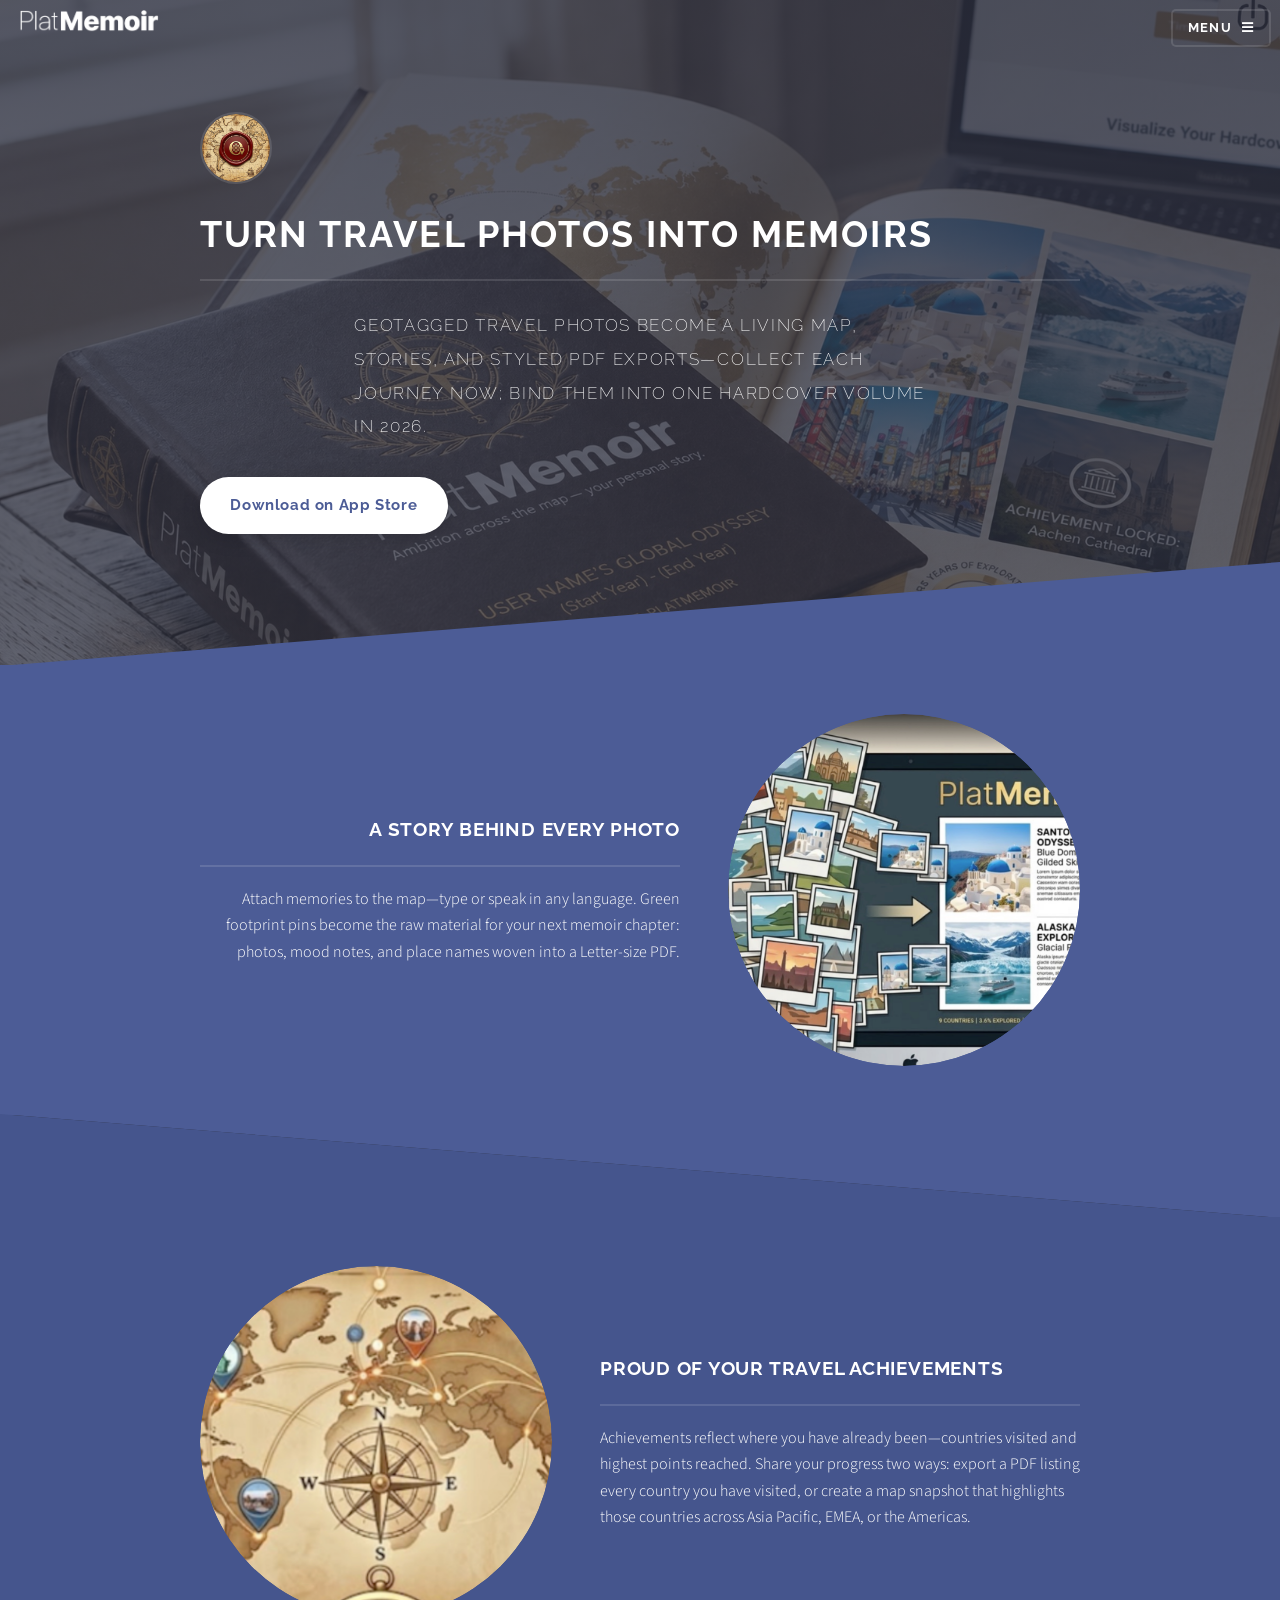
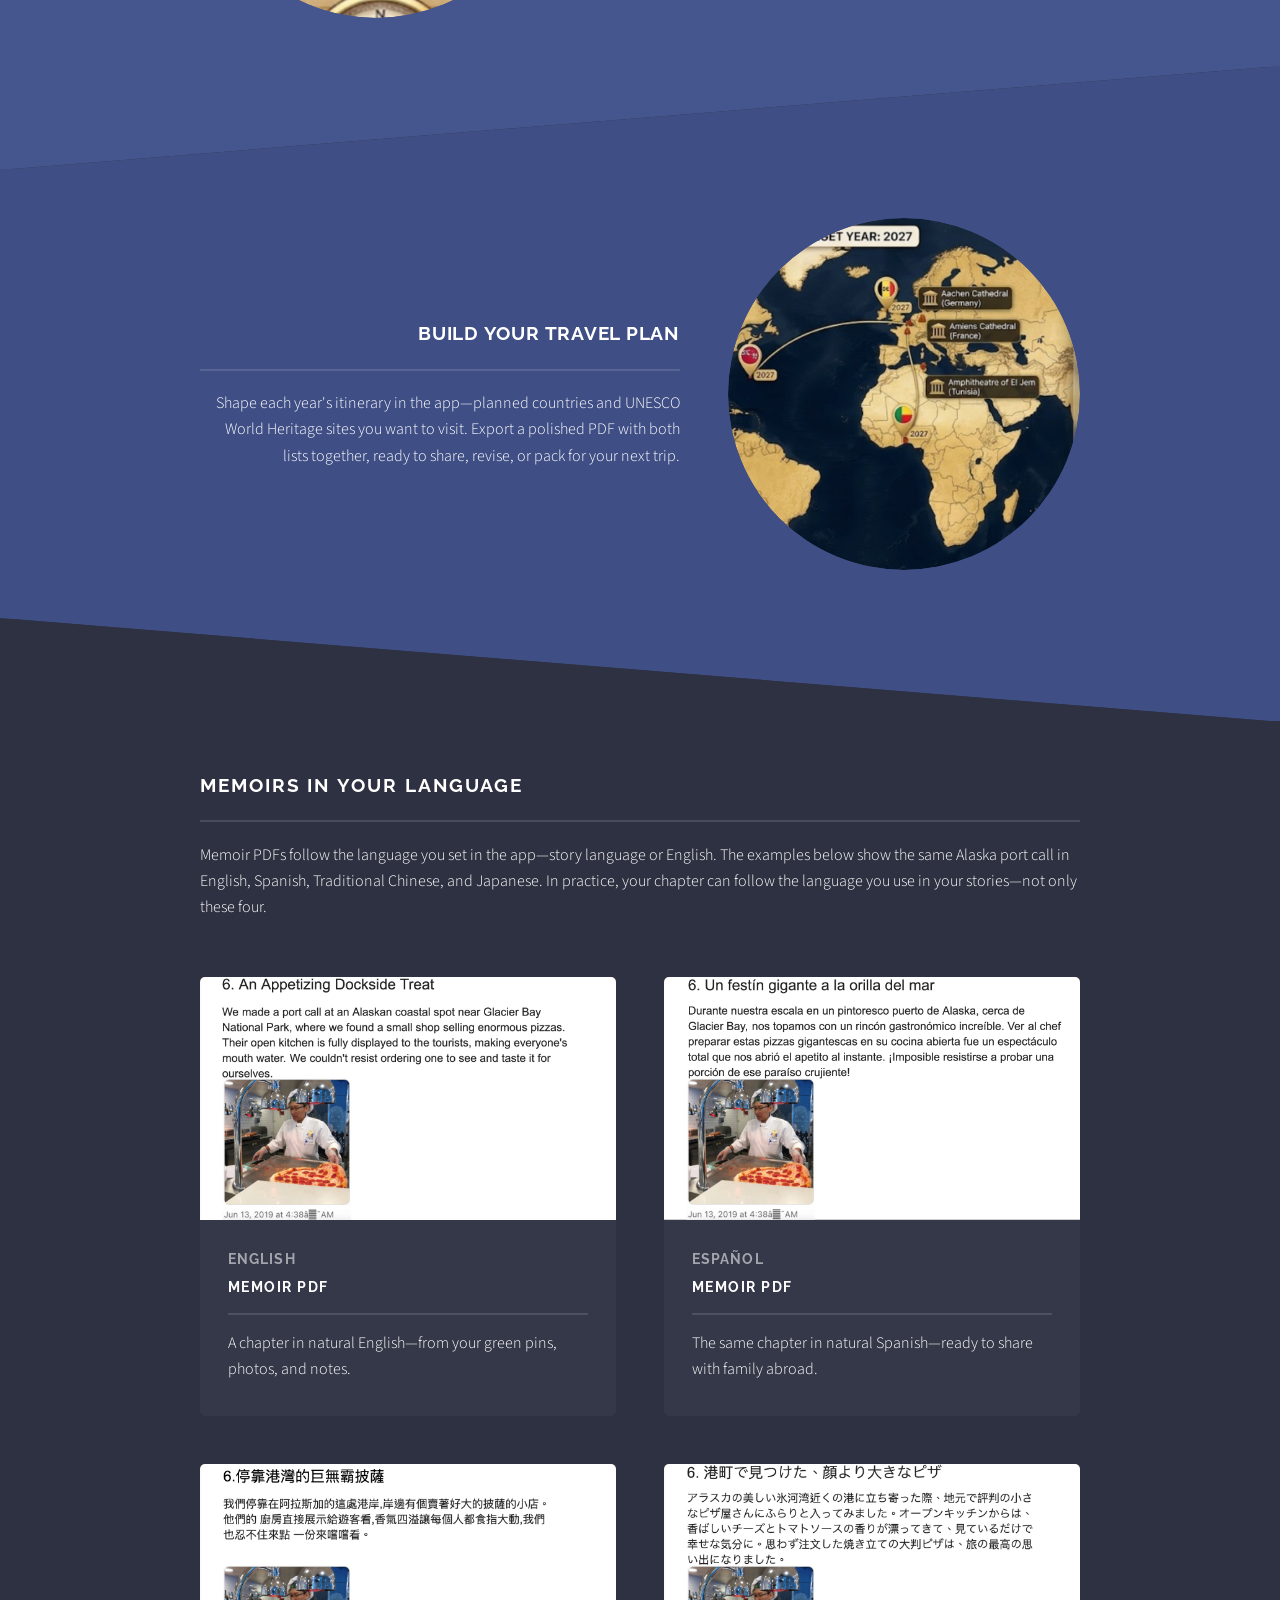
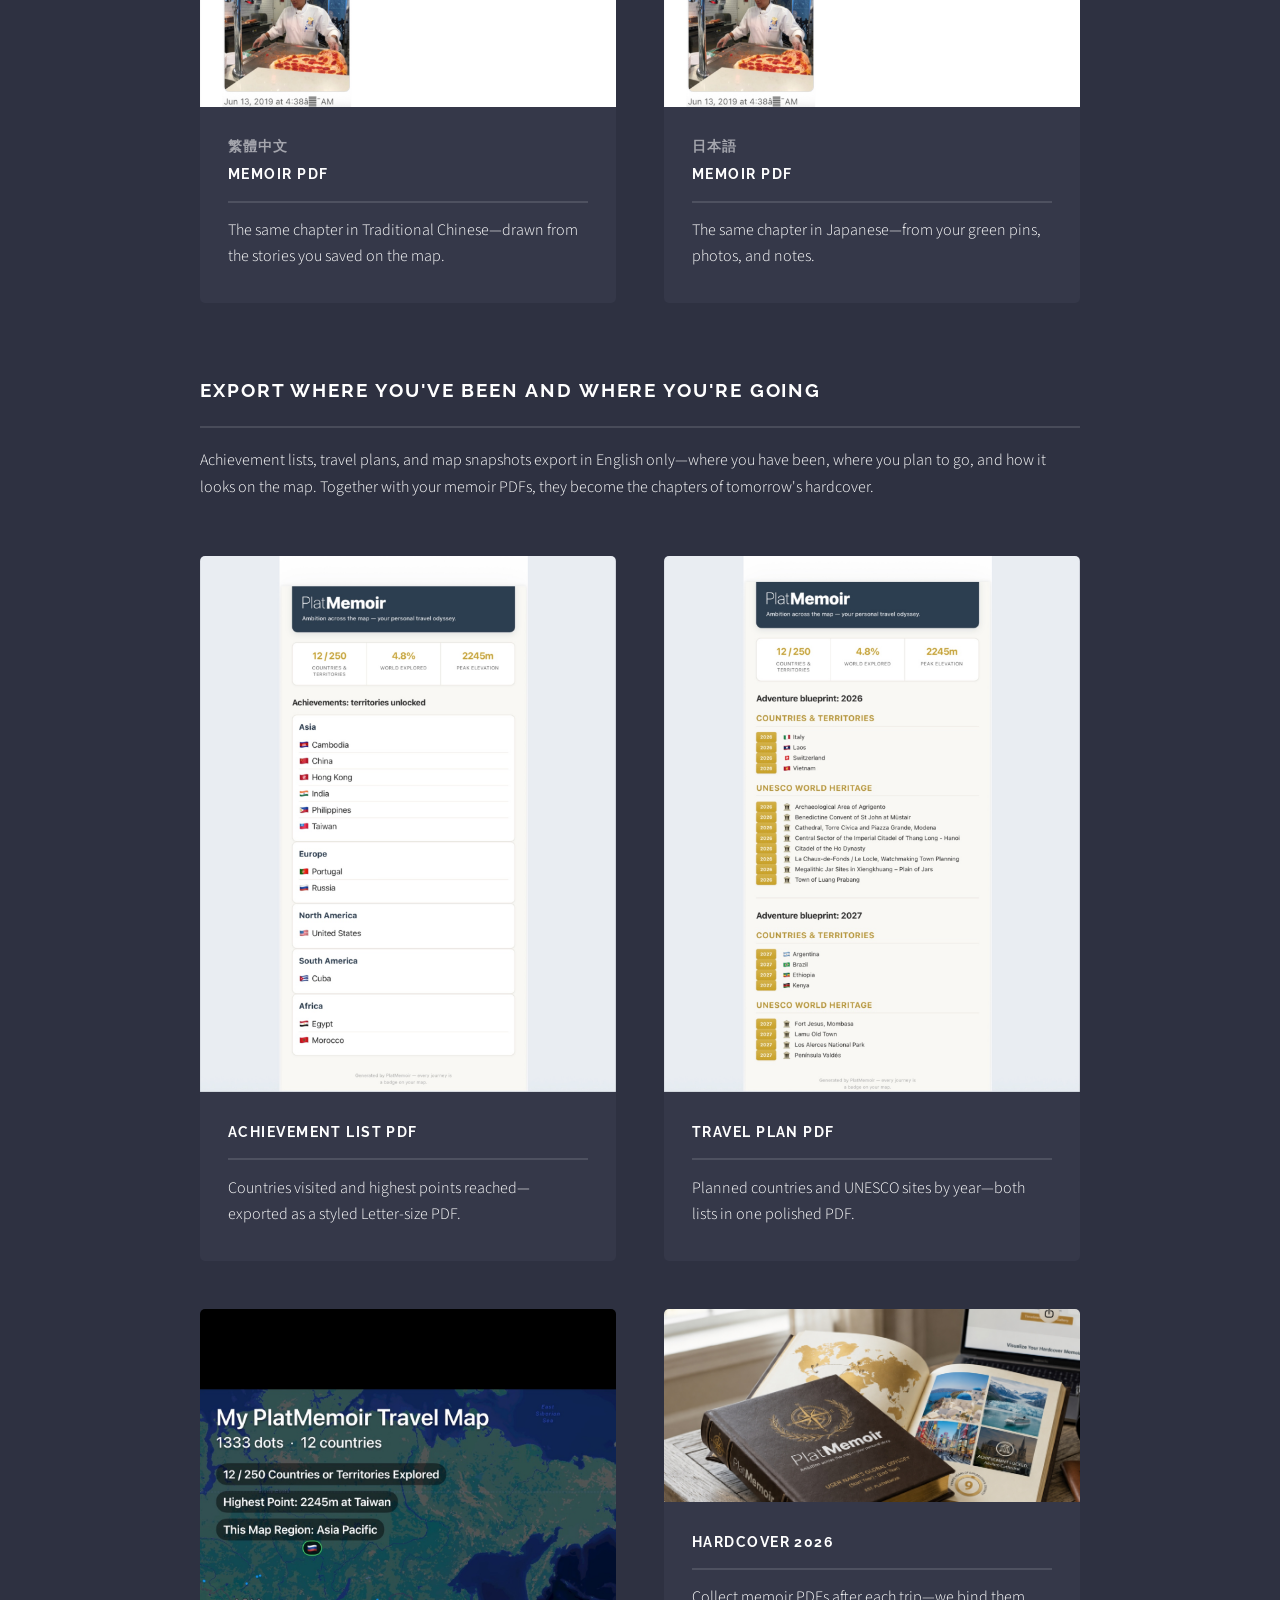
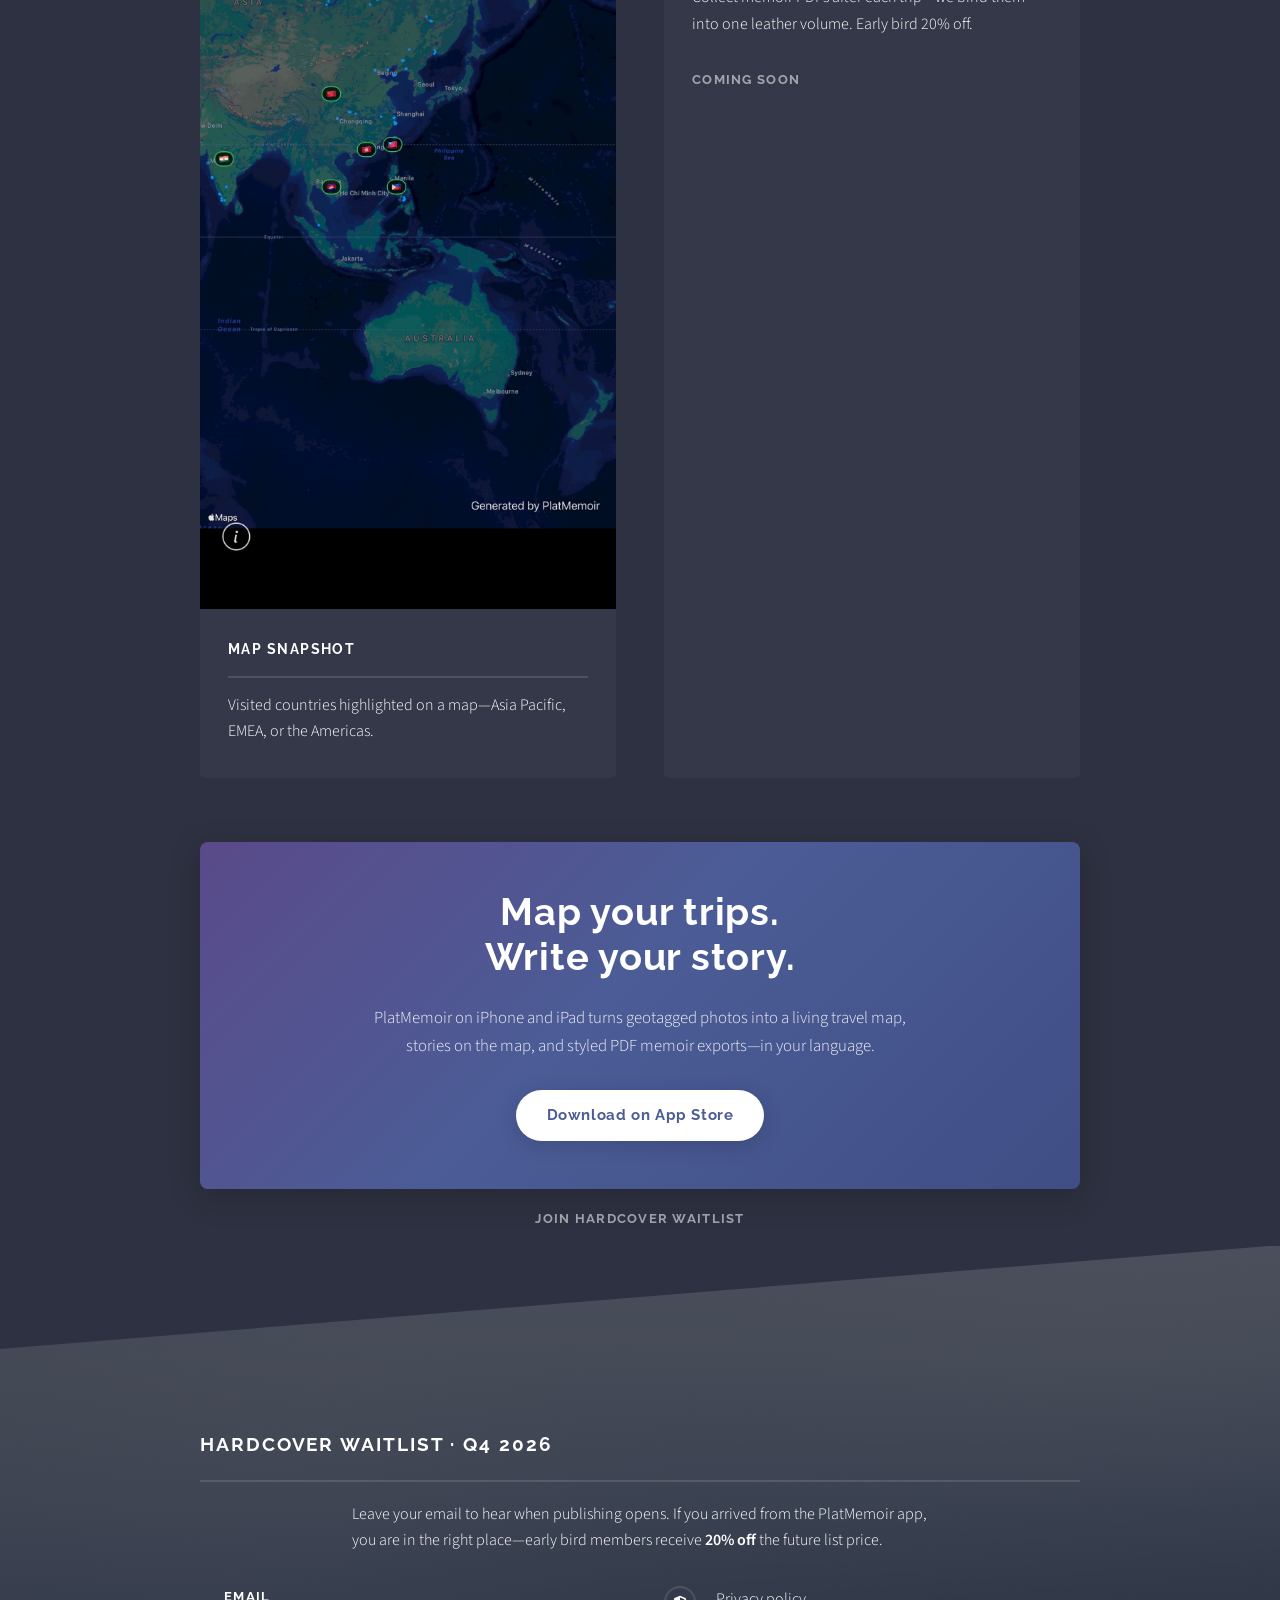
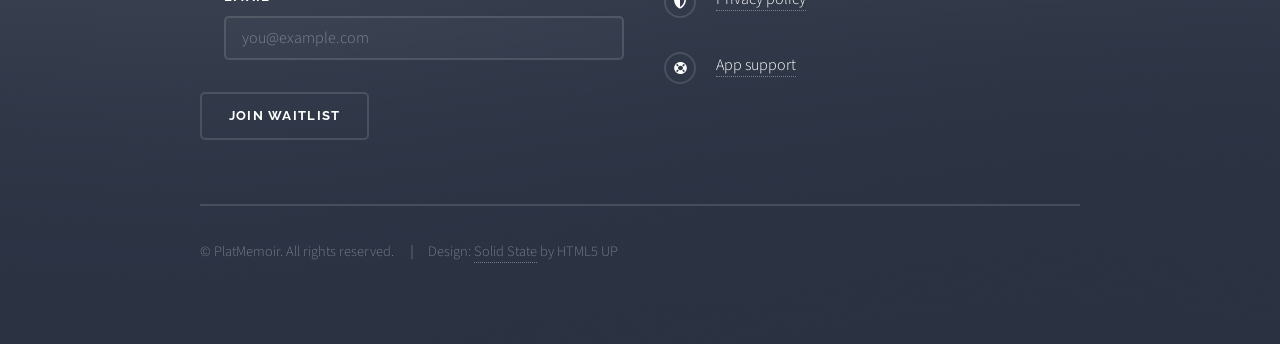
<file: index.html>
<!DOCTYPE HTML>
<!--
	Solid State by HTML5 UP — customized for PlatMemoir
	html5up.net | @ajlkn | CCA 3.0 license
-->
<html lang="en">
	<head>
		<title>PlatMemoir — Turn travel photos into memoirs</title>
		<meta charset="utf-8" />
		<meta name="viewport" content="width=device-width, initial-scale=1, user-scalable=no" />
		<link rel="icon" href="/favicon.ico" sizes="any" />
		<link rel="icon" href="/assets/favicon-32x32.png" type="image/png" sizes="32x32" />
		<link rel="apple-touch-icon" href="/assets/apple-touch-icon.png" />
		<meta name="description" content="PlatMemoir turns geotagged travel photos into a living map, stories, and PDF memoir exports—in your language. Hardcover publishing coming Q4 2026." />
		<link rel="stylesheet" href="/assets/css/main.css" />
		<link rel="stylesheet" href="/assets/css/platmemoir.css" />
		<noscript><link rel="stylesheet" href="/assets/css/noscript.css" /></noscript>
	</head>
	<body class="is-preload">

		<div id="page-wrapper">

			<header id="header" class="alt">
				<h1><a href="/" class="header-logo-link"><img class="header-logo" src="/assets/platmemoir-logo.png" alt="PlatMemoir" /></a></h1>
				<nav>
					<a href="#menu">Menu</a>
				</nav>
			</header>

			<nav id="menu">
				<div class="inner">
					<h2>Menu</h2>
					<ul class="links">
						<li><a href="/">Home</a></li>
						<li><a href="/photobook/">Hardcover 2026</a></li>
						<li><a href="/faq/">FAQ</a></li>
						<li><a href="/privacy/">Privacy</a></li>
						<li><a href="/support/">Support</a></li>
					</ul>
					<a href="#" class="close">Close</a>
				</div>
			</nav>

			<!-- Hero -->
			<section id="banner">
				<div class="inner">
					<div class="logo"><span class="icon icon-app"><img src="/assets/app-icon.jpg" alt="PlatMemoir app icon" /></span></div>
					<h2>Turn travel photos into memoirs</h2>
					<p class="tagline">Geotagged travel photos become a living map, stories, and styled PDF exports—collect each journey now; bind them into one hardcover volume in 2026.</p>
					<p class="hero-app-store">
						<a class="app-store-button" href="https://apps.apple.com/app/platmemoir/id6774896958" target="_blank" rel="noopener noreferrer">Download on App Store</a>
					</p>
				</div>
			</section>

			<section id="wrapper">

				<!-- Mockup #3 — A story behind a photo -->
				<section id="one" class="wrapper spotlight style1">
					<div class="inner">
						<a href="#four" class="image"><img src="/images/pic-story.jpg" alt="Collage of travel photos and a memoir page" /></a>
						<div class="content">
							<h2 class="major">A story behind every photo</h2>
							<p>Attach memories to the map—type or speak in any language. Green footprint pins become the raw material for your next memoir chapter: photos, mood notes, and place names woven into a Letter-size PDF.</p>
						</div>
					</div>
				</section>

				<!-- Mockup #5 — Proud of your travel achievement -->
				<section id="two" class="wrapper alt spotlight style2">
					<div class="inner">
						<a href="#two" class="image"><img src="/images/pic-achievement.jpg" alt="Vintage world map with compass rose" /></a>
						<div class="content">
							<h2 class="major">Proud of your travel achievements</h2>
							<p>Achievements reflect where you have already been—countries visited and highest points reached. Share your progress two ways: export a PDF listing every country you have visited, or create a map snapshot that highlights those countries across Asia Pacific, EMEA, or the Americas.</p>
						</div>
					</div>
				</section>

				<!-- Mockup #7 — Develop your travel plan -->
				<section id="three" class="wrapper spotlight style3">
					<div class="inner">
						<a href="#three" class="image"><img src="/images/pic-plan.jpg" alt="World map with travel routes and destination pins" /></a>
						<div class="content">
							<h2 class="major">Build your travel plan</h2>
							<p>Shape each year's itinerary in the app—planned countries and UNESCO World Heritage sites you want to visit. Export a polished PDF with both lists together, ready to share, revise, or pack for your next trip.</p>
						</div>
					</div>
				</section>

				<!-- Multilingual PDF + other exports -->
				<section id="four" class="wrapper alt style1">
					<div class="inner">
						<h2 class="major">Memoirs in your language</h2>
						<p>Memoir PDFs follow the language you set in the app—story language or English. The examples below show the same Alaska port call in English, Spanish, Traditional Chinese, and Japanese. In practice, your chapter can follow the language you use in your stories—not only these four.</p>
						<section class="features">
							<article>
								<a href="#four" class="image"><img src="/assets/exports/memoir-en.jpg" alt="Memoir PDF export in English" /></a>
								<h3 class="lang-tag">English</h3>
								<h3 class="major">Memoir PDF</h3>
								<p>A chapter in natural English—from your green pins, photos, and notes.</p>
							</article>
							<article>
								<a href="#four" class="image"><img src="/assets/exports/memoir-es.jpg" alt="Memoir PDF export in Spanish" /></a>
								<h3 class="lang-tag">Español</h3>
								<h3 class="major">Memoir PDF</h3>
								<p>The same chapter in natural Spanish—ready to share with family abroad.</p>
							</article>
							<article>
								<a href="#four" class="image"><img src="/assets/exports/memoir-zh.jpg" alt="Memoir PDF export in Chinese" /></a>
								<h3 class="lang-tag">繁體中文</h3>
								<h3 class="major">Memoir PDF</h3>
								<p>The same chapter in Traditional Chinese—drawn from the stories you saved on the map.</p>
							</article>
							<article>
								<a href="#four" class="image"><img src="/assets/exports/memoir-ja.jpg" alt="Memoir PDF export in Japanese" /></a>
								<h3 class="lang-tag">日本語</h3>
								<h3 class="major">Memoir PDF</h3>
								<p>The same chapter in Japanese—from your green pins, photos, and notes.</p>
							</article>
						</section>
						<h2 class="major">Export where you've been and where you're going</h2>
						<p>Achievement lists, travel plans, and map snapshots export in English only—where you have been, where you plan to go, and how it looks on the map. Together with your memoir PDFs, they become the chapters of tomorrow's hardcover.</p>
						<section class="features">
							<article>
								<a href="#four" class="image"><img src="/assets/exports/export-achievement.jpg" alt="Achievement list PDF export" /></a>
								<h3 class="major">Achievement list PDF</h3>
								<p>Countries visited and highest points reached—exported as a styled Letter-size PDF.</p>
							</article>
							<article>
								<a href="#four" class="image"><img src="/assets/exports/export-plan.jpg" alt="Travel plan PDF export" /></a>
								<h3 class="major">Travel plan PDF</h3>
								<p>Planned countries and UNESCO sites by year—both lists in one polished PDF.</p>
							</article>
							<article>
								<a href="#four" class="image"><img src="/assets/exports/export-map.jpg" alt="Map snapshot export" /></a>
								<h3 class="major">Map snapshot</h3>
								<p>Visited countries highlighted on a map—Asia Pacific, EMEA, or the Americas.</p>
							</article>
							<article>
								<span class="image"><img src="/images/hero-hardcover.jpg" alt="Hardcover memoir preview" /></span>
								<h3 class="major">Hardcover 2026</h3>
								<p>Collect memoir PDFs after each trip—we bind them into one leather volume. Early bird 20% off.</p>
								<p class="status-label">Coming soon</p>
							</article>
						</section>
						<section class="app-store-promo" aria-labelledby="app-store-promo-title">
							<h2 class="app-store-promo-title" id="app-store-promo-title">Map your trips.<br/>Write your story.</h2>
							<p class="app-store-promo-lead">PlatMemoir on iPhone and iPad turns geotagged photos into a living travel map, stories on the map, and styled PDF memoir exports—in your language.</p>
							<a id="app-store-link" class="app-store-button" href="https://apps.apple.com/app/platmemoir/id6774896958" target="_blank" rel="noopener noreferrer">Download on App Store</a>
						</section>
						<p class="waitlist-status">Join hardcover waitlist</p>
					</div>
				</section>

			</section>

			<!-- Footer: email waitlist -->
			<section id="footer">
				<div class="inner">
					<h2 class="major">Hardcover waitlist · Q4 2026</h2>
					<p class="waitlist-note">Leave your email to hear when publishing opens. If you arrived from the PlatMemoir app, you are in the right place—early bird members receive <strong>20% off</strong> the future list price.</p>
					<form class="waitlist-form" data-source="homepage" id="waitlist-form">
						<input type="hidden" name="source" value="homepage" />
						<input type="hidden" name="utm_source" value="" />
						<input type="hidden" name="utm_medium" value="" />
						<input type="hidden" name="_subject" value="PlatMemoir hardcover waitlist (homepage)" />
						<div class="fields field-narrow">
							<div class="field">
								<label for="email">Email</label>
								<input type="email" name="email" id="email" placeholder="you@example.com" required />
							</div>
						</div>
						<ul class="actions">
							<li><input type="submit" value="Join waitlist" /></li>
						</ul>
					</form>
					<ul class="contact">
						<li class="icon solid fa-shield-alt"><a href="/privacy/">Privacy policy</a></li>
						<li class="icon solid fa-life-ring"><a href="/support/">App support</a></li>
					</ul>
					<ul class="copyright">
						<li>&copy; PlatMemoir. All rights reserved.</li>
						<li>Design: <a href="https://html5up.net/solid-state">Solid State</a> by HTML5 UP</li>
					</ul>
				</div>
			</section>

		</div>

		<script src="/assets/js/jquery.min.js"></script>
		<script src="/assets/js/jquery.scrollex.min.js"></script>
		<script src="/assets/js/browser.min.js"></script>
		<script src="/assets/js/breakpoints.min.js"></script>
		<script src="/assets/js/util.js"></script>
		<script src="/assets/js/main.js"></script>
		<script src="/assets/waitlist-config.js"></script>
		<script src="/assets/waitlist.js"></script>
		<script src="/assets/app-store.js"></script>
	</body>
</html>
</file>
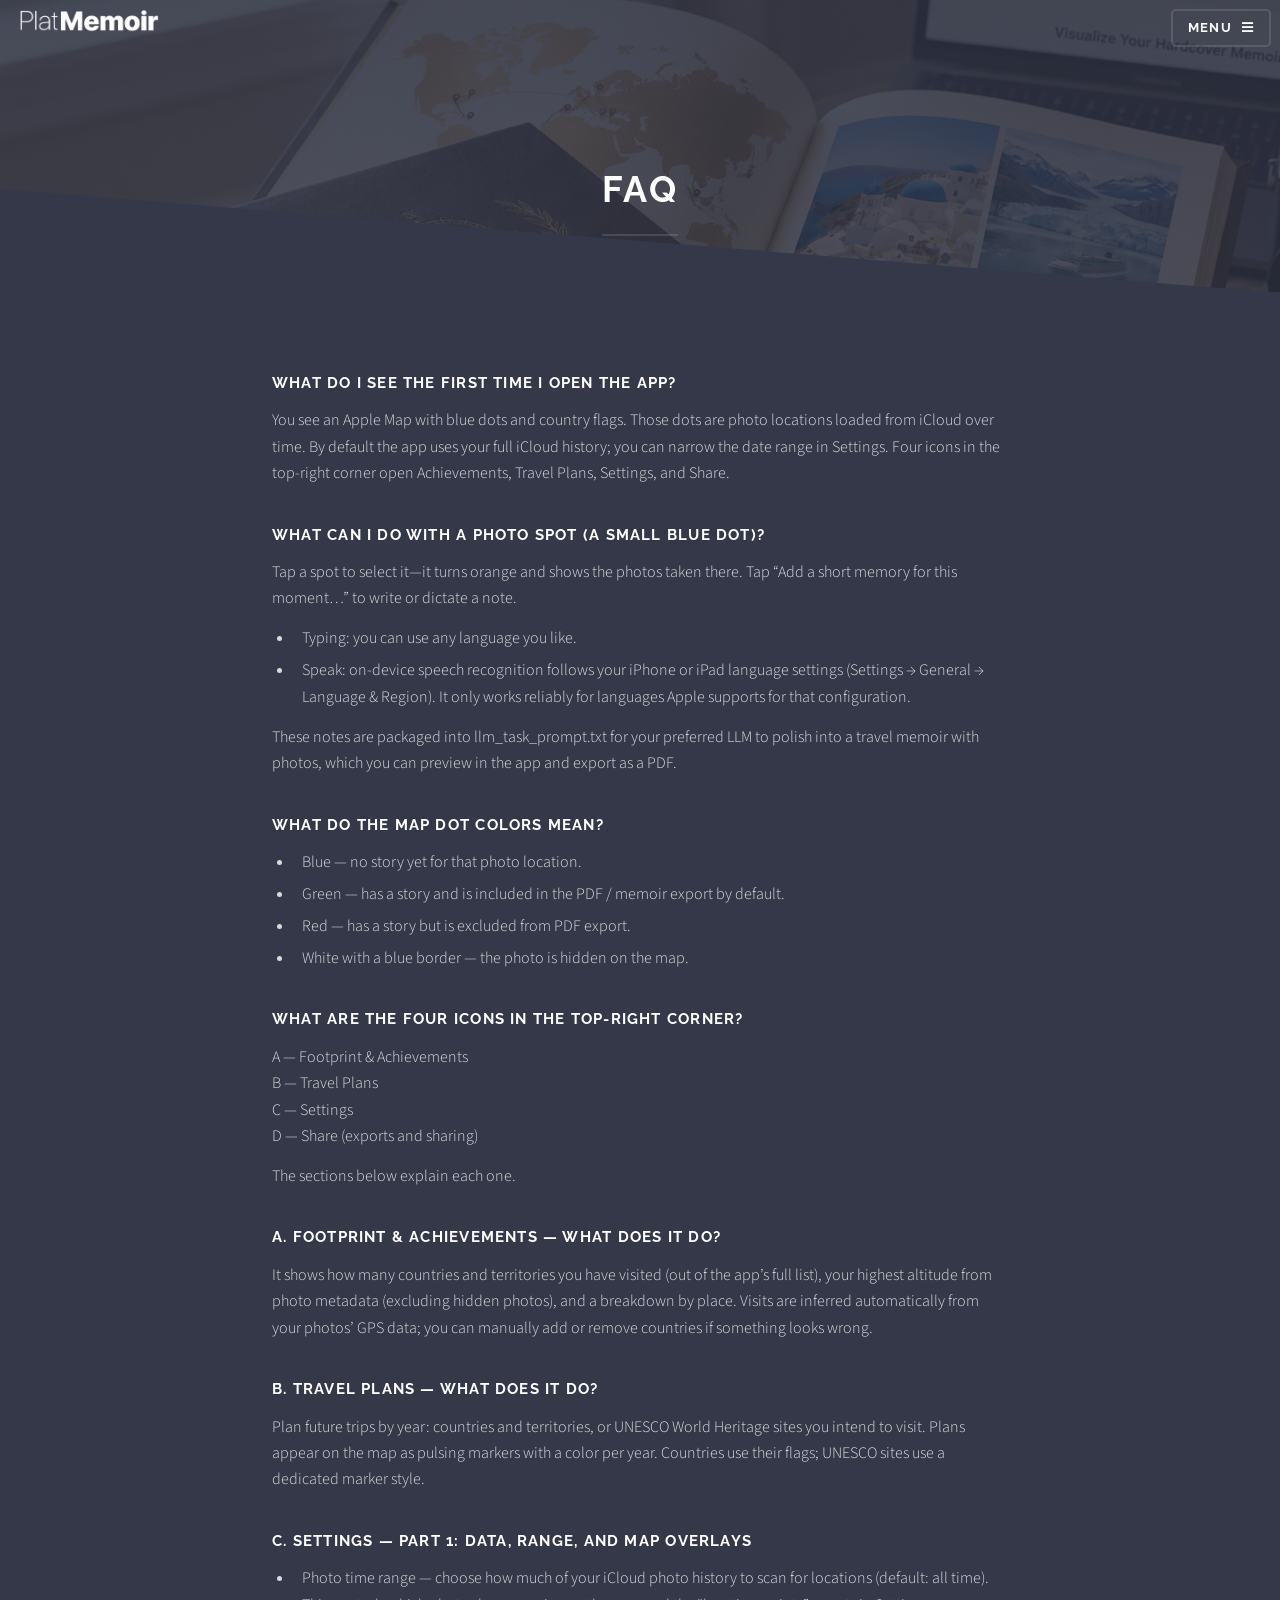
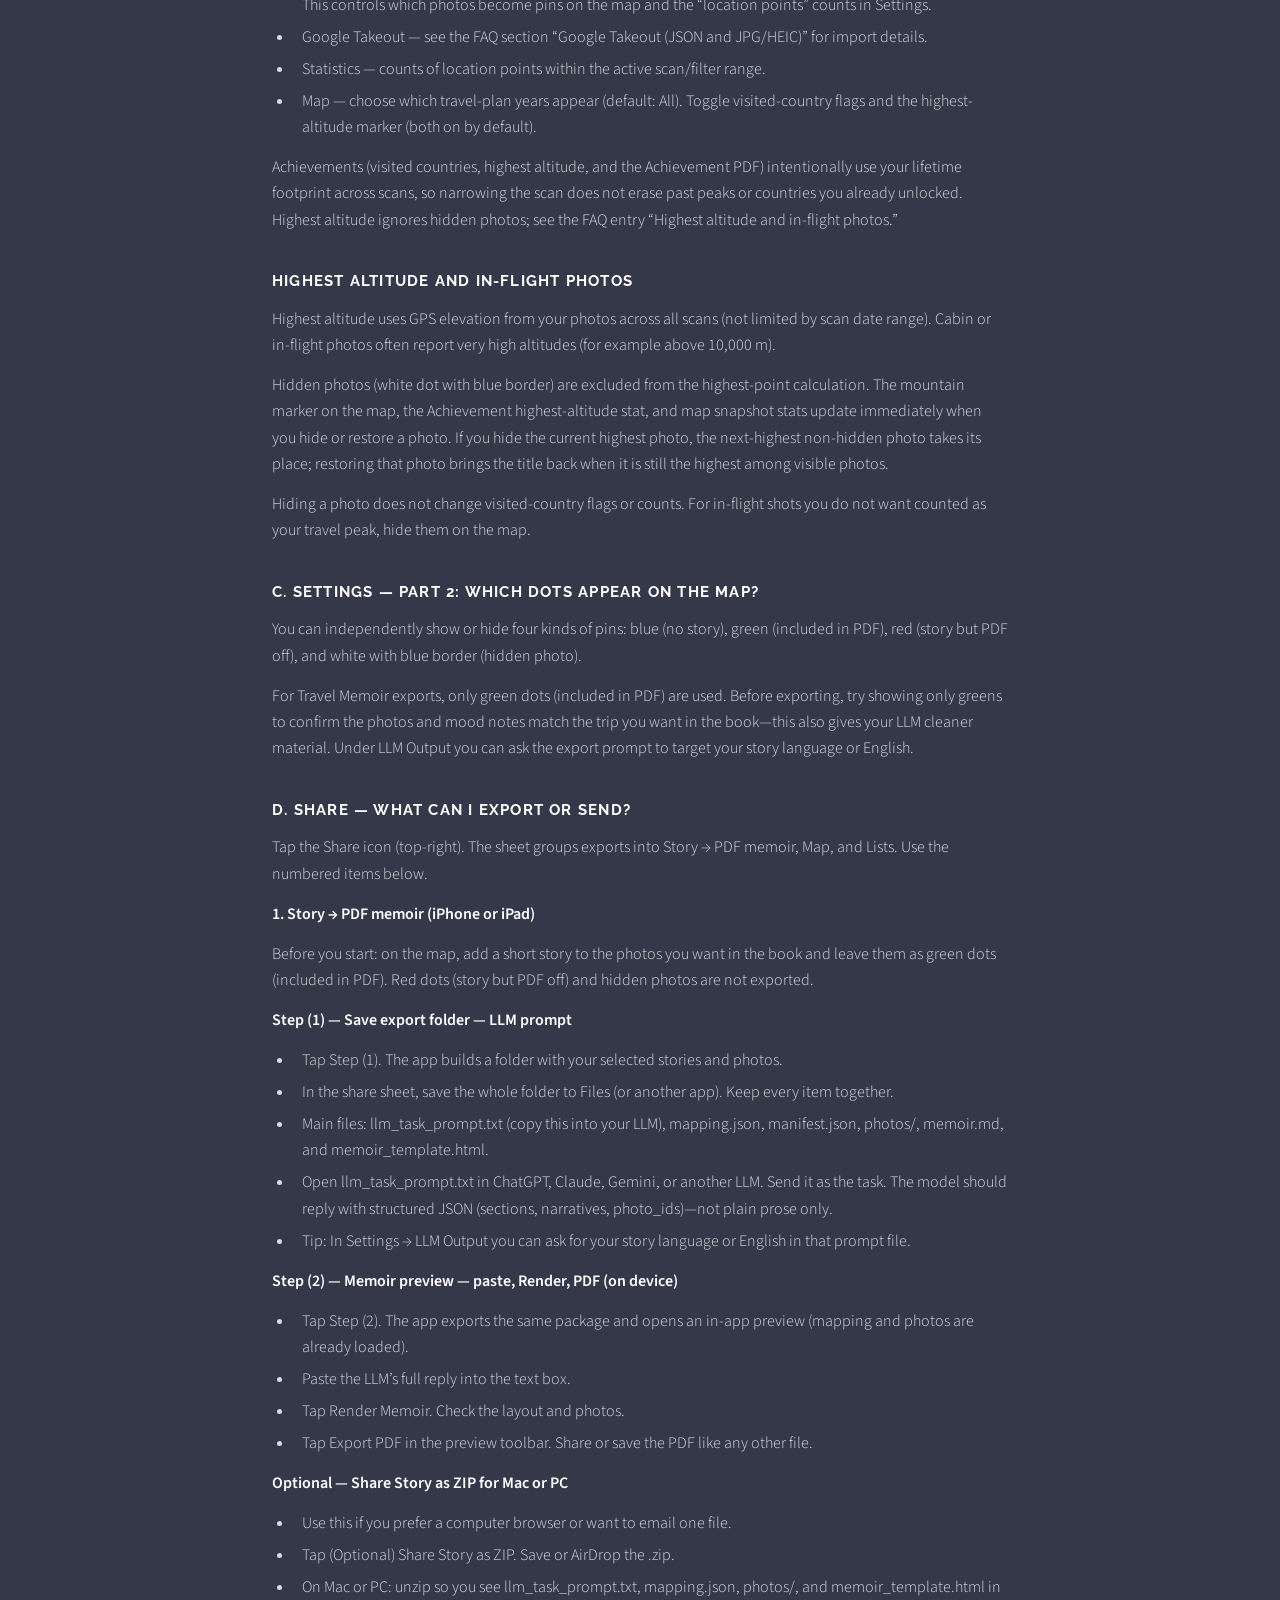
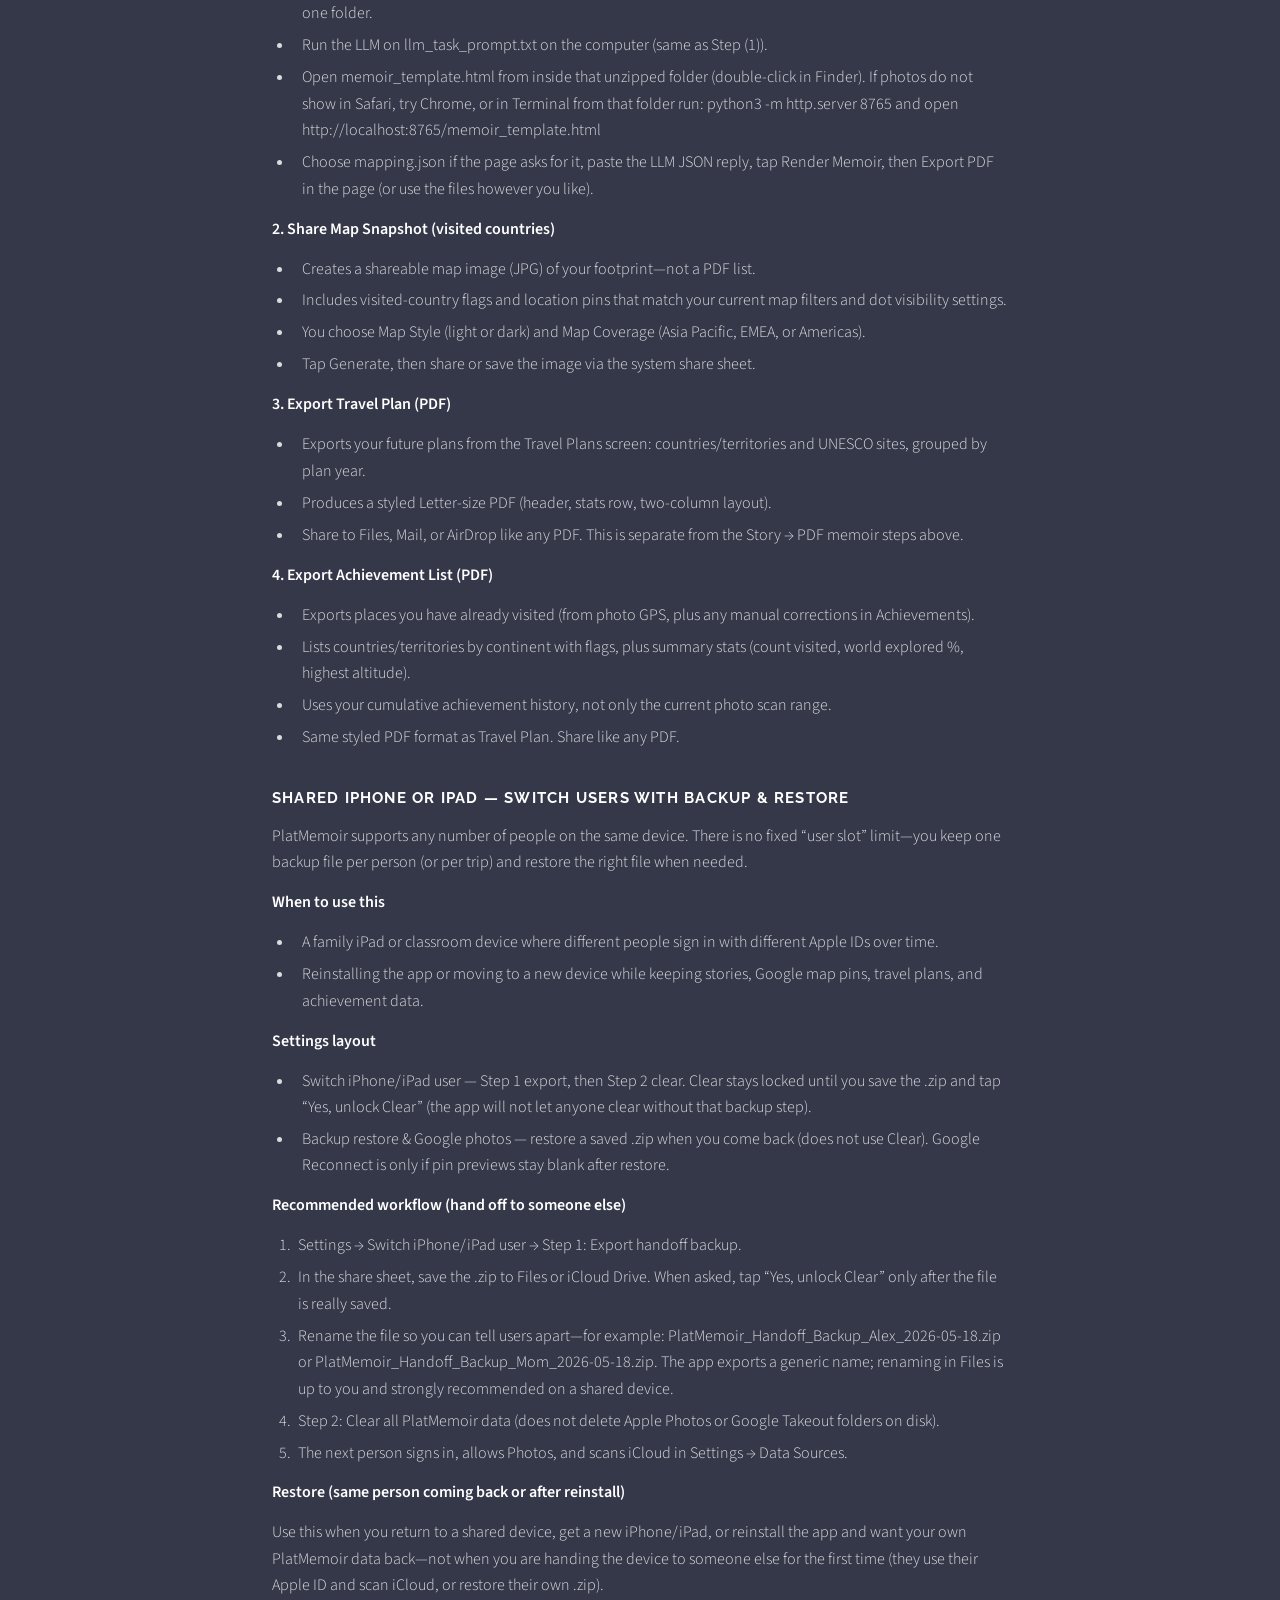
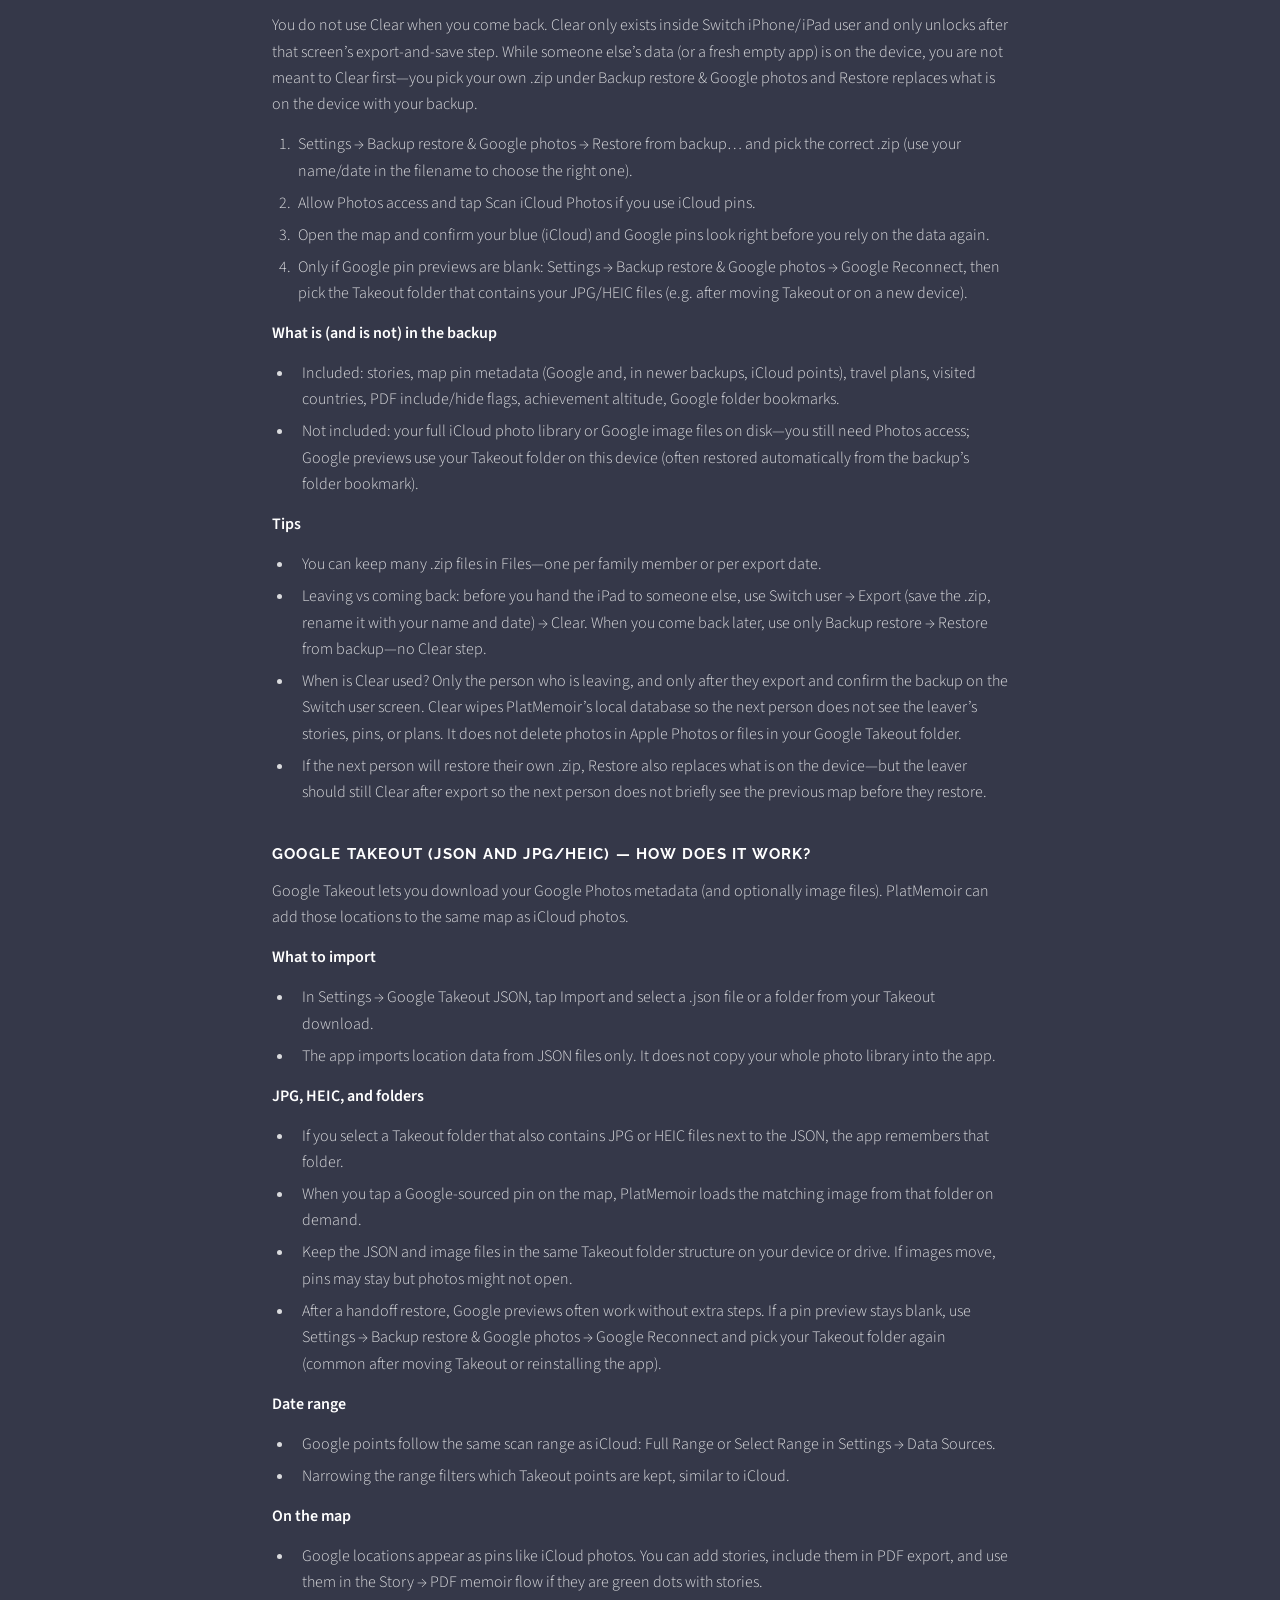
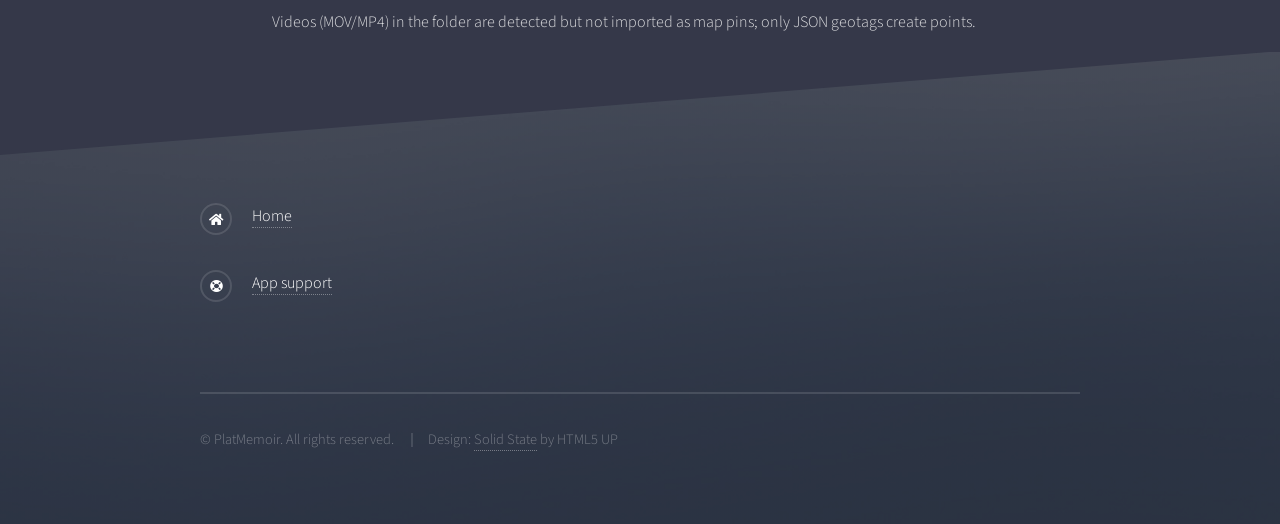
<file: faq/index.html>
<!DOCTYPE html>
<html lang="en">
<head>
  <meta charset="utf-8"/>
  <meta name="viewport" content="width=device-width, initial-scale=1, user-scalable=no"/>
  <link rel="icon" href="/favicon.ico" sizes="any"/>
  <link rel="icon" href="/assets/favicon-32x32.png" type="image/png" sizes="32x32"/>
  <link rel="apple-touch-icon" href="/assets/apple-touch-icon.png"/>
  <title>FAQ — PlatMemoir</title>
  <link rel="stylesheet" href="/assets/css/main.css"/>
  <link rel="stylesheet" href="/assets/css/platmemoir.css"/>
  <noscript><link rel="stylesheet" href="/assets/css/noscript.css"/></noscript>
</head>
<body class="is-preload">

  <div id="page-wrapper">

    <header id="header" class="alt">
      <h1><a href="/" class="header-logo-link"><img class="header-logo" src="/assets/platmemoir-logo.png" alt="PlatMemoir"/></a></h1>
      <nav>
        <a href="#menu">Menu</a>
      </nav>
    </header>

    <nav id="menu">
      <div class="inner">
        <h2>Menu</h2>
        <ul class="links">
          <li><a href="/">Home</a></li>
          <li><a href="/photobook/">Hardcover 2026</a></li>
          <li><a href="/faq/">FAQ</a></li>
          <li><a href="/privacy/">Privacy</a></li>
          <li><a href="/support/">Support</a></li>
        </ul>
        <a href="#" class="close">Close</a>
      </div>
    </nav>

    <section id="banner" class="page-sub-banner">
      <div class="inner">
        <h2>FAQ</h2>
      </div>
    </section>

    <section id="wrapper">
      <section class="wrapper alt style2 page-content">
        <div class="inner">

          <div class="faq-item">
            <h3 class="faq-question">What do I see the first time I open the app?</h3>
            <div class="faq-answer">
              <p>You see an Apple Map with blue dots and country flags. Those dots are photo locations loaded from iCloud over time. By default the app uses your full iCloud history; you can narrow the date range in Settings. Four icons in the top-right corner open Achievements, Travel Plans, Settings, and Share.</p>
            </div>
          </div>

          <div class="faq-item">
            <h3 class="faq-question">What can I do with a photo spot (a small blue dot)?</h3>
            <div class="faq-answer">
              <p>Tap a spot to select it—it turns orange and shows the photos taken there. Tap “Add a short memory for this moment…” to write or dictate a note.</p>
              <ul>
                <li>Typing: you can use any language you like.</li>
                <li>Speak: on-device speech recognition follows your iPhone or iPad language settings (Settings → General → Language &amp; Region). It only works reliably for languages Apple supports for that configuration.</li>
              </ul>
              <p>These notes are packaged into llm_task_prompt.txt for your preferred LLM to polish into a travel memoir with photos, which you can preview in the app and export as a PDF.</p>
            </div>
          </div>

          <div class="faq-item">
            <h3 class="faq-question">What do the map dot colors mean?</h3>
            <div class="faq-answer">
              <ul>
                <li>Blue — no story yet for that photo location.</li>
                <li>Green — has a story and is included in the PDF / memoir export by default.</li>
                <li>Red — has a story but is excluded from PDF export.</li>
                <li>White with a blue border — the photo is hidden on the map.</li>
              </ul>
            </div>
          </div>

          <div class="faq-item">
            <h3 class="faq-question">What are the four icons in the top-right corner?</h3>
            <div class="faq-answer">
              <p>A — Footprint &amp; Achievements<br/>
              B — Travel Plans<br/>
              C — Settings<br/>
              D — Share (exports and sharing)</p>
              <p>The sections below explain each one.</p>
            </div>
          </div>

          <div class="faq-item">
            <h3 class="faq-question">A. Footprint &amp; Achievements — what does it do?</h3>
            <div class="faq-answer">
              <p>It shows how many countries and territories you have visited (out of the app’s full list), your highest altitude from photo metadata (excluding hidden photos), and a breakdown by place. Visits are inferred automatically from your photos’ GPS data; you can manually add or remove countries if something looks wrong.</p>
            </div>
          </div>

          <div class="faq-item">
            <h3 class="faq-question">B. Travel Plans — what does it do?</h3>
            <div class="faq-answer">
              <p>Plan future trips by year: countries and territories, or UNESCO World Heritage sites you intend to visit. Plans appear on the map as pulsing markers with a color per year. Countries use their flags; UNESCO sites use a dedicated marker style.</p>
            </div>
          </div>

          <div class="faq-item">
            <h3 class="faq-question">C. Settings — Part 1: data, range, and map overlays</h3>
            <div class="faq-answer">
              <ul>
                <li>Photo time range — choose how much of your iCloud photo history to scan for locations (default: all time). This controls which photos become pins on the map and the “location points” counts in Settings.</li>
                <li>Google Takeout — see the FAQ section “Google Takeout (JSON and JPG/HEIC)” for import details.</li>
                <li>Statistics — counts of location points within the active scan/filter range.</li>
                <li>Map — choose which travel-plan years appear (default: All). Toggle visited-country flags and the highest-altitude marker (both on by default).</li>
              </ul>
              <p>Achievements (visited countries, highest altitude, and the Achievement PDF) intentionally use your lifetime footprint across scans, so narrowing the scan does not erase past peaks or countries you already unlocked. Highest altitude ignores hidden photos; see the FAQ entry “Highest altitude and in-flight photos.”</p>
            </div>
          </div>

          <div class="faq-item">
            <h3 class="faq-question">Highest altitude and in-flight photos</h3>
            <div class="faq-answer">
              <p>Highest altitude uses GPS elevation from your photos across all scans (not limited by scan date range). Cabin or in-flight photos often report very high altitudes (for example above 10,000 m).</p>
              <p>Hidden photos (white dot with blue border) are excluded from the highest-point calculation. The mountain marker on the map, the Achievement highest-altitude stat, and map snapshot stats update immediately when you hide or restore a photo. If you hide the current highest photo, the next-highest non-hidden photo takes its place; restoring that photo brings the title back when it is still the highest among visible photos.</p>
              <p>Hiding a photo does not change visited-country flags or counts. For in-flight shots you do not want counted as your travel peak, hide them on the map.</p>
            </div>
          </div>

          <div class="faq-item">
            <h3 class="faq-question">C. Settings — Part 2: which dots appear on the map?</h3>
            <div class="faq-answer">
              <p>You can independently show or hide four kinds of pins: blue (no story), green (included in PDF), red (story but PDF off), and white with blue border (hidden photo).</p>
              <p>For Travel Memoir exports, only green dots (included in PDF) are used. Before exporting, try showing only greens to confirm the photos and mood notes match the trip you want in the book—this also gives your LLM cleaner material. Under LLM Output you can ask the export prompt to target your story language or English.</p>
            </div>
          </div>

          <div class="faq-item">
            <h3 class="faq-question">D. Share — what can I export or send?</h3>
            <div class="faq-answer">
              <p>Tap the Share icon (top-right). The sheet groups exports into Story → PDF memoir, Map, and Lists. Use the numbered items below.</p>

              <p><strong>1. Story → PDF memoir (iPhone or iPad)</strong></p>
              <p>Before you start: on the map, add a short story to the photos you want in the book and leave them as green dots (included in PDF). Red dots (story but PDF off) and hidden photos are not exported.</p>

              <p><strong>Step (1) — Save export folder — LLM prompt</strong></p>
              <ul>
                <li>Tap Step (1). The app builds a folder with your selected stories and photos.</li>
                <li>In the share sheet, save the whole folder to Files (or another app). Keep every item together.</li>
                <li>Main files: llm_task_prompt.txt (copy this into your LLM), mapping.json, manifest.json, photos/, memoir.md, and memoir_template.html.</li>
                <li>Open llm_task_prompt.txt in ChatGPT, Claude, Gemini, or another LLM. Send it as the task. The model should reply with structured JSON (sections, narratives, photo_ids)—not plain prose only.</li>
                <li>Tip: In Settings → LLM Output you can ask for your story language or English in that prompt file.</li>
              </ul>

              <p><strong>Step (2) — Memoir preview — paste, Render, PDF (on device)</strong></p>
              <ul>
                <li>Tap Step (2). The app exports the same package and opens an in-app preview (mapping and photos are already loaded).</li>
                <li>Paste the LLM’s full reply into the text box.</li>
                <li>Tap Render Memoir. Check the layout and photos.</li>
                <li>Tap Export PDF in the preview toolbar. Share or save the PDF like any other file.</li>
              </ul>

              <p><strong>Optional — Share Story as ZIP for Mac or PC</strong></p>
              <ul>
                <li>Use this if you prefer a computer browser or want to email one file.</li>
                <li>Tap (Optional) Share Story as ZIP. Save or AirDrop the .zip.</li>
                <li>On Mac or PC: unzip so you see llm_task_prompt.txt, mapping.json, photos/, and memoir_template.html in one folder.</li>
                <li>Run the LLM on llm_task_prompt.txt on the computer (same as Step (1)).</li>
                <li>Open memoir_template.html from inside that unzipped folder (double-click in Finder). If photos do not show in Safari, try Chrome, or in Terminal from that folder run: python3 -m http.server 8765 and open http://localhost:8765/memoir_template.html</li>
                <li>Choose mapping.json if the page asks for it, paste the LLM JSON reply, tap Render Memoir, then Export PDF in the page (or use the files however you like).</li>
              </ul>

              <p><strong>2. Share Map Snapshot (visited countries)</strong></p>
              <ul>
                <li>Creates a shareable map image (JPG) of your footprint—not a PDF list.</li>
                <li>Includes visited-country flags and location pins that match your current map filters and dot visibility settings.</li>
                <li>You choose Map Style (light or dark) and Map Coverage (Asia Pacific, EMEA, or Americas).</li>
                <li>Tap Generate, then share or save the image via the system share sheet.</li>
              </ul>

              <p><strong>3. Export Travel Plan (PDF)</strong></p>
              <ul>
                <li>Exports your future plans from the Travel Plans screen: countries/territories and UNESCO sites, grouped by plan year.</li>
                <li>Produces a styled Letter-size PDF (header, stats row, two-column layout).</li>
                <li>Share to Files, Mail, or AirDrop like any PDF. This is separate from the Story → PDF memoir steps above.</li>
              </ul>

              <p><strong>4. Export Achievement List (PDF)</strong></p>
              <ul>
                <li>Exports places you have already visited (from photo GPS, plus any manual corrections in Achievements).</li>
                <li>Lists countries/territories by continent with flags, plus summary stats (count visited, world explored %, highest altitude).</li>
                <li>Uses your cumulative achievement history, not only the current photo scan range.</li>
                <li>Same styled PDF format as Travel Plan. Share like any PDF.</li>
              </ul>
            </div>
          </div>

          <div class="faq-item">
            <h3 class="faq-question">Shared iPhone or iPad — switch users with backup &amp; restore</h3>
            <div class="faq-answer">
              <p>PlatMemoir supports any number of people on the same device. There is no fixed “user slot” limit—you keep one backup file per person (or per trip) and restore the right file when needed.</p>

              <p><strong>When to use this</strong></p>
              <ul>
                <li>A family iPad or classroom device where different people sign in with different Apple IDs over time.</li>
                <li>Reinstalling the app or moving to a new device while keeping stories, Google map pins, travel plans, and achievement data.</li>
              </ul>

              <p><strong>Settings layout</strong></p>
              <ul>
                <li>Switch iPhone/iPad user — Step 1 export, then Step 2 clear. Clear stays locked until you save the .zip and tap “Yes, unlock Clear” (the app will not let anyone clear without that backup step).</li>
                <li>Backup restore &amp; Google photos — restore a saved .zip when you come back (does not use Clear). Google Reconnect is only if pin previews stay blank after restore.</li>
              </ul>

              <p><strong>Recommended workflow (hand off to someone else)</strong></p>
              <ol>
                <li>Settings → Switch iPhone/iPad user → Step 1: Export handoff backup.</li>
                <li>In the share sheet, save the .zip to Files or iCloud Drive. When asked, tap “Yes, unlock Clear” only after the file is really saved.</li>
                <li>Rename the file so you can tell users apart—for example: PlatMemoir_Handoff_Backup_Alex_2026-05-18.zip or PlatMemoir_Handoff_Backup_Mom_2026-05-18.zip. The app exports a generic name; renaming in Files is up to you and strongly recommended on a shared device.</li>
                <li>Step 2: Clear all PlatMemoir data (does not delete Apple Photos or Google Takeout folders on disk).</li>
                <li>The next person signs in, allows Photos, and scans iCloud in Settings → Data Sources.</li>
              </ol>

              <p><strong>Restore (same person coming back or after reinstall)</strong></p>
              <p>Use this when you return to a shared device, get a new iPhone/iPad, or reinstall the app and want your own PlatMemoir data back—not when you are handing the device to someone else for the first time (they use their Apple ID and scan iCloud, or restore their own .zip).</p>
              <p>You do not use Clear when you come back. Clear only exists inside Switch iPhone/iPad user and only unlocks after that screen’s export-and-save step. While someone else’s data (or a fresh empty app) is on the device, you are not meant to Clear first—you pick your own .zip under Backup restore &amp; Google photos and Restore replaces what is on the device with your backup.</p>
              <ol>
                <li>Settings → Backup restore &amp; Google photos → Restore from backup… and pick the correct .zip (use your name/date in the filename to choose the right one).</li>
                <li>Allow Photos access and tap Scan iCloud Photos if you use iCloud pins.</li>
                <li>Open the map and confirm your blue (iCloud) and Google pins look right before you rely on the data again.</li>
                <li>Only if Google pin previews are blank: Settings → Backup restore &amp; Google photos → Google Reconnect, then pick the Takeout folder that contains your JPG/HEIC files (e.g. after moving Takeout or on a new device).</li>
              </ol>

              <p><strong>What is (and is not) in the backup</strong></p>
              <ul>
                <li>Included: stories, map pin metadata (Google and, in newer backups, iCloud points), travel plans, visited countries, PDF include/hide flags, achievement altitude, Google folder bookmarks.</li>
                <li>Not included: your full iCloud photo library or Google image files on disk—you still need Photos access; Google previews use your Takeout folder on this device (often restored automatically from the backup’s folder bookmark).</li>
              </ul>

              <p><strong>Tips</strong></p>
              <ul>
                <li>You can keep many .zip files in Files—one per family member or per export date.</li>
                <li>Leaving vs coming back: before you hand the iPad to someone else, use Switch user → Export (save the .zip, rename it with your name and date) → Clear. When you come back later, use only Backup restore → Restore from backup—no Clear step.</li>
                <li>When is Clear used? Only the person who is leaving, and only after they export and confirm the backup on the Switch user screen. Clear wipes PlatMemoir’s local database so the next person does not see the leaver’s stories, pins, or plans. It does not delete photos in Apple Photos or files in your Google Takeout folder.</li>
                <li>If the next person will restore their own .zip, Restore also replaces what is on the device—but the leaver should still Clear after export so the next person does not briefly see the previous map before they restore.</li>
              </ul>
            </div>
          </div>

          <div class="faq-item">
            <h3 class="faq-question">Google Takeout (JSON and JPG/HEIC) — how does it work?</h3>
            <div class="faq-answer">
              <p>Google Takeout lets you download your Google Photos metadata (and optionally image files). PlatMemoir can add those locations to the same map as iCloud photos.</p>

              <p><strong>What to import</strong></p>
              <ul>
                <li>In Settings → Google Takeout JSON, tap Import and select a .json file or a folder from your Takeout download.</li>
                <li>The app imports location data from JSON files only. It does not copy your whole photo library into the app.</li>
              </ul>

              <p><strong>JPG, HEIC, and folders</strong></p>
              <ul>
                <li>If you select a Takeout folder that also contains JPG or HEIC files next to the JSON, the app remembers that folder.</li>
                <li>When you tap a Google-sourced pin on the map, PlatMemoir loads the matching image from that folder on demand.</li>
                <li>Keep the JSON and image files in the same Takeout folder structure on your device or drive. If images move, pins may stay but photos might not open.</li>
                <li>After a handoff restore, Google previews often work without extra steps. If a pin preview stays blank, use Settings → Backup restore &amp; Google photos → Google Reconnect and pick your Takeout folder again (common after moving Takeout or reinstalling the app).</li>
              </ul>

              <p><strong>Date range</strong></p>
              <ul>
                <li>Google points follow the same scan range as iCloud: Full Range or Select Range in Settings → Data Sources.</li>
                <li>Narrowing the range filters which Takeout points are kept, similar to iCloud.</li>
              </ul>

              <p><strong>On the map</strong></p>
              <ul>
                <li>Google locations appear as pins like iCloud photos. You can add stories, include them in PDF export, and use them in the Story → PDF memoir flow if they are green dots with stories.</li>
              </ul>

              <p>Videos (MOV/MP4) in the folder are detected but not imported as map pins; only JSON geotags create points.</p>
            </div>
          </div>

        </div>
      </section>
    </section>

    <section id="footer" class="footer-minimal">
      <div class="inner">
        <ul class="contact">
          <li class="icon solid fa-home"><a href="/">Home</a></li>
          <li class="icon solid fa-life-ring"><a href="/support/">App support</a></li>
        </ul>
        <ul class="copyright">
          <li>&copy; PlatMemoir. All rights reserved.</li>
          <li>Design: <a href="https://html5up.net/solid-state">Solid State</a> by HTML5 UP</li>
        </ul>
      </div>
    </section>

  </div>

  <script src="/assets/js/jquery.min.js"></script>
  <script src="/assets/js/jquery.scrollex.min.js"></script>
  <script src="/assets/js/browser.min.js"></script>
  <script src="/assets/js/breakpoints.min.js"></script>
  <script src="/assets/js/util.js"></script>
  <script src="/assets/js/main.js"></script>
</body>
</html>
</file>
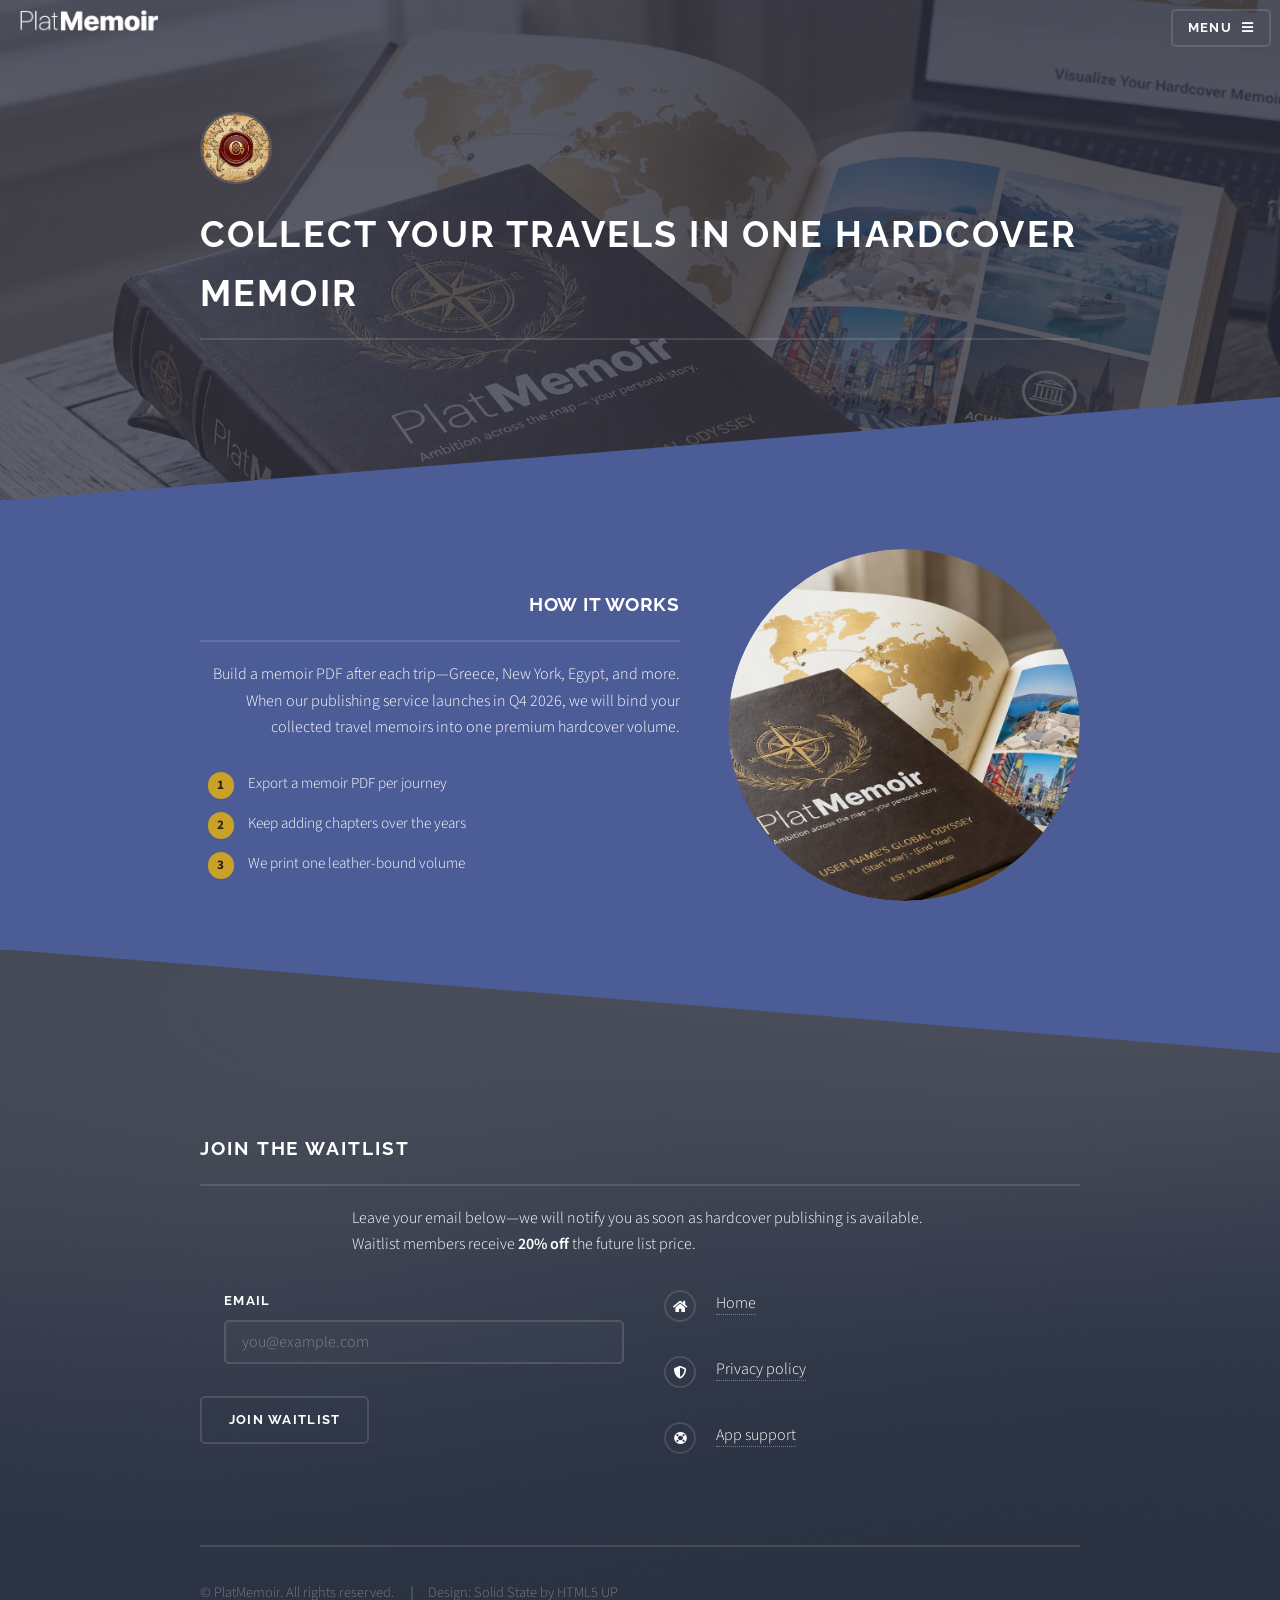
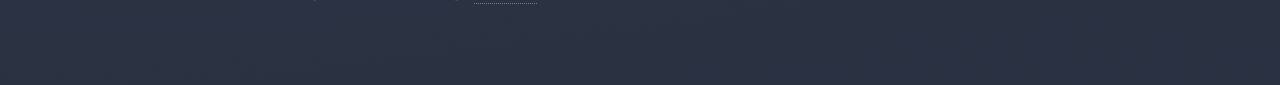
<file: photobook/index.html>
<!DOCTYPE HTML>
<!--
	Solid State by HTML5 UP — PlatMemoir hardcover waitlist
-->
<html lang="en">
	<head>
		<title>Hardcover waitlist — PlatMemoir</title>
		<meta charset="utf-8" />
		<meta name="viewport" content="width=device-width, initial-scale=1, user-scalable=no" />
		<link rel="icon" href="/favicon.ico" sizes="any" />
		<link rel="icon" href="/assets/favicon-32x32.png" type="image/png" sizes="32x32" />
		<link rel="apple-touch-icon" href="/assets/apple-touch-icon.png" />
		<meta name="description" content="Join the PlatMemoir hardcover publishing waitlist. Q4 2026 — bind your travel memoir PDFs into one premium volume. Early bird 20% off." />
		<link rel="stylesheet" href="/assets/css/main.css" />
		<link rel="stylesheet" href="/assets/css/platmemoir.css" />
		<noscript><link rel="stylesheet" href="/assets/css/noscript.css" /></noscript>
	</head>
	<body class="is-preload">

		<div id="page-wrapper">

			<header id="header" class="alt">
				<h1><a href="/" class="header-logo-link"><img class="header-logo" src="/assets/platmemoir-logo.png" alt="PlatMemoir" /></a></h1>
				<nav>
					<a href="#menu">Menu</a>
				</nav>
			</header>

			<nav id="menu">
				<div class="inner">
					<h2>Menu</h2>
					<ul class="links">
						<li><a href="/">Home</a></li>
						<li><a href="/photobook/">Hardcover 2026</a></li>
						<li><a href="/faq/">FAQ</a></li>
						<li><a href="/privacy/">Privacy</a></li>
						<li><a href="/support/">Support</a></li>
					</ul>
					<a href="#" class="close">Close</a>
				</div>
			</nav>

			<section id="banner" class="photobook-banner">
				<div class="inner">
					<div class="logo"><span class="icon icon-app"><img src="/assets/app-icon.jpg" alt="PlatMemoir app icon" /></span></div>
					<h2>Collect your travels in one hardcover memoir</h2>
				</div>
			</section>

			<section id="wrapper">
				<section class="wrapper spotlight style1">
					<div class="inner">
						<span class="image"><img src="/images/hero-hardcover.jpg" alt="PlatMemoir hardcover memoir" /></span>
						<div class="content">
							<h2 class="major">How it works</h2>
							<p>Build a memoir PDF after each trip—Greece, New York, Egypt, and more. When our publishing service launches in Q4 2026, we will bind your collected travel memoirs into one premium hardcover volume.</p>
							<ul class="book-pipeline photobook-steps">
								<li><span class="step-num">1</span> Export a memoir PDF per journey</li>
								<li><span class="step-num">2</span> Keep adding chapters over the years</li>
								<li><span class="step-num">3</span> We print one leather-bound volume</li>
							</ul>
						</div>
					</div>
				</section>
			</section>

			<section id="footer">
				<div class="inner">
					<h2 class="major">Join the waitlist</h2>
					<p class="waitlist-note">Leave your email below—we will notify you as soon as hardcover publishing is available. Waitlist members receive <strong>20% off</strong> the future list price.</p>
					<form class="waitlist-form" data-source="photobook" id="waitlist-form-photobook">
						<input type="hidden" name="source" value="photobook" />
						<input type="hidden" name="utm_source" value="" />
						<input type="hidden" name="utm_medium" value="" />
						<input type="hidden" name="_subject" value="PlatMemoir hardcover waitlist (photobook)" />
						<div class="fields field-narrow">
							<div class="field">
								<label for="email-photobook">Email</label>
								<input type="email" name="email" id="email-photobook" placeholder="you@example.com" required />
							</div>
						</div>
						<ul class="actions">
							<li><input type="submit" value="Join waitlist" /></li>
						</ul>
					</form>
					<ul class="contact">
						<li class="icon solid fa-home"><a href="/">Home</a></li>
						<li class="icon solid fa-shield-alt"><a href="/privacy/">Privacy policy</a></li>
						<li class="icon solid fa-life-ring"><a href="/support/">App support</a></li>
					</ul>
					<ul class="copyright">
						<li>&copy; PlatMemoir. All rights reserved.</li>
						<li>Design: <a href="https://html5up.net/solid-state">Solid State</a> by HTML5 UP</li>
					</ul>
				</div>
			</section>

		</div>

		<script src="/assets/js/jquery.min.js"></script>
		<script src="/assets/js/jquery.scrollex.min.js"></script>
		<script src="/assets/js/browser.min.js"></script>
		<script src="/assets/js/breakpoints.min.js"></script>
		<script src="/assets/js/util.js"></script>
		<script src="/assets/js/main.js"></script>
		<script src="/assets/waitlist-config.js"></script>
		<script src="/assets/waitlist.js"></script>
	</body>
</html>
</file>
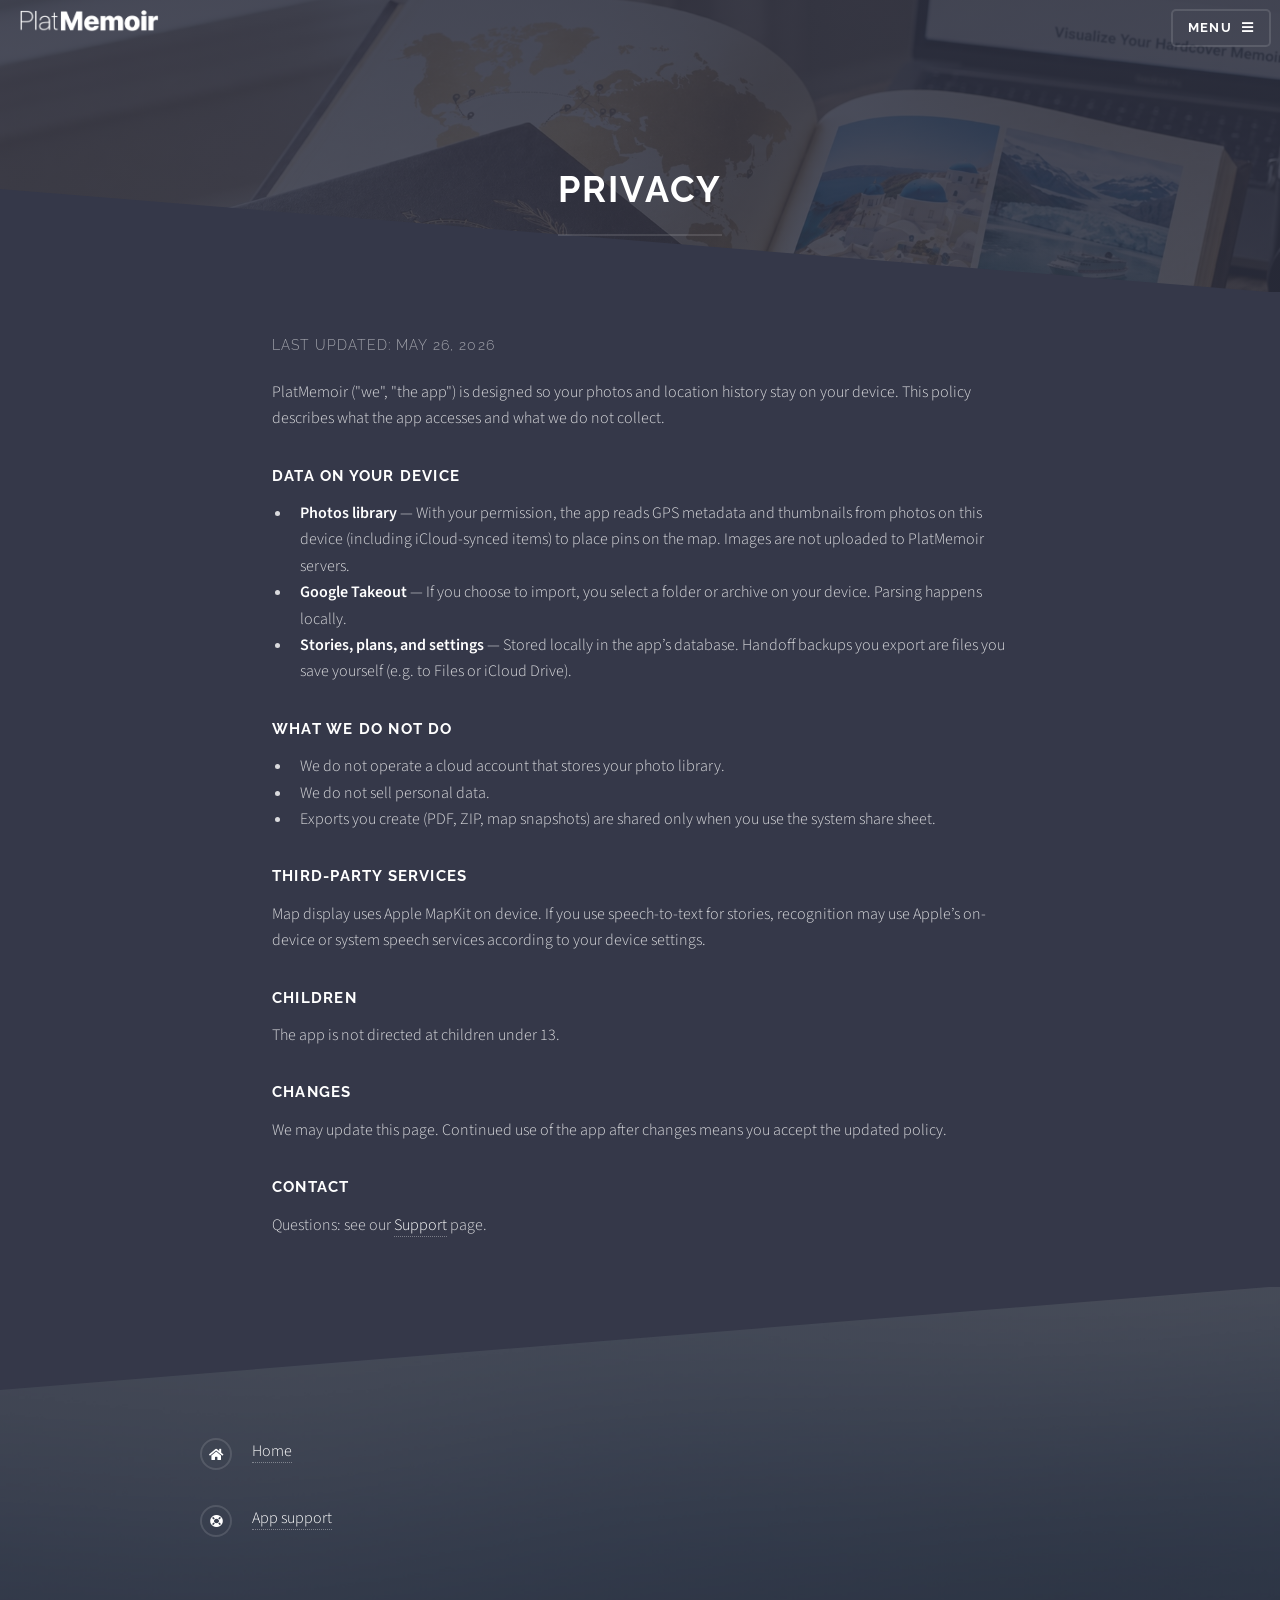
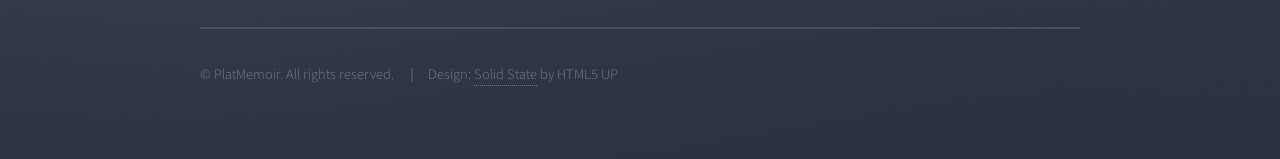
<file: privacy/index.html>
<!DOCTYPE html>
<html lang="en">
<head>
  <meta charset="utf-8"/>
  <meta name="viewport" content="width=device-width, initial-scale=1, user-scalable=no"/>
  <link rel="icon" href="/favicon.ico" sizes="any"/>
  <link rel="icon" href="/assets/favicon-32x32.png" type="image/png" sizes="32x32"/>
  <link rel="apple-touch-icon" href="/assets/apple-touch-icon.png"/>
  <title>Privacy Policy — PlatMemoir</title>
  <link rel="stylesheet" href="/assets/css/main.css"/>
  <link rel="stylesheet" href="/assets/css/platmemoir.css"/>
  <noscript><link rel="stylesheet" href="/assets/css/noscript.css"/></noscript>
</head>
<body class="is-preload">

  <div id="page-wrapper">

    <header id="header" class="alt">
      <h1><a href="/" class="header-logo-link"><img class="header-logo" src="/assets/platmemoir-logo.png" alt="PlatMemoir"/></a></h1>
      <nav>
        <a href="#menu">Menu</a>
      </nav>
    </header>

    <nav id="menu">
      <div class="inner">
        <h2>Menu</h2>
        <ul class="links">
          <li><a href="/">Home</a></li>
          <li><a href="/photobook/">Hardcover 2026</a></li>
          <li><a href="/faq/">FAQ</a></li>
          <li><a href="/privacy/">Privacy</a></li>
          <li><a href="/support/">Support</a></li>
        </ul>
        <a href="#" class="close">Close</a>
      </div>
    </nav>

    <section id="banner" class="page-sub-banner">
      <div class="inner">
        <h2>Privacy</h2>
      </div>
    </section>

    <section id="wrapper">
      <section class="wrapper alt style2 page-content">
        <div class="inner">
          <p class="page-meta">Last updated: May 26, 2026</p>
          <p>PlatMemoir (&quot;we&quot;, &quot;the app&quot;) is designed so your photos and location history stay on your device. This policy describes what the app accesses and what we do not collect.</p>

          <h3>Data on your device</h3>
          <ul>
            <li><strong>Photos library</strong> — With your permission, the app reads GPS metadata and thumbnails from photos on this device (including iCloud-synced items) to place pins on the map. Images are not uploaded to PlatMemoir servers.</li>
            <li><strong>Google Takeout</strong> — If you choose to import, you select a folder or archive on your device. Parsing happens locally.</li>
            <li><strong>Stories, plans, and settings</strong> — Stored locally in the app’s database. Handoff backups you export are files you save yourself (e.g. to Files or iCloud Drive).</li>
          </ul>

          <h3>What we do not do</h3>
          <ul>
            <li>We do not operate a cloud account that stores your photo library.</li>
            <li>We do not sell personal data.</li>
            <li>Exports you create (PDF, ZIP, map snapshots) are shared only when you use the system share sheet.</li>
          </ul>

          <h3>Third-party services</h3>
          <p>Map display uses Apple MapKit on device. If you use speech-to-text for stories, recognition may use Apple’s on-device or system speech services according to your device settings.</p>

          <h3>Children</h3>
          <p>The app is not directed at children under 13.</p>

          <h3>Changes</h3>
          <p>We may update this page. Continued use of the app after changes means you accept the updated policy.</p>

          <h3>Contact</h3>
          <p>Questions: see our <a href="/support/">Support</a> page.</p>
        </div>
      </section>
    </section>

    <section id="footer" class="footer-minimal">
      <div class="inner">
        <ul class="contact">
          <li class="icon solid fa-home"><a href="/">Home</a></li>
          <li class="icon solid fa-life-ring"><a href="/support/">App support</a></li>
        </ul>
        <ul class="copyright">
          <li>&copy; PlatMemoir. All rights reserved.</li>
          <li>Design: <a href="https://html5up.net/solid-state">Solid State</a> by HTML5 UP</li>
        </ul>
      </div>
    </section>

  </div>

  <script src="/assets/js/jquery.min.js"></script>
  <script src="/assets/js/jquery.scrollex.min.js"></script>
  <script src="/assets/js/browser.min.js"></script>
  <script src="/assets/js/breakpoints.min.js"></script>
  <script src="/assets/js/util.js"></script>
  <script src="/assets/js/main.js"></script>
</body>
</html>
</file>
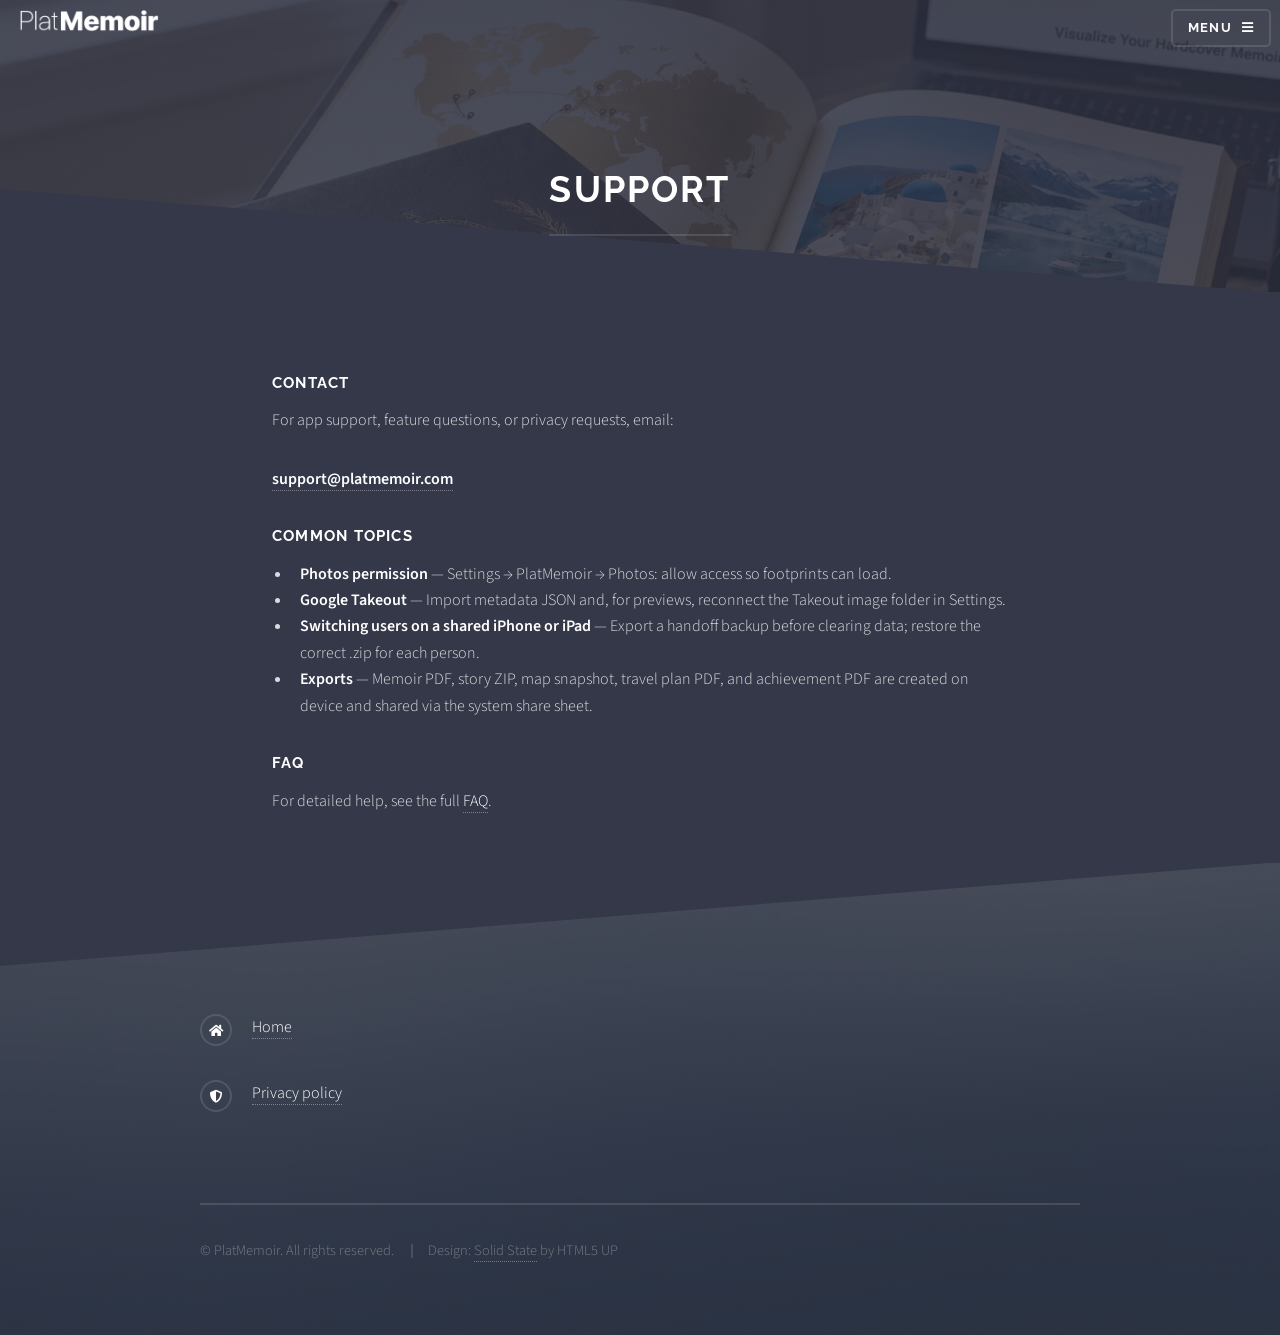
<file: support/index.html>
<!DOCTYPE html>
<html lang="en">
<head>
  <meta charset="utf-8"/>
  <meta name="viewport" content="width=device-width, initial-scale=1, user-scalable=no"/>
  <link rel="icon" href="/favicon.ico" sizes="any"/>
  <link rel="icon" href="/assets/favicon-32x32.png" type="image/png" sizes="32x32"/>
  <link rel="apple-touch-icon" href="/assets/apple-touch-icon.png"/>
  <title>Support — PlatMemoir</title>
  <link rel="stylesheet" href="/assets/css/main.css"/>
  <link rel="stylesheet" href="/assets/css/platmemoir.css"/>
  <noscript><link rel="stylesheet" href="/assets/css/noscript.css"/></noscript>
</head>
<body class="is-preload">

  <div id="page-wrapper">

    <header id="header" class="alt">
      <h1><a href="/" class="header-logo-link"><img class="header-logo" src="/assets/platmemoir-logo.png" alt="PlatMemoir"/></a></h1>
      <nav>
        <a href="#menu">Menu</a>
      </nav>
    </header>

    <nav id="menu">
      <div class="inner">
        <h2>Menu</h2>
        <ul class="links">
          <li><a href="/">Home</a></li>
          <li><a href="/photobook/">Hardcover 2026</a></li>
          <li><a href="/faq/">FAQ</a></li>
          <li><a href="/privacy/">Privacy</a></li>
          <li><a href="/support/">Support</a></li>
        </ul>
        <a href="#" class="close">Close</a>
      </div>
    </nav>

    <section id="banner" class="page-sub-banner">
      <div class="inner">
        <h2>Support</h2>
      </div>
    </section>

    <section id="wrapper">
      <section class="wrapper alt style2 page-content">
        <div class="inner">
          <h3>Contact</h3>
          <p>For app support, feature questions, or privacy requests, email:</p>
          <p><strong><a href="mailto:support@platmemoir.com">support@platmemoir.com</a></strong></p>

          <h3>Common topics</h3>
          <ul>
            <li><strong>Photos permission</strong> — Settings → PlatMemoir → Photos: allow access so footprints can load.</li>
            <li><strong>Google Takeout</strong> — Import metadata JSON and, for previews, reconnect the Takeout image folder in Settings.</li>
            <li><strong>Switching users on a shared iPhone or iPad</strong> — Export a handoff backup before clearing data; restore the correct .zip for each person.</li>
            <li><strong>Exports</strong> — Memoir PDF, story ZIP, map snapshot, travel plan PDF, and achievement PDF are created on device and shared via the system share sheet.</li>
          </ul>

          <h3>FAQ</h3>
          <p>For detailed help, see the full <a href="/faq/">FAQ</a>.</p>
        </div>
      </section>
    </section>

    <section id="footer" class="footer-minimal">
      <div class="inner">
        <ul class="contact">
          <li class="icon solid fa-home"><a href="/">Home</a></li>
          <li class="icon solid fa-shield-alt"><a href="/privacy/">Privacy policy</a></li>
        </ul>
        <ul class="copyright">
          <li>&copy; PlatMemoir. All rights reserved.</li>
          <li>Design: <a href="https://html5up.net/solid-state">Solid State</a> by HTML5 UP</li>
        </ul>
      </div>
    </section>

  </div>

  <script src="/assets/js/jquery.min.js"></script>
  <script src="/assets/js/jquery.scrollex.min.js"></script>
  <script src="/assets/js/browser.min.js"></script>
  <script src="/assets/js/breakpoints.min.js"></script>
  <script src="/assets/js/util.js"></script>
  <script src="/assets/js/main.js"></script>
</body>
</html>
</file>
<file: assets/css/platmemoir.css>
/* PlatMemoir overrides on Solid State (HTML5 UP) */

/* Top-left white wordmark — visible on all pages */
#header h1 {
  opacity: 1;
  visibility: visible;
}

#header.alt h1 {
  opacity: 1;
  visibility: visible;
}

#header h1 a.header-logo-link {
  border-bottom: 0;
  display: inline-block;
  line-height: 1;
}

#header .header-logo {
  height: 1.75em;
  width: auto;
  filter: brightness(0) invert(1);
  vertical-align: middle;
  display: block;
}

#banner {
  background-image: linear-gradient(to top, rgba(46, 49, 65, 0.72), rgba(46, 49, 65, 0.82)),
    url("/images/hero-hardcover.jpg");
  background-position: center 40%;
  background-size: cover;
}

@media screen and (max-width: 1280px) {
  #banner {
    background-image: linear-gradient(to top, rgba(46, 49, 65, 0.72), rgba(46, 49, 65, 0.82)),
      url("/images/hero-hardcover.jpg");
    background-position: center 40%;
    background-size: cover;
  }
}

/* App icon in banner circle (replaces fa-gem diamond) */
#banner .logo .icon.icon-app {
  border-radius: 100%;
  border: solid 2px rgba(255, 255, 255, 0.125);
  cursor: default;
  display: inline-block;
  font-size: 2em;
  height: 2.25em;
  width: 2.25em;
  line-height: 0;
  overflow: hidden;
  padding: 0;
  vertical-align: middle;
}

#banner .logo .icon.icon-app img {
  width: 100%;
  height: 100%;
  object-fit: cover;
  display: block;
  border-radius: 100%;
}

#banner h2 {
  letter-spacing: 0.06em;
}

#banner p.tagline {
  font-size: 1.05em;
  max-width: 34em;
  margin-left: auto;
  margin-right: auto;
}

#banner p.hero-app-store {
  margin-top: 1.75em;
  margin-bottom: 0;
}

.spotlight .content h2.major {
  letter-spacing: 0.04em;
}

/* Spotlight circles: force square container so border-radius stays a true circle */
.wrapper.spotlight .image {
  display: block;
  aspect-ratio: 1 / 1;
  flex: 0 0 auto;
  -ms-flex: 0 0 auto;
  align-self: flex-start;
  height: auto;
}

.wrapper.spotlight .image img {
  width: 100%;
  height: 100%;
  object-fit: cover;
  object-position: center center;
  border-radius: 100%;
}

#four .features article .image img {
  object-fit: cover;
  object-position: top;
}

#four .inner > h2.major + p + .features + h2.major {
  margin-top: 2.5em;
}

#four .features article h3.lang-tag {
  font-size: 0.85em;
  letter-spacing: 0.08em;
  text-transform: uppercase;
  color: rgba(255, 255, 255, 0.55);
  margin-bottom: 0.35em;
}

#footer .waitlist-note {
  max-width: 36em;
  margin-left: auto;
  margin-right: auto;
}

#footer form .field-narrow {
  max-width: 28em;
  margin-left: auto;
  margin-right: auto;
}

.copyright a {
  border-bottom: dotted 1px rgba(255, 255, 255, 0.35);
}

/* Plain-text status labels (no link) */
.status-label,
.waitlist-status {
  font-family: Raleway, Helvetica, sans-serif;
  font-size: 0.8em;
  font-weight: 700;
  letter-spacing: 0.1em;
  text-transform: uppercase;
  color: rgba(255, 255, 255, 0.55);
  margin: 0;
}

.waitlist-status {
  text-align: center;
  margin-top: 1.5em;
}

.waitlist-feedback {
  max-width: 28em;
  margin: 1.25em auto 0;
  text-align: center;
  font-size: 0.95em;
  line-height: 1.6;
}

.waitlist-feedback.is-success {
  display: flex;
  flex-direction: column;
  align-items: center;
  gap: 0.4em;
  padding: 1.5em 1.75em;
  margin-top: 1.75em;
  border: solid 2px rgba(120, 220, 160, 0.7);
  border-radius: 8px;
  background: linear-gradient(135deg, rgba(42, 110, 78, 0.55), rgba(30, 80, 60, 0.4));
  box-shadow: 0 0 28px rgba(90, 200, 140, 0.2);
  animation: waitlist-success-in 0.45s ease-out;
}

.waitlist-form.is-success-state .fields,
.waitlist-form.is-success-state .actions {
  display: none;
}

.waitlist-form.is-success-state .waitlist-feedback.is-success {
  margin-top: 0;
}

.waitlist-reset-link {
  margin-top: 0.5em;
  padding: 0;
  border: 0;
  background: none;
  color: rgba(255, 255, 255, 0.72);
  font-family: Raleway, Helvetica, sans-serif;
  font-size: 0.82em;
  font-weight: 600;
  letter-spacing: 0.06em;
  text-decoration: underline;
  text-transform: uppercase;
  cursor: pointer;
}

.waitlist-reset-link:hover {
  color: #fff;
}

.waitlist-feedback-icon {
  font-size: 2.25rem;
  color: #8ee4b0;
  line-height: 1;
}

.waitlist-feedback-title {
  font-family: Raleway, Helvetica, sans-serif;
  font-size: 1.2em;
  font-weight: 700;
  letter-spacing: 0.06em;
  text-transform: uppercase;
  color: #fff;
}

.waitlist-feedback-detail {
  font-size: 1em;
  line-height: 1.55;
  color: rgba(255, 255, 255, 0.92);
}

.waitlist-feedback-email {
  color: #fff;
  font-weight: 700;
}

.waitlist-success-extra {
  margin-top: 0.35em;
  font-size: 0.88em;
  line-height: 1.5;
  color: rgba(255, 255, 255, 0.68);
  max-width: 24em;
}

@keyframes waitlist-success-in {
  from {
    opacity: 0;
    transform: translateY(10px) scale(0.98);
  }

  to {
    opacity: 1;
    transform: translateY(0) scale(1);
  }
}

.waitlist-feedback.is-error {
  padding: 1em 1.25em;
  border: solid 1px rgba(240, 140, 140, 0.55);
  border-radius: 6px;
  background: rgba(120, 40, 40, 0.25);
  color: #f5c4c4;
  font-weight: 600;
}

.waitlist-form input[type="submit"]:disabled {
  opacity: 0.65;
  cursor: default;
}

/* App Store promo band — full-width CTA (official badge from Apple) */
.app-store-promo {
  margin: 2.5em 0 0;
  padding: 3em 2em;
  text-align: center;
  border-radius: 8px;
  background: linear-gradient(135deg, #5a4a8a 0%, #4c5c96 45%, #3f4e85 100%);
  box-shadow: 0 8px 32px rgba(0, 0, 0, 0.2);
}

.app-store-promo-title {
  margin: 0 0 0.65em;
  font-family: Raleway, Helvetica, sans-serif;
  font-size: clamp(1.65rem, 4vw, 2.35rem);
  font-weight: 700;
  line-height: 1.2;
  letter-spacing: 0.02em;
  text-transform: none;
  color: #fff;
  border-bottom: 0;
  padding-bottom: 0;
}

.app-store-promo-lead {
  margin: 0 auto 1.75em;
  max-width: 32em;
  font-size: 1.05em;
  line-height: 1.65;
  font-weight: 300;
  color: rgba(255, 255, 255, 0.92);
}

.app-store-button {
  display: inline-block;
  padding: 0.85em 2em;
  border: 0;
  border-radius: 999px;
  background: #fff;
  color: #4c5c96;
  font-family: Raleway, Helvetica, sans-serif;
  font-size: 0.95em;
  font-weight: 700;
  letter-spacing: 0.04em;
  text-decoration: none;
  text-transform: none;
  box-shadow: 0 4px 20px rgba(0, 0, 0, 0.15);
  transition: transform 0.15s ease, box-shadow 0.15s ease;
}

.app-store-button:hover {
  transform: translateY(-2px);
  box-shadow: 0 6px 24px rgba(0, 0, 0, 0.22);
  color: #3f4e85;
  border-bottom: 0;
}

.app-store-button.is-disabled {
  opacity: 0.55;
  cursor: default;
  pointer-events: auto;
}

.app-store-button.is-disabled:hover {
  transform: none;
  box-shadow: 0 4px 20px rgba(0, 0, 0, 0.15);
}

/* Photobook page */
.photobook-banner {
  background-image: linear-gradient(to top, rgba(46, 49, 65, 0.78), rgba(46, 49, 65, 0.88)),
    url("/images/hero-hardcover.jpg");
  background-position: center 40%;
  background-size: cover;
}

.book-pipeline.photobook-steps {
  list-style: none;
  margin: 1.25em 0 0;
  padding: 0;
}

.book-pipeline.photobook-steps li {
  display: flex;
  align-items: flex-start;
  gap: 0.85rem;
  margin-bottom: 0.85rem;
  font-size: 0.95rem;
  line-height: 1.45;
}

.book-pipeline.photobook-steps .step-num {
  flex-shrink: 0;
  width: 1.65rem;
  height: 1.65rem;
  border-radius: 50%;
  background: #c9a227;
  color: #2a1e16;
  font-size: 0.82rem;
  font-weight: 700;
  display: flex;
  align-items: center;
  justify-content: center;
}

/* Text subpages (privacy, support) */
.page-content .inner {
  max-width: 46em;
}

.page-content .page-meta {
  margin: -0.5em 0 1.5em;
  font-family: Raleway, Helvetica, sans-serif;
  font-size: 0.9em;
  letter-spacing: 0.08em;
  text-transform: uppercase;
  color: rgba(255, 255, 255, 0.55);
}

.page-content h3 {
  font-family: Raleway, Helvetica, sans-serif;
  font-size: 0.95em;
  font-weight: 700;
  letter-spacing: 0.08em;
  text-transform: uppercase;
  margin: 2em 0 0.75em;
  color: #fff;
}

.page-content p,
.page-content li {
  color: rgba(255, 255, 255, 0.82);
}

.page-content a {
  border-bottom: dotted 1px rgba(255, 255, 255, 0.35);
}

.page-content ul {
  padding-left: 1.25em;
}

#footer.footer-minimal .inner {
  padding: 3em 0 2.5em;
}

/* Subpage banner — matches FAQ (hero + transparent header + angled overlap) */
#banner.page-sub-banner {
  padding: 10em 2em 8.25em;
  margin-bottom: -6.5em;
  background-color: #2e3141;
  background-image: linear-gradient(to top, rgba(46, 49, 65, 0.82), rgba(46, 49, 65, 0.88)),
    url("/images/hero-hardcover.jpg");
  background-position: center 40%;
  background-size: cover;
  text-align: center;
}

#banner.page-sub-banner .inner {
  max-width: 48em;
  width: 100%;
  margin: 0 auto;
}

#banner.page-sub-banner h2 {
  display: inline-block;
  position: relative;
  z-index: 2;
  margin: 0 0 0.8em;
  font-size: 2.25em;
  border-bottom: solid 2px rgba(255, 255, 255, 0.125);
  padding-bottom: 0.4em;
}

#banner.page-sub-banner p.tagline {
  margin: 0;
  font-family: Raleway, Helvetica, sans-serif;
  font-size: 1em;
  font-weight: 200;
  letter-spacing: 0.1em;
  line-height: 2;
  text-transform: uppercase;
  color: rgba(255, 255, 255, 0.75);
}

/* First content block after subpage hero */
#banner.page-sub-banner + #wrapper {
  margin-top: 0;
}

#banner.page-sub-banner + #wrapper > .wrapper:first-child {
  margin-top: 0;
}

@media screen and (max-width: 1280px) {
  #banner.page-sub-banner {
    background-image: linear-gradient(to top, rgba(46, 49, 65, 0.82), rgba(46, 49, 65, 0.88)),
      url("/images/hero-hardcover.jpg");
    margin-bottom: -6.5em;
  }
}

@media screen and (max-width: 980px) {
  #banner.page-sub-banner {
    padding: 12em 3em 12.375em;
    margin-bottom: -4.75em;
  }
}

@media screen and (max-width: 736px) {
  #banner.page-sub-banner {
    padding: 7em 2em 4.25em;
    margin-bottom: -2.5em;
  }

  #banner.page-sub-banner h2 {
    font-size: 1.5em;
  }

  #banner.page-sub-banner p.tagline {
    font-size: 0.8em;
  }
}

/* FAQ */
.faq-item {
  margin-bottom: 2.25em;
}

.faq-item:last-child {
  margin-bottom: 0;
}

.faq-question {
  font-family: Raleway, Helvetica, sans-serif;
  font-size: 1em;
  font-weight: 700;
  letter-spacing: 0.02em;
  text-transform: none;
  margin: 0 0 0.75em;
  color: #fff;
}

.faq-answer p {
  margin: 0 0 0.85em;
}

.faq-answer p:last-child {
  margin-bottom: 0;
}

.faq-answer ul,
.faq-answer ol {
  margin: 0 0 0.85em;
  padding-left: 1.35em;
}

.faq-answer li {
  margin-bottom: 0.35em;
}

.faq-answer li:last-child {
  margin-bottom: 0;
}

@media screen and (max-width: 736px) {
  #header .header-logo {
    height: 1.45em;
  }

  #banner .logo .icon.icon-app {
    font-size: 1.5em;
  }

  .app-store-promo {
    padding: 2.25em 1.25em;
  }
}
</file>
<file: assets/css/noscript.css>
/*
	Solid State by HTML5 UP
	html5up.net | @ajlkn
	Free for personal and commercial use under the CCA 3.0 license (html5up.net/license)
*/

/* Banner */

	body.is-preload #banner .logo {
		-moz-transform: none;
		-webkit-transform: none;
		-ms-transform: none;
		transform: none;
		opacity: 1;
	}

	body.is-preload #banner h2 {
		opacity: 1;
		-moz-transform: none;
		-webkit-transform: none;
		-ms-transform: none;
		transform: none;
		-moz-filter: none;
		-webkit-filter: none;
		-ms-filter: none;
		filter: none;
	}

	body.is-preload #banner p {
		opacity: 01;
		-moz-transform: none;
		-webkit-transform: none;
		-ms-transform: none;
		transform: none;
		-moz-filter: none;
		-webkit-filter: none;
		-ms-filter: none;
		filter: none;
	}
</file>
<file: assets/css/main.css>
@import url(fontawesome-all.min.css);
@import url("https://fonts.googleapis.com/css?family=Raleway:200,700|Source+Sans+Pro:300,600,300italic,600italic");

/*
	Solid State by HTML5 UP
	html5up.net | @ajlkn
	Free for personal and commercial use under the CCA 3.0 license (html5up.net/license)
*/

html, body, div, span, applet, object,
iframe, h1, h2, h3, h4, h5, h6, p, blockquote,
pre, a, abbr, acronym, address, big, cite,
code, del, dfn, em, img, ins, kbd, q, s, samp,
small, strike, strong, sub, sup, tt, var, b,
u, i, center, dl, dt, dd, ol, ul, li, fieldset,
form, label, legend, table, caption, tbody,
tfoot, thead, tr, th, td, article, aside,
canvas, details, embed, figure, figcaption,
footer, header, hgroup, menu, nav, output, ruby,
section, summary, time, mark, audio, video {
	margin: 0;
	padding: 0;
	border: 0;
	font-size: 100%;
	font: inherit;
	vertical-align: baseline;}

article, aside, details, figcaption, figure,
footer, header, hgroup, menu, nav, section {
	display: block;}

body {
	line-height: 1;
}

ol, ul {
	list-style: none;
}

blockquote, q {
	quotes: none;
}

	blockquote:before, blockquote:after, q:before, q:after {
		content: '';
		content: none;
	}

table {
	border-collapse: collapse;
	border-spacing: 0;
}

body {
	-webkit-text-size-adjust: none;
}

mark {
	background-color: transparent;
	color: inherit;
}

input::-moz-focus-inner {
	border: 0;
	padding: 0;
}

input, select, textarea {
	-moz-appearance: none;
	-webkit-appearance: none;
	-ms-appearance: none;
	appearance: none;
}

/* Basic */

	@-ms-viewport {
		width: device-width;
	}

	body {
		-ms-overflow-style: scrollbar;
	}

	@media screen and (max-width: 480px) {

		html, body {
			min-width: 320px;
		}

	}

	html {
		box-sizing: border-box;
	}

	*, *:before, *:after {
		box-sizing: inherit;
	}

	body {
		background-color: #2e3141;
		background-image: linear-gradient(to top, rgba(46, 49, 65, 0.8), rgba(46, 49, 65, 0.8)), url("../../images/bg.jpg");
		background-size: auto,
 cover;
		background-attachment: fixed,
 fixed;
		background-position: center,
 center;
	}

		body.is-preload *, body.is-preload *:before, body.is-preload *:after {
			-moz-animation: none !important;
			-webkit-animation: none !important;
			-ms-animation: none !important;
			animation: none !important;
			-moz-transition: none !important;
			-webkit-transition: none !important;
			-ms-transition: none !important;
			transition: none !important;
		}

/* Type */

	body, input, select, textarea {
		color: #ffffff;
		font-family: "Source Sans Pro", Helvetica, sans-serif;
		font-size: 16.5pt;
		font-weight: 300;
		line-height: 1.65;
	}

		@media screen and (max-width: 1680px) {

			body, input, select, textarea {
				font-size: 13pt;
			}

		}

		@media screen and (max-width: 1280px) {

			body, input, select, textarea {
				font-size: 12pt;
			}

		}

		@media screen and (max-width: 980px) {

			body, input, select, textarea {
				font-size: 12pt;
			}

		}

		@media screen and (max-width: 736px) {

			body, input, select, textarea {
				font-size: 12pt;
			}

		}

		@media screen and (max-width: 480px) {

			body, input, select, textarea {
				font-size: 12pt;
			}

		}

	a {
		-moz-transition: color 0.2s ease-in-out, border-bottom-color 0.2s ease-in-out;
		-webkit-transition: color 0.2s ease-in-out, border-bottom-color 0.2s ease-in-out;
		-ms-transition: color 0.2s ease-in-out, border-bottom-color 0.2s ease-in-out;
		transition: color 0.2s ease-in-out, border-bottom-color 0.2s ease-in-out;
		border-bottom: dotted 1px rgba(255, 255, 255, 0.35);
		color: #ffffff;
		text-decoration: none;
	}

		a:hover {
			border-bottom-color: transparent;
			color: #ffffff !important;
		}

		a.special:not(.button) {
			text-decoration: none;
			border-bottom: 0;
			display: block;
			font-family: Raleway, Helvetica, sans-serif;
			font-size: 0.8em;
			font-weight: 700;
			letter-spacing: 0.1em;
			margin: 0 0 2em 0;
			text-transform: uppercase;
		}

			a.special:not(.button):before {
				-moz-osx-font-smoothing: grayscale;
				-webkit-font-smoothing: antialiased;
				display: inline-block;
				font-style: normal;
				font-variant: normal;
				text-rendering: auto;
				line-height: 1;
				text-transform: none !important;
				font-family: 'Font Awesome 5 Free';
				font-weight: 900;
			}

			a.special:not(.button):before {
				-moz-transition: background-color 0.2s ease-in-out;
				-webkit-transition: background-color 0.2s ease-in-out;
				-ms-transition: background-color 0.2s ease-in-out;
				transition: background-color 0.2s ease-in-out;
				border-radius: 100%;
				border: solid 2px rgba(255, 255, 255, 0.125);
				content: '\f105';
				display: inline-block;
				font-size: 1.25em;
				height: 2em;
				line-height: 1.75em;
				margin-right: 0.85em;
				text-align: center;
				text-indent: 0.15em;
				vertical-align: middle;
				width: 2em;
			}

			a.special:not(.button):hover:before {
				background-color: rgba(255, 255, 255, 0.025);
			}

			a.special:not(.button):active:before {
				background-color: rgba(255, 255, 255, 0.075);
			}

	strong, b {
		color: #ffffff;
		font-weight: 600;
	}

	em, i {
		font-style: italic;
	}

	p {
		margin: 0 0 2em 0;
	}

	h1, h2, h3, h4, h5, h6 {
		color: #ffffff;
		font-family: Raleway, Helvetica, sans-serif;
		font-weight: 700;
		letter-spacing: 0.1em;
		margin: 0 0 1em 0;
		text-transform: uppercase;
	}

		h1 a, h2 a, h3 a, h4 a, h5 a, h6 a {
			color: inherit;
			text-decoration: none;
			border-bottom: 0;
		}

		h1 span, h2 span, h3 span, h4 span, h5 span, h6 span {
			font-weight: 200;
		}

		h1.major, h2.major, h3.major, h4.major, h5.major, h6.major {
			padding-bottom: 1em;
			border-bottom: solid 2px rgba(255, 255, 255, 0.125);
		}

	h2 {
		font-size: 1.2em;
	}

	h3 {
		font-size: 0.9em;
	}

	h4 {
		font-size: 0.7em;
	}

	h5 {
		font-size: 0.7em;
	}

	h6 {
		font-size: 0.7em;
	}

	@media screen and (max-width: 736px) {

		h2 {
			font-size: 1em;
		}

		h3 {
			font-size: 0.8em;
		}

	}

	sub {
		font-size: 0.8em;
		position: relative;
		top: 0.5em;
	}

	sup {
		font-size: 0.8em;
		position: relative;
		top: -0.5em;
	}

	blockquote {
		border-left: solid 4px rgba(255, 255, 255, 0.125);
		font-style: italic;
		margin: 0 0 2em 0;
		padding: 0.5em 0 0.5em 2em;
	}

	/*code {
		background: rgba(255, 255, 255, 0.025);
		border-radius: 5px;
		border: solid 2px rgba(255, 255, 255, 0.125);
		font-family: "Courier New", monospace;
		font-size: 0.9em;
		margin: 0 0.25em;
		padding: 0.25em 0.65em;
	}

	pre {
		-webkit-overflow-scrolling: touch;
		font-family: "Courier New", monospace;
		font-size: 0.9em;
		margin: 0 0 2em 0;
	}

		pre code {
			display: block;
			line-height: 1.75em;
			padding: 1em 1.5em;
			overflow-x: auto;
		}*/

	hr {
		border: 0;
		border-bottom: solid 2px rgba(255, 255, 255, 0.125);
		margin: 2.5em 0;
	}

		hr.major {
			margin: 4em 0;
		}

	.align-left {
		text-align: left;
	}

	.align-center {
		text-align: center;
	}

	.align-right {
		text-align: right;
	}

/* Row */

	.row {
		display: flex;
		flex-wrap: wrap;
		box-sizing: border-box;
		align-items: stretch;
	}

		.row > * {
			box-sizing: border-box;
		}

		.row.gtr-uniform > * > :last-child {
			margin-bottom: 0;
		}

		.row.aln-left {
			justify-content: flex-start;
		}

		.row.aln-center {
			justify-content: center;
		}

		.row.aln-right {
			justify-content: flex-end;
		}

		.row.aln-top {
			align-items: flex-start;
		}

		.row.aln-middle {
			align-items: center;
		}

		.row.aln-bottom {
			align-items: flex-end;
		}

		.row > .imp {
			order: -1;
		}

		.row > .col-1 {
			width: 8.33333%;
		}

		.row > .off-1 {
			margin-left: 8.33333%;
		}

		.row > .col-2 {
			width: 16.66667%;
		}

		.row > .off-2 {
			margin-left: 16.66667%;
		}

		.row > .col-3 {
			width: 25%;
		}

		.row > .off-3 {
			margin-left: 25%;
		}

		.row > .col-4 {
			width: 33.33333%;
		}

		.row > .off-4 {
			margin-left: 33.33333%;
		}

		.row > .col-5 {
			width: 41.66667%;
		}

		.row > .off-5 {
			margin-left: 41.66667%;
		}

		.row > .col-6 {
			width: 50%;
		}

		.row > .off-6 {
			margin-left: 50%;
		}

		.row > .col-7 {
			width: 58.33333%;
		}

		.row > .off-7 {
			margin-left: 58.33333%;
		}

		.row > .col-8 {
			width: 66.66667%;
		}

		.row > .off-8 {
			margin-left: 66.66667%;
		}

		.row > .col-9 {
			width: 75%;
		}

		.row > .off-9 {
			margin-left: 75%;
		}

		.row > .col-10 {
			width: 83.33333%;
		}

		.row > .off-10 {
			margin-left: 83.33333%;
		}

		.row > .col-11 {
			width: 91.66667%;
		}

		.row > .off-11 {
			margin-left: 91.66667%;
		}

		.row > .col-12 {
			width: 100%;
		}

		.row > .off-12 {
			margin-left: 100%;
		}

		.row.gtr-0 {
			margin-top: 0;
			margin-left: 0em;
		}

			.row.gtr-0 > * {
				padding: 0 0 0 0em;
			}

			.row.gtr-0.gtr-uniform {
				margin-top: 0em;
			}

				.row.gtr-0.gtr-uniform > * {
					padding-top: 0em;
				}

		.row.gtr-25 {
			margin-top: 0;
			margin-left: -0.4375em;
		}

			.row.gtr-25 > * {
				padding: 0 0 0 0.4375em;
			}

			.row.gtr-25.gtr-uniform {
				margin-top: -0.4375em;
			}

				.row.gtr-25.gtr-uniform > * {
					padding-top: 0.4375em;
				}

		.row.gtr-50 {
			margin-top: 0;
			margin-left: -0.875em;
		}

			.row.gtr-50 > * {
				padding: 0 0 0 0.875em;
			}

			.row.gtr-50.gtr-uniform {
				margin-top: -0.875em;
			}

				.row.gtr-50.gtr-uniform > * {
					padding-top: 0.875em;
				}

		.row {
			margin-top: 0;
			margin-left: -1.75em;
		}

			.row > * {
				padding: 0 0 0 1.75em;
			}

			.row.gtr-uniform {
				margin-top: -1.75em;
			}

				.row.gtr-uniform > * {
					padding-top: 1.75em;
				}

		.row.gtr-150 {
			margin-top: 0;
			margin-left: -2.625em;
		}

			.row.gtr-150 > * {
				padding: 0 0 0 2.625em;
			}

			.row.gtr-150.gtr-uniform {
				margin-top: -2.625em;
			}

				.row.gtr-150.gtr-uniform > * {
					padding-top: 2.625em;
				}

		.row.gtr-200 {
			margin-top: 0;
			margin-left: -3.5em;
		}

			.row.gtr-200 > * {
				padding: 0 0 0 3.5em;
			}

			.row.gtr-200.gtr-uniform {
				margin-top: -3.5em;
			}

				.row.gtr-200.gtr-uniform > * {
					padding-top: 3.5em;
				}

		@media screen and (max-width: 1680px) {

			.row {
				display: flex;
				flex-wrap: wrap;
				box-sizing: border-box;
				align-items: stretch;
			}

				.row > * {
					box-sizing: border-box;
				}

				.row.gtr-uniform > * > :last-child {
					margin-bottom: 0;
				}

				.row.aln-left {
					justify-content: flex-start;
				}

				.row.aln-center {
					justify-content: center;
				}

				.row.aln-right {
					justify-content: flex-end;
				}

				.row.aln-top {
					align-items: flex-start;
				}

				.row.aln-middle {
					align-items: center;
				}

				.row.aln-bottom {
					align-items: flex-end;
				}

				.row > .imp-xlarge {
					order: -1;
				}

				.row > .col-1-xlarge {
					width: 8.33333%;
				}

				.row > .off-1-xlarge {
					margin-left: 8.33333%;
				}

				.row > .col-2-xlarge {
					width: 16.66667%;
				}

				.row > .off-2-xlarge {
					margin-left: 16.66667%;
				}

				.row > .col-3-xlarge {
					width: 25%;
				}

				.row > .off-3-xlarge {
					margin-left: 25%;
				}

				.row > .col-4-xlarge {
					width: 33.33333%;
				}

				.row > .off-4-xlarge {
					margin-left: 33.33333%;
				}

				.row > .col-5-xlarge {
					width: 41.66667%;
				}

				.row > .off-5-xlarge {
					margin-left: 41.66667%;
				}

				.row > .col-6-xlarge {
					width: 50%;
				}

				.row > .off-6-xlarge {
					margin-left: 50%;
				}

				.row > .col-7-xlarge {
					width: 58.33333%;
				}

				.row > .off-7-xlarge {
					margin-left: 58.33333%;
				}

				.row > .col-8-xlarge {
					width: 66.66667%;
				}

				.row > .off-8-xlarge {
					margin-left: 66.66667%;
				}

				.row > .col-9-xlarge {
					width: 75%;
				}

				.row > .off-9-xlarge {
					margin-left: 75%;
				}

				.row > .col-10-xlarge {
					width: 83.33333%;
				}

				.row > .off-10-xlarge {
					margin-left: 83.33333%;
				}

				.row > .col-11-xlarge {
					width: 91.66667%;
				}

				.row > .off-11-xlarge {
					margin-left: 91.66667%;
				}

				.row > .col-12-xlarge {
					width: 100%;
				}

				.row > .off-12-xlarge {
					margin-left: 100%;
				}

				.row.gtr-0 {
					margin-top: 0;
					margin-left: 0em;
				}

					.row.gtr-0 > * {
						padding: 0 0 0 0em;
					}

					.row.gtr-0.gtr-uniform {
						margin-top: 0em;
					}

						.row.gtr-0.gtr-uniform > * {
							padding-top: 0em;
						}

				.row.gtr-25 {
					margin-top: 0;
					margin-left: -0.4375em;
				}

					.row.gtr-25 > * {
						padding: 0 0 0 0.4375em;
					}

					.row.gtr-25.gtr-uniform {
						margin-top: -0.4375em;
					}

						.row.gtr-25.gtr-uniform > * {
							padding-top: 0.4375em;
						}

				.row.gtr-50 {
					margin-top: 0;
					margin-left: -0.875em;
				}

					.row.gtr-50 > * {
						padding: 0 0 0 0.875em;
					}

					.row.gtr-50.gtr-uniform {
						margin-top: -0.875em;
					}

						.row.gtr-50.gtr-uniform > * {
							padding-top: 0.875em;
						}

				.row {
					margin-top: 0;
					margin-left: -1.75em;
				}

					.row > * {
						padding: 0 0 0 1.75em;
					}

					.row.gtr-uniform {
						margin-top: -1.75em;
					}

						.row.gtr-uniform > * {
							padding-top: 1.75em;
						}

				.row.gtr-150 {
					margin-top: 0;
					margin-left: -2.625em;
				}

					.row.gtr-150 > * {
						padding: 0 0 0 2.625em;
					}

					.row.gtr-150.gtr-uniform {
						margin-top: -2.625em;
					}

						.row.gtr-150.gtr-uniform > * {
							padding-top: 2.625em;
						}

				.row.gtr-200 {
					margin-top: 0;
					margin-left: -3.5em;
				}

					.row.gtr-200 > * {
						padding: 0 0 0 3.5em;
					}

					.row.gtr-200.gtr-uniform {
						margin-top: -3.5em;
					}

						.row.gtr-200.gtr-uniform > * {
							padding-top: 3.5em;
						}

		}

		@media screen and (max-width: 1280px) {

			.row {
				display: flex;
				flex-wrap: wrap;
				box-sizing: border-box;
				align-items: stretch;
			}

				.row > * {
					box-sizing: border-box;
				}

				.row.gtr-uniform > * > :last-child {
					margin-bottom: 0;
				}

				.row.aln-left {
					justify-content: flex-start;
				}

				.row.aln-center {
					justify-content: center;
				}

				.row.aln-right {
					justify-content: flex-end;
				}

				.row.aln-top {
					align-items: flex-start;
				}

				.row.aln-middle {
					align-items: center;
				}

				.row.aln-bottom {
					align-items: flex-end;
				}

				.row > .imp-large {
					order: -1;
				}

				.row > .col-1-large {
					width: 8.33333%;
				}

				.row > .off-1-large {
					margin-left: 8.33333%;
				}

				.row > .col-2-large {
					width: 16.66667%;
				}

				.row > .off-2-large {
					margin-left: 16.66667%;
				}

				.row > .col-3-large {
					width: 25%;
				}

				.row > .off-3-large {
					margin-left: 25%;
				}

				.row > .col-4-large {
					width: 33.33333%;
				}

				.row > .off-4-large {
					margin-left: 33.33333%;
				}

				.row > .col-5-large {
					width: 41.66667%;
				}

				.row > .off-5-large {
					margin-left: 41.66667%;
				}

				.row > .col-6-large {
					width: 50%;
				}

				.row > .off-6-large {
					margin-left: 50%;
				}

				.row > .col-7-large {
					width: 58.33333%;
				}

				.row > .off-7-large {
					margin-left: 58.33333%;
				}

				.row > .col-8-large {
					width: 66.66667%;
				}

				.row > .off-8-large {
					margin-left: 66.66667%;
				}

				.row > .col-9-large {
					width: 75%;
				}

				.row > .off-9-large {
					margin-left: 75%;
				}

				.row > .col-10-large {
					width: 83.33333%;
				}

				.row > .off-10-large {
					margin-left: 83.33333%;
				}

				.row > .col-11-large {
					width: 91.66667%;
				}

				.row > .off-11-large {
					margin-left: 91.66667%;
				}

				.row > .col-12-large {
					width: 100%;
				}

				.row > .off-12-large {
					margin-left: 100%;
				}

				.row.gtr-0 {
					margin-top: 0;
					margin-left: 0em;
				}

					.row.gtr-0 > * {
						padding: 0 0 0 0em;
					}

					.row.gtr-0.gtr-uniform {
						margin-top: 0em;
					}

						.row.gtr-0.gtr-uniform > * {
							padding-top: 0em;
						}

				.row.gtr-25 {
					margin-top: 0;
					margin-left: -0.4375em;
				}

					.row.gtr-25 > * {
						padding: 0 0 0 0.4375em;
					}

					.row.gtr-25.gtr-uniform {
						margin-top: -0.4375em;
					}

						.row.gtr-25.gtr-uniform > * {
							padding-top: 0.4375em;
						}

				.row.gtr-50 {
					margin-top: 0;
					margin-left: -0.875em;
				}

					.row.gtr-50 > * {
						padding: 0 0 0 0.875em;
					}

					.row.gtr-50.gtr-uniform {
						margin-top: -0.875em;
					}

						.row.gtr-50.gtr-uniform > * {
							padding-top: 0.875em;
						}

				.row {
					margin-top: 0;
					margin-left: -1.75em;
				}

					.row > * {
						padding: 0 0 0 1.75em;
					}

					.row.gtr-uniform {
						margin-top: -1.75em;
					}

						.row.gtr-uniform > * {
							padding-top: 1.75em;
						}

				.row.gtr-150 {
					margin-top: 0;
					margin-left: -2.625em;
				}

					.row.gtr-150 > * {
						padding: 0 0 0 2.625em;
					}

					.row.gtr-150.gtr-uniform {
						margin-top: -2.625em;
					}

						.row.gtr-150.gtr-uniform > * {
							padding-top: 2.625em;
						}

				.row.gtr-200 {
					margin-top: 0;
					margin-left: -3.5em;
				}

					.row.gtr-200 > * {
						padding: 0 0 0 3.5em;
					}

					.row.gtr-200.gtr-uniform {
						margin-top: -3.5em;
					}

						.row.gtr-200.gtr-uniform > * {
							padding-top: 3.5em;
						}

		}

		@media screen and (max-width: 980px) {

			.row {
				display: flex;
				flex-wrap: wrap;
				box-sizing: border-box;
				align-items: stretch;
			}

				.row > * {
					box-sizing: border-box;
				}

				.row.gtr-uniform > * > :last-child {
					margin-bottom: 0;
				}

				.row.aln-left {
					justify-content: flex-start;
				}

				.row.aln-center {
					justify-content: center;
				}

				.row.aln-right {
					justify-content: flex-end;
				}

				.row.aln-top {
					align-items: flex-start;
				}

				.row.aln-middle {
					align-items: center;
				}

				.row.aln-bottom {
					align-items: flex-end;
				}

				.row > .imp-medium {
					order: -1;
				}

				.row > .col-1-medium {
					width: 8.33333%;
				}

				.row > .off-1-medium {
					margin-left: 8.33333%;
				}

				.row > .col-2-medium {
					width: 16.66667%;
				}

				.row > .off-2-medium {
					margin-left: 16.66667%;
				}

				.row > .col-3-medium {
					width: 25%;
				}

				.row > .off-3-medium {
					margin-left: 25%;
				}

				.row > .col-4-medium {
					width: 33.33333%;
				}

				.row > .off-4-medium {
					margin-left: 33.33333%;
				}

				.row > .col-5-medium {
					width: 41.66667%;
				}

				.row > .off-5-medium {
					margin-left: 41.66667%;
				}

				.row > .col-6-medium {
					width: 50%;
				}

				.row > .off-6-medium {
					margin-left: 50%;
				}

				.row > .col-7-medium {
					width: 58.33333%;
				}

				.row > .off-7-medium {
					margin-left: 58.33333%;
				}

				.row > .col-8-medium {
					width: 66.66667%;
				}

				.row > .off-8-medium {
					margin-left: 66.66667%;
				}

				.row > .col-9-medium {
					width: 75%;
				}

				.row > .off-9-medium {
					margin-left: 75%;
				}

				.row > .col-10-medium {
					width: 83.33333%;
				}

				.row > .off-10-medium {
					margin-left: 83.33333%;
				}

				.row > .col-11-medium {
					width: 91.66667%;
				}

				.row > .off-11-medium {
					margin-left: 91.66667%;
				}

				.row > .col-12-medium {
					width: 100%;
				}

				.row > .off-12-medium {
					margin-left: 100%;
				}

				.row.gtr-0 {
					margin-top: 0;
					margin-left: 0em;
				}

					.row.gtr-0 > * {
						padding: 0 0 0 0em;
					}

					.row.gtr-0.gtr-uniform {
						margin-top: 0em;
					}

						.row.gtr-0.gtr-uniform > * {
							padding-top: 0em;
						}

				.row.gtr-25 {
					margin-top: 0;
					margin-left: -0.4375em;
				}

					.row.gtr-25 > * {
						padding: 0 0 0 0.4375em;
					}

					.row.gtr-25.gtr-uniform {
						margin-top: -0.4375em;
					}

						.row.gtr-25.gtr-uniform > * {
							padding-top: 0.4375em;
						}

				.row.gtr-50 {
					margin-top: 0;
					margin-left: -0.875em;
				}

					.row.gtr-50 > * {
						padding: 0 0 0 0.875em;
					}

					.row.gtr-50.gtr-uniform {
						margin-top: -0.875em;
					}

						.row.gtr-50.gtr-uniform > * {
							padding-top: 0.875em;
						}

				.row {
					margin-top: 0;
					margin-left: -1.75em;
				}

					.row > * {
						padding: 0 0 0 1.75em;
					}

					.row.gtr-uniform {
						margin-top: -1.75em;
					}

						.row.gtr-uniform > * {
							padding-top: 1.75em;
						}

				.row.gtr-150 {
					margin-top: 0;
					margin-left: -2.625em;
				}

					.row.gtr-150 > * {
						padding: 0 0 0 2.625em;
					}

					.row.gtr-150.gtr-uniform {
						margin-top: -2.625em;
					}

						.row.gtr-150.gtr-uniform > * {
							padding-top: 2.625em;
						}

				.row.gtr-200 {
					margin-top: 0;
					margin-left: -3.5em;
				}

					.row.gtr-200 > * {
						padding: 0 0 0 3.5em;
					}

					.row.gtr-200.gtr-uniform {
						margin-top: -3.5em;
					}

						.row.gtr-200.gtr-uniform > * {
							padding-top: 3.5em;
						}

		}

		@media screen and (max-width: 736px) {

			.row {
				display: flex;
				flex-wrap: wrap;
				box-sizing: border-box;
				align-items: stretch;
			}

				.row > * {
					box-sizing: border-box;
				}

				.row.gtr-uniform > * > :last-child {
					margin-bottom: 0;
				}

				.row.aln-left {
					justify-content: flex-start;
				}

				.row.aln-center {
					justify-content: center;
				}

				.row.aln-right {
					justify-content: flex-end;
				}

				.row.aln-top {
					align-items: flex-start;
				}

				.row.aln-middle {
					align-items: center;
				}

				.row.aln-bottom {
					align-items: flex-end;
				}

				.row > .imp-small {
					order: -1;
				}

				.row > .col-1-small {
					width: 8.33333%;
				}

				.row > .off-1-small {
					margin-left: 8.33333%;
				}

				.row > .col-2-small {
					width: 16.66667%;
				}

				.row > .off-2-small {
					margin-left: 16.66667%;
				}

				.row > .col-3-small {
					width: 25%;
				}

				.row > .off-3-small {
					margin-left: 25%;
				}

				.row > .col-4-small {
					width: 33.33333%;
				}

				.row > .off-4-small {
					margin-left: 33.33333%;
				}

				.row > .col-5-small {
					width: 41.66667%;
				}

				.row > .off-5-small {
					margin-left: 41.66667%;
				}

				.row > .col-6-small {
					width: 50%;
				}

				.row > .off-6-small {
					margin-left: 50%;
				}

				.row > .col-7-small {
					width: 58.33333%;
				}

				.row > .off-7-small {
					margin-left: 58.33333%;
				}

				.row > .col-8-small {
					width: 66.66667%;
				}

				.row > .off-8-small {
					margin-left: 66.66667%;
				}

				.row > .col-9-small {
					width: 75%;
				}

				.row > .off-9-small {
					margin-left: 75%;
				}

				.row > .col-10-small {
					width: 83.33333%;
				}

				.row > .off-10-small {
					margin-left: 83.33333%;
				}

				.row > .col-11-small {
					width: 91.66667%;
				}

				.row > .off-11-small {
					margin-left: 91.66667%;
				}

				.row > .col-12-small {
					width: 100%;
				}

				.row > .off-12-small {
					margin-left: 100%;
				}

				.row.gtr-0 {
					margin-top: 0;
					margin-left: 0em;
				}

					.row.gtr-0 > * {
						padding: 0 0 0 0em;
					}

					.row.gtr-0.gtr-uniform {
						margin-top: 0em;
					}

						.row.gtr-0.gtr-uniform > * {
							padding-top: 0em;
						}

				.row.gtr-25 {
					margin-top: 0;
					margin-left: -0.3125em;
				}

					.row.gtr-25 > * {
						padding: 0 0 0 0.3125em;
					}

					.row.gtr-25.gtr-uniform {
						margin-top: -0.3125em;
					}

						.row.gtr-25.gtr-uniform > * {
							padding-top: 0.3125em;
						}

				.row.gtr-50 {
					margin-top: 0;
					margin-left: -0.625em;
				}

					.row.gtr-50 > * {
						padding: 0 0 0 0.625em;
					}

					.row.gtr-50.gtr-uniform {
						margin-top: -0.625em;
					}

						.row.gtr-50.gtr-uniform > * {
							padding-top: 0.625em;
						}

				.row {
					margin-top: 0;
					margin-left: -1.25em;
				}

					.row > * {
						padding: 0 0 0 1.25em;
					}

					.row.gtr-uniform {
						margin-top: -1.25em;
					}

						.row.gtr-uniform > * {
							padding-top: 1.25em;
						}

				.row.gtr-150 {
					margin-top: 0;
					margin-left: -1.875em;
				}

					.row.gtr-150 > * {
						padding: 0 0 0 1.875em;
					}

					.row.gtr-150.gtr-uniform {
						margin-top: -1.875em;
					}

						.row.gtr-150.gtr-uniform > * {
							padding-top: 1.875em;
						}

				.row.gtr-200 {
					margin-top: 0;
					margin-left: -2.5em;
				}

					.row.gtr-200 > * {
						padding: 0 0 0 2.5em;
					}

					.row.gtr-200.gtr-uniform {
						margin-top: -2.5em;
					}

						.row.gtr-200.gtr-uniform > * {
							padding-top: 2.5em;
						}

		}

		@media screen and (max-width: 480px) {

			.row {
				display: flex;
				flex-wrap: wrap;
				box-sizing: border-box;
				align-items: stretch;
			}

				.row > * {
					box-sizing: border-box;
				}

				.row.gtr-uniform > * > :last-child {
					margin-bottom: 0;
				}

				.row.aln-left {
					justify-content: flex-start;
				}

				.row.aln-center {
					justify-content: center;
				}

				.row.aln-right {
					justify-content: flex-end;
				}

				.row.aln-top {
					align-items: flex-start;
				}

				.row.aln-middle {
					align-items: center;
				}

				.row.aln-bottom {
					align-items: flex-end;
				}

				.row > .imp-xsmall {
					order: -1;
				}

				.row > .col-1-xsmall {
					width: 8.33333%;
				}

				.row > .off-1-xsmall {
					margin-left: 8.33333%;
				}

				.row > .col-2-xsmall {
					width: 16.66667%;
				}

				.row > .off-2-xsmall {
					margin-left: 16.66667%;
				}

				.row > .col-3-xsmall {
					width: 25%;
				}

				.row > .off-3-xsmall {
					margin-left: 25%;
				}

				.row > .col-4-xsmall {
					width: 33.33333%;
				}

				.row > .off-4-xsmall {
					margin-left: 33.33333%;
				}

				.row > .col-5-xsmall {
					width: 41.66667%;
				}

				.row > .off-5-xsmall {
					margin-left: 41.66667%;
				}

				.row > .col-6-xsmall {
					width: 50%;
				}

				.row > .off-6-xsmall {
					margin-left: 50%;
				}

				.row > .col-7-xsmall {
					width: 58.33333%;
				}

				.row > .off-7-xsmall {
					margin-left: 58.33333%;
				}

				.row > .col-8-xsmall {
					width: 66.66667%;
				}

				.row > .off-8-xsmall {
					margin-left: 66.66667%;
				}

				.row > .col-9-xsmall {
					width: 75%;
				}

				.row > .off-9-xsmall {
					margin-left: 75%;
				}

				.row > .col-10-xsmall {
					width: 83.33333%;
				}

				.row > .off-10-xsmall {
					margin-left: 83.33333%;
				}

				.row > .col-11-xsmall {
					width: 91.66667%;
				}

				.row > .off-11-xsmall {
					margin-left: 91.66667%;
				}

				.row > .col-12-xsmall {
					width: 100%;
				}

				.row > .off-12-xsmall {
					margin-left: 100%;
				}

				.row.gtr-0 {
					margin-top: 0;
					margin-left: 0em;
				}

					.row.gtr-0 > * {
						padding: 0 0 0 0em;
					}

					.row.gtr-0.gtr-uniform {
						margin-top: 0em;
					}

						.row.gtr-0.gtr-uniform > * {
							padding-top: 0em;
						}

				.row.gtr-25 {
					margin-top: 0;
					margin-left: -0.3125em;
				}

					.row.gtr-25 > * {
						padding: 0 0 0 0.3125em;
					}

					.row.gtr-25.gtr-uniform {
						margin-top: -0.3125em;
					}

						.row.gtr-25.gtr-uniform > * {
							padding-top: 0.3125em;
						}

				.row.gtr-50 {
					margin-top: 0;
					margin-left: -0.625em;
				}

					.row.gtr-50 > * {
						padding: 0 0 0 0.625em;
					}

					.row.gtr-50.gtr-uniform {
						margin-top: -0.625em;
					}

						.row.gtr-50.gtr-uniform > * {
							padding-top: 0.625em;
						}

				.row {
					margin-top: 0;
					margin-left: -1.25em;
				}

					.row > * {
						padding: 0 0 0 1.25em;
					}

					.row.gtr-uniform {
						margin-top: -1.25em;
					}

						.row.gtr-uniform > * {
							padding-top: 1.25em;
						}

				.row.gtr-150 {
					margin-top: 0;
					margin-left: -1.875em;
				}

					.row.gtr-150 > * {
						padding: 0 0 0 1.875em;
					}

					.row.gtr-150.gtr-uniform {
						margin-top: -1.875em;
					}

						.row.gtr-150.gtr-uniform > * {
							padding-top: 1.875em;
						}

				.row.gtr-200 {
					margin-top: 0;
					margin-left: -2.5em;
				}

					.row.gtr-200 > * {
						padding: 0 0 0 2.5em;
					}

					.row.gtr-200.gtr-uniform {
						margin-top: -2.5em;
					}

						.row.gtr-200.gtr-uniform > * {
							padding-top: 2.5em;
						}

		}

		@media screen and (max-width: 360px) {

			.row {
				display: flex;
				flex-wrap: wrap;
				box-sizing: border-box;
				align-items: stretch;
			}

				.row > * {
					box-sizing: border-box;
				}

				.row.gtr-uniform > * > :last-child {
					margin-bottom: 0;
				}

				.row.aln-left {
					justify-content: flex-start;
				}

				.row.aln-center {
					justify-content: center;
				}

				.row.aln-right {
					justify-content: flex-end;
				}

				.row.aln-top {
					align-items: flex-start;
				}

				.row.aln-middle {
					align-items: center;
				}

				.row.aln-bottom {
					align-items: flex-end;
				}

				.row > .imp-xxsmall {
					order: -1;
				}

				.row > .col-1-xxsmall {
					width: 8.33333%;
				}

				.row > .off-1-xxsmall {
					margin-left: 8.33333%;
				}

				.row > .col-2-xxsmall {
					width: 16.66667%;
				}

				.row > .off-2-xxsmall {
					margin-left: 16.66667%;
				}

				.row > .col-3-xxsmall {
					width: 25%;
				}

				.row > .off-3-xxsmall {
					margin-left: 25%;
				}

				.row > .col-4-xxsmall {
					width: 33.33333%;
				}

				.row > .off-4-xxsmall {
					margin-left: 33.33333%;
				}

				.row > .col-5-xxsmall {
					width: 41.66667%;
				}

				.row > .off-5-xxsmall {
					margin-left: 41.66667%;
				}

				.row > .col-6-xxsmall {
					width: 50%;
				}

				.row > .off-6-xxsmall {
					margin-left: 50%;
				}

				.row > .col-7-xxsmall {
					width: 58.33333%;
				}

				.row > .off-7-xxsmall {
					margin-left: 58.33333%;
				}

				.row > .col-8-xxsmall {
					width: 66.66667%;
				}

				.row > .off-8-xxsmall {
					margin-left: 66.66667%;
				}

				.row > .col-9-xxsmall {
					width: 75%;
				}

				.row > .off-9-xxsmall {
					margin-left: 75%;
				}

				.row > .col-10-xxsmall {
					width: 83.33333%;
				}

				.row > .off-10-xxsmall {
					margin-left: 83.33333%;
				}

				.row > .col-11-xxsmall {
					width: 91.66667%;
				}

				.row > .off-11-xxsmall {
					margin-left: 91.66667%;
				}

				.row > .col-12-xxsmall {
					width: 100%;
				}

				.row > .off-12-xxsmall {
					margin-left: 100%;
				}

				.row.gtr-0 {
					margin-top: 0;
					margin-left: 0em;
				}

					.row.gtr-0 > * {
						padding: 0 0 0 0em;
					}

					.row.gtr-0.gtr-uniform {
						margin-top: 0em;
					}

						.row.gtr-0.gtr-uniform > * {
							padding-top: 0em;
						}

				.row.gtr-25 {
					margin-top: 0;
					margin-left: -0.3125em;
				}

					.row.gtr-25 > * {
						padding: 0 0 0 0.3125em;
					}

					.row.gtr-25.gtr-uniform {
						margin-top: -0.3125em;
					}

						.row.gtr-25.gtr-uniform > * {
							padding-top: 0.3125em;
						}

				.row.gtr-50 {
					margin-top: 0;
					margin-left: -0.625em;
				}

					.row.gtr-50 > * {
						padding: 0 0 0 0.625em;
					}

					.row.gtr-50.gtr-uniform {
						margin-top: -0.625em;
					}

						.row.gtr-50.gtr-uniform > * {
							padding-top: 0.625em;
						}

				.row {
					margin-top: 0;
					margin-left: -1.25em;
				}

					.row > * {
						padding: 0 0 0 1.25em;
					}

					.row.gtr-uniform {
						margin-top: -1.25em;
					}

						.row.gtr-uniform > * {
							padding-top: 1.25em;
						}

				.row.gtr-150 {
					margin-top: 0;
					margin-left: -1.875em;
				}

					.row.gtr-150 > * {
						padding: 0 0 0 1.875em;
					}

					.row.gtr-150.gtr-uniform {
						margin-top: -1.875em;
					}

						.row.gtr-150.gtr-uniform > * {
							padding-top: 1.875em;
						}

				.row.gtr-200 {
					margin-top: 0;
					margin-left: -2.5em;
				}

					.row.gtr-200 > * {
						padding: 0 0 0 2.5em;
					}

					.row.gtr-200.gtr-uniform {
						margin-top: -2.5em;
					}

						.row.gtr-200.gtr-uniform > * {
							padding-top: 2.5em;
						}

		}

/* Section/Article */

	section.special, article.special {
		text-align: center;
	}

/* Form */

	form {
		margin: 0 0 2em 0;
	}

		form > :last-child {
			margin-bottom: 0;
		}

		form > .fields {
			display: -moz-flex;
			display: -webkit-flex;
			display: -ms-flex;
			display: flex;
			-moz-flex-wrap: wrap;
			-webkit-flex-wrap: wrap;
			-ms-flex-wrap: wrap;
			flex-wrap: wrap;
			width: calc(100% + 3em);
			margin: -1.5em 0 2em -1.5em;
		}

			form > .fields > .field {
				-moz-flex-grow: 0;
				-webkit-flex-grow: 0;
				-ms-flex-grow: 0;
				flex-grow: 0;
				-moz-flex-shrink: 0;
				-webkit-flex-shrink: 0;
				-ms-flex-shrink: 0;
				flex-shrink: 0;
				padding: 1.5em 0 0 1.5em;
				width: calc(100% - 1.5em);
			}

				form > .fields > .field.half {
					width: calc(50% - 0.75em);
				}

				form > .fields > .field.third {
					width: calc(100%/3 - 0.5em);
				}

				form > .fields > .field.quarter {
					width: calc(25% - 0.375em);
				}

		@media screen and (max-width: 480px) {

			form > .fields {
				width: calc(100% + 3em);
				margin: -1.5em 0 2em -1.5em;
			}

				form > .fields > .field {
					padding: 1.5em 0 0 1.5em;
					width: calc(100% - 1.5em);
				}

					form > .fields > .field.half {
						width: calc(100% - 1.5em);
					}

					form > .fields > .field.third {
						width: calc(100% - 1.5em);
					}

					form > .fields > .field.quarter {
						width: calc(100% - 1.5em);
					}

		}

	label {
		color: #ffffff;
		display: block;
		font-family: Raleway, Helvetica, sans-serif;
		font-size: 0.8em;
		font-weight: 700;
		letter-spacing: 0.1em;
		margin: 0 0 0.7em 0;
		text-transform: uppercase;
	}

	input[type="text"],
	input[type="password"],
	input[type="email"],
	input[type="tel"],
	select,
	textarea {
		-moz-appearance: none;
		-webkit-appearance: none;
		-ms-appearance: none;
		appearance: none;
		background: rgba(255, 255, 255, 0.025);
		border-radius: 5px;
		border: none;
		border: solid 2px rgba(255, 255, 255, 0.125);
		color: inherit;
		display: block;
		outline: 0;
		padding: 0 1em;
		text-decoration: none;
		width: 100%;
	}

		input[type="text"]:invalid,
		input[type="password"]:invalid,
		input[type="email"]:invalid,
		input[type="tel"]:invalid,
		select:invalid,
		textarea:invalid {
			box-shadow: none;
		}

		input[type="text"]:focus,
		input[type="password"]:focus,
		input[type="email"]:focus,
		input[type="tel"]:focus,
		select:focus,
		textarea:focus {
			border-color: #5b6ba6;
		}

	select {
		background-image: url("data:image/svg+xml;charset=utf8,%3Csvg xmlns='http://www.w3.org/2000/svg' width='40' height='40' preserveAspectRatio='none' viewBox='0 0 40 40'%3E%3Cpath d='M9.4,12.3l10.4,10.4l10.4-10.4c0.2-0.2,0.5-0.4,0.9-0.4c0.3,0,0.6,0.1,0.9,0.4l3.3,3.3c0.2,0.2,0.4,0.5,0.4,0.9 c0,0.4-0.1,0.6-0.4,0.9L20.7,31.9c-0.2,0.2-0.5,0.4-0.9,0.4c-0.3,0-0.6-0.1-0.9-0.4L4.3,17.3c-0.2-0.2-0.4-0.5-0.4-0.9 c0-0.4,0.1-0.6,0.4-0.9l3.3-3.3c0.2-0.2,0.5-0.4,0.9-0.4S9.1,12.1,9.4,12.3z' fill='rgba(255, 255, 255, 0.125)' /%3E%3C/svg%3E");
		background-size: 1.25rem;
		background-repeat: no-repeat;
		background-position: calc(100% - 1rem) center;
		height: 2.75em;
		padding-right: 2.75em;
		text-overflow: ellipsis;
	}

		select option {
			color: #ffffff;
			background: #2e3141;
		}

		select:focus::-ms-value {
			background-color: transparent;
		}

		select::-ms-expand {
			display: none;
		}

	input[type="text"],
	input[type="password"],
	input[type="email"],
	select {
		height: 2.75em;
	}

	textarea {
		padding: 0.75em 1em;
	}

	input[type="checkbox"],
	input[type="radio"] {
		-moz-appearance: none;
		-webkit-appearance: none;
		-ms-appearance: none;
		appearance: none;
		display: block;
		float: left;
		margin-right: -2em;
		opacity: 0;
		width: 1em;
		z-index: -1;
	}

		input[type="checkbox"] + label,
		input[type="radio"] + label {
			text-decoration: none;
			color: #ffffff;
			cursor: pointer;
			display: inline-block;
			font-size: 1em;
			font-family: "Source Sans Pro", Helvetica, sans-serif;
			text-transform: none;
			letter-spacing: 0;
			font-weight: 300;
			padding-left: 2.4em;
			padding-right: 0.75em;
			position: relative;
		}

			input[type="checkbox"] + label:before,
			input[type="radio"] + label:before {
				-moz-osx-font-smoothing: grayscale;
				-webkit-font-smoothing: antialiased;
				display: inline-block;
				font-style: normal;
				font-variant: normal;
				text-rendering: auto;
				line-height: 1;
				text-transform: none !important;
				font-family: 'Font Awesome 5 Free';
				font-weight: 900;
			}

			input[type="checkbox"] + label:before,
			input[type="radio"] + label:before {
				background: rgba(255, 255, 255, 0.025);
				border-radius: 5px;
				border: solid 2px rgba(255, 255, 255, 0.125);
				content: '';
				display: inline-block;
				font-size: 0.8em;
				height: 2.0625em;
				left: 0;
				line-height: 2.0625em;
				position: absolute;
				text-align: center;
				top: 0;
				width: 2.0625em;
			}

		input[type="checkbox"]:checked + label:before,
		input[type="radio"]:checked + label:before {
			background: #ffffff;
			border-color: #ffffff;
			content: '\f00c';
			color: #2e3141;
		}

		input[type="checkbox"]:focus + label:before,
		input[type="radio"]:focus + label:before {
			border-color: #4c5c96;
		}

	input[type="checkbox"] + label:before {
		border-radius: 5px;
	}

	input[type="radio"] + label:before {
		border-radius: 100%;
	}

	::-webkit-input-placeholder {
		color: rgba(255, 255, 255, 0.35) !important;
		opacity: 1.0;
	}

	:-moz-placeholder {
		color: rgba(255, 255, 255, 0.35) !important;
		opacity: 1.0;
	}

	::-moz-placeholder {
		color: rgba(255, 255, 255, 0.35) !important;
		opacity: 1.0;
	}

	:-ms-input-placeholder {
		color: rgba(255, 255, 255, 0.35) !important;
		opacity: 1.0;
	}

/* Box */

	.box {
		border-radius: 5px;
		border: solid 2px rgba(255, 255, 255, 0.125);
		margin-bottom: 2em;
		padding: 1.5em;
	}

		.box > :last-child,
		.box > :last-child > :last-child,
		.box > :last-child > :last-child > :last-child {
			margin-bottom: 0;
		}

		.box.alt {
			border: 0;
			border-radius: 0;
			padding: 0;
		}

/* Icon */

	.icon {
		text-decoration: none;
		border-bottom: none;
		position: relative;
	}

		.icon:before {
			-moz-osx-font-smoothing: grayscale;
			-webkit-font-smoothing: antialiased;
			display: inline-block;
			font-style: normal;
			font-variant: normal;
			text-rendering: auto;
			line-height: 1;
			text-transform: none !important;
			font-family: 'Font Awesome 5 Free';
			font-weight: 400;
		}

		.icon > .label {
			display: none;
		}

		.icon:before {
			line-height: inherit;
		}

		.icon.solid:before {
			font-weight: 900;
		}

		.icon.brands:before {
			font-family: 'Font Awesome 5 Brands';
		}

/* Image */

	.image {
		border-radius: 5px;
		border: 0;
		display: inline-block;
		position: relative;
	}

		.image img {
			border-radius: 5px;
			display: block;
		}

		.image.left, .image.right {
			max-width: 40%;
		}

			.image.left img, .image.right img {
				width: 100%;
			}

		.image.left {
			float: left;
			padding: 0 1.5em 1em 0;
			top: 0.25em;
		}

		.image.right {
			float: right;
			padding: 0 0 1em 1.5em;
			top: 0.25em;
		}

		.image.fit {
			display: block;
			margin: 0 0 2em 0;
			width: 100%;
		}

			.image.fit img {
				width: 100%;
			}

		.image.main {
			display: block;
			margin: 0 0 3em 0;
			width: 100%;
		}

			.image.main img {
				width: 100%;
			}

/* List */

	ol {
		list-style: decimal;
		margin: 0 0 2em 0;
		padding-left: 1.25em;
	}

		ol li {
			padding-left: 0.25em;
		}

	ul {
		list-style: disc;
		margin: 0 0 2em 0;
		padding-left: 1em;
	}

		ul li {
			padding-left: 0.5em;
		}

		ul.alt {
			list-style: none;
			padding-left: 0;
		}

			ul.alt li {
				border-top: solid 1px rgba(255, 255, 255, 0.125);
				padding: 0.5em 0;
			}

				ul.alt li:first-child {
					border-top: 0;
					padding-top: 0;
				}

	dl {
		margin: 0 0 2em 0;
	}

		dl dt {
			display: block;
			font-weight: 600;
			margin: 0 0 1em 0;
		}

		dl dd {
			margin-left: 2em;
		}

/* Actions */

	ul.actions {
		display: -moz-flex;
		display: -webkit-flex;
		display: -ms-flex;
		display: flex;
		cursor: default;
		list-style: none;
		margin-left: -1em;
		padding-left: 0;
	}

		ul.actions li {
			padding: 0 0 0 1em;
			vertical-align: middle;
		}

		ul.actions.special {
			-moz-justify-content: center;
			-webkit-justify-content: center;
			-ms-justify-content: center;
			justify-content: center;
			width: 100%;
			margin-left: 0;
		}

			ul.actions.special li:first-child {
				padding-left: 0;
			}

		ul.actions.stacked {
			-moz-flex-direction: column;
			-webkit-flex-direction: column;
			-ms-flex-direction: column;
			flex-direction: column;
			margin-left: 0;
		}

			ul.actions.stacked li {
				padding: 1.3em 0 0 0;
			}

				ul.actions.stacked li:first-child {
					padding-top: 0;
				}

		ul.actions.fit {
			width: calc(100% + 1em);
		}

			ul.actions.fit li {
				-moz-flex-grow: 1;
				-webkit-flex-grow: 1;
				-ms-flex-grow: 1;
				flex-grow: 1;
				-moz-flex-shrink: 1;
				-webkit-flex-shrink: 1;
				-ms-flex-shrink: 1;
				flex-shrink: 1;
				width: 100%;
			}

				ul.actions.fit li > * {
					width: 100%;
				}

			ul.actions.fit.stacked {
				width: 100%;
			}

		@media screen and (max-width: 480px) {

			ul.actions:not(.fixed) {
				-moz-flex-direction: column;
				-webkit-flex-direction: column;
				-ms-flex-direction: column;
				flex-direction: column;
				margin-left: 0;
				width: 100% !important;
			}

				ul.actions:not(.fixed) li {
					-moz-flex-grow: 1;
					-webkit-flex-grow: 1;
					-ms-flex-grow: 1;
					flex-grow: 1;
					-moz-flex-shrink: 1;
					-webkit-flex-shrink: 1;
					-ms-flex-shrink: 1;
					flex-shrink: 1;
					padding: 1em 0 0 0;
					text-align: center;
					width: 100%;
				}

					ul.actions:not(.fixed) li > * {
						width: 100%;
					}

					ul.actions:not(.fixed) li:first-child {
						padding-top: 0;
					}

					ul.actions:not(.fixed) li input[type="submit"],
					ul.actions:not(.fixed) li input[type="reset"],
					ul.actions:not(.fixed) li input[type="button"],
					ul.actions:not(.fixed) li button,
					ul.actions:not(.fixed) li .button {
						width: 100%;
					}

						ul.actions:not(.fixed) li input[type="submit"].icon:before,
						ul.actions:not(.fixed) li input[type="reset"].icon:before,
						ul.actions:not(.fixed) li input[type="button"].icon:before,
						ul.actions:not(.fixed) li button.icon:before,
						ul.actions:not(.fixed) li .button.icon:before {
							margin-left: -0.5rem;
						}

		}

/* Icons */

	ul.icons {
		cursor: default;
		list-style: none;
		padding-left: 0;
	}

		ul.icons li {
			display: inline-block;
			padding: 0 1em 0 0;
		}

			ul.icons li:last-child {
				padding-right: 0;
			}

			ul.icons li .icon:before {
				font-size: 1.25em;
			}

/* Contact */

	ul.contact {
		list-style: none;
		padding: 0;
	}

		ul.contact li {
			text-decoration: none;
			margin: 2.5em 0 0 0;
			padding: 0 0 0 3.25em;
			position: relative;
		}

			ul.contact li:before {
				-moz-osx-font-smoothing: grayscale;
				-webkit-font-smoothing: antialiased;
				display: inline-block;
				font-style: normal;
				font-variant: normal;
				text-rendering: auto;
				line-height: 1;
				text-transform: none !important;
				font-family: 'Font Awesome 5 Free';
				font-weight: 400;
			}

			ul.contact li:before {
				border-radius: 100%;
				border: solid 2px rgba(255, 255, 255, 0.125);
				display: inline-block;
				font-size: 0.8em;
				height: 2.5em;
				left: 0;
				line-height: 2.35em;
				position: absolute;
				text-align: center;
				top: 0;
				width: 2.5em;
			}

			ul.contact li:first-child {
				margin-top: 0;
			}

		@media screen and (max-width: 736px) {

			ul.contact li {
				margin: 1.5em 0 0 0;
			}

		}

/* Pagination */

	ul.pagination {
		cursor: default;
		list-style: none;
		padding-left: 0;
	}

		ul.pagination li {
			display: inline-block;
			padding-left: 0;
			vertical-align: middle;
		}

			ul.pagination li > .page {
				-moz-transition: background-color 0.2s ease-in-out, color 0.2s ease-in-out;
				-webkit-transition: background-color 0.2s ease-in-out, color 0.2s ease-in-out;
				-ms-transition: background-color 0.2s ease-in-out, color 0.2s ease-in-out;
				transition: background-color 0.2s ease-in-out, color 0.2s ease-in-out;
				border-bottom: 0;
				border-radius: 5px;
				display: inline-block;
				height: 1.5em;
				line-height: 1.5em;
				margin: 0 0.125em;
				min-width: 1.5em;
				padding: 0 0.5em;
				text-align: center;
			}

				ul.pagination li > .page:hover {
					background-color: rgba(255, 255, 255, 0.025);
				}

				ul.pagination li > .page.active {
					background-color: #4c5c96;
				}

			ul.pagination li:first-child {
				padding-right: 0.75em;
			}

			ul.pagination li:last-child {
				padding-left: 0.75em;
			}

		@media screen and (max-width: 480px) {

			ul.pagination li:nth-child(n+2):nth-last-child(n+2) {
				display: none;
			}

			ul.pagination li .button {
				width: 100%;
			}

			ul.pagination li:first-child {
				width: calc(50% - 2px);
				text-align: left;
				padding-right: 0.325em;
			}

			ul.pagination li:last-child {
				width: calc(50% - 2px);
				text-align: right;
				padding-left: 0.325em;
			}

		}

/* Table */

	.table-wrapper {
		-webkit-overflow-scrolling: touch;
		overflow-x: auto;
	}

	table {
		margin: 0 0 2em 0;
		width: 100%;
	}

		table tbody tr {
			border: solid 1px rgba(255, 255, 255, 0.125);
			border-left: 0;
			border-right: 0;
		}

			table tbody tr:nth-child(2n + 1) {
				background-color: rgba(255, 255, 255, 0.025);
			}

		table td {
			padding: 0.75em 0.75em;
		}

		table th {
			color: #ffffff;
			font-size: 0.9em;
			font-weight: 600;
			padding: 0 0.75em 0.75em 0.75em;
			text-align: left;
		}

		table thead {
			border-bottom: solid 2px rgba(255, 255, 255, 0.125);
		}

		table tfoot {
			border-top: solid 2px rgba(255, 255, 255, 0.125);
		}

		table.alt {
			border-collapse: separate;
		}

			table.alt tbody tr td {
				border: solid 1px rgba(255, 255, 255, 0.125);
				border-left-width: 0;
				border-top-width: 0;
			}

				table.alt tbody tr td:first-child {
					border-left-width: 1px;
				}

			table.alt tbody tr:first-child td {
				border-top-width: 1px;
			}

			table.alt thead {
				border-bottom: 0;
			}

			table.alt tfoot {
				border-top: 0;
			}

/* Button */

	input[type="submit"],
	input[type="reset"],
	input[type="button"],
	button,
	.button {
		-moz-appearance: none;
		-webkit-appearance: none;
		-ms-appearance: none;
		appearance: none;
		-moz-transition: background-color 0.2s ease-in-out;
		-webkit-transition: background-color 0.2s ease-in-out;
		-ms-transition: background-color 0.2s ease-in-out;
		transition: background-color 0.2s ease-in-out;
		background-color: transparent;
		border-radius: 5px;
		border: 0;
		box-shadow: inset 0 0 0 2px rgba(255, 255, 255, 0.125);
		color: #ffffff !important;
		cursor: pointer;
		display: inline-block;
		font-family: Raleway, Helvetica, sans-serif;
		font-size: 0.8em;
		font-weight: 700;
		height: 3.75em;
		letter-spacing: 0.1em;
		line-height: 3.75em;
		padding: 0 2.25em;
		text-align: center;
		text-decoration: none;
		text-transform: uppercase;
		white-space: nowrap;
	}

		input[type="submit"]:hover,
		input[type="reset"]:hover,
		input[type="button"]:hover,
		button:hover,
		.button:hover {
			background-color: rgba(255, 255, 255, 0.025);
		}

		input[type="submit"]:active,
		input[type="reset"]:active,
		input[type="button"]:active,
		button:active,
		.button:active {
			background-color: rgba(255, 255, 255, 0.075);
		}

		input[type="submit"].icon:before,
		input[type="reset"].icon:before,
		input[type="button"].icon:before,
		button.icon:before,
		.button.icon:before {
			margin-right: 0.5em;
			color: rgba(255, 255, 255, 0.35);
		}

		input[type="submit"].primary,
		input[type="reset"].primary,
		input[type="button"].primary,
		button.primary,
		.button.primary {
			background-color: #4c5c96;
			box-shadow: none;
		}

			input[type="submit"].primary:hover,
			input[type="reset"].primary:hover,
			input[type="button"].primary:hover,
			button.primary:hover,
			.button.primary:hover {
				background-color: #53639e;
			}

			input[type="submit"].primary:active,
			input[type="reset"].primary:active,
			input[type="button"].primary:active,
			button.primary:active,
			.button.primary:active {
				background-color: #45558d;
			}

			input[type="submit"].primary.icon:before,
			input[type="reset"].primary.icon:before,
			input[type="button"].primary.icon:before,
			button.primary.icon:before,
			.button.primary.icon:before {
				color: #7985b0;
			}

		input[type="submit"].fit,
		input[type="reset"].fit,
		input[type="button"].fit,
		button.fit,
		.button.fit {
			width: 100%;
		}

		input[type="submit"].small,
		input[type="reset"].small,
		input[type="button"].small,
		button.small,
		.button.small {
			font-size: 0.6em;
		}

		input[type="submit"].large,
		input[type="reset"].large,
		input[type="button"].large,
		button.large,
		.button.large {
			font-size: 1em;
		}

		input[type="submit"].disabled, input[type="submit"]:disabled,
		input[type="reset"].disabled,
		input[type="reset"]:disabled,
		input[type="button"].disabled,
		input[type="button"]:disabled,
		button.disabled,
		button:disabled,
		.button.disabled,
		.button:disabled {
			opacity: 0.25;
		}

		@media screen and (max-width: 480px) {

			input[type="submit"],
			input[type="reset"],
			input[type="button"],
			button,
			.button {
				padding: 0;
			}

		}

/* Features */

	.features {
		display: -moz-flex;
		display: -webkit-flex;
		display: -ms-flex;
		display: flex;
		-moz-flex-wrap: wrap;
		-webkit-flex-wrap: wrap;
		-ms-flex-wrap: wrap;
		flex-wrap: wrap;
		margin: 0 0 2em 0;
	}

		.features article {
			padding: 1.75em 1.75em 0.1em 1.75em ;
			background-color: #353849;
			border-radius: 5px;
			margin: 1.5em 3em 1.5em 0;
			width: calc(50% - 1.5em);
		}

			.features article:nth-child(2n) {
				margin-right: 0;
			}

			.features article .image {
				border-radius: 5px 5px 0 0;
				display: block;
				margin-bottom: 1.75em;
				margin-left: -1.75em;
				margin-top: -1.75em;
				position: relative;
				width: calc(100% + 3.5em);
			}

				.features article .image img {
					border-radius: 5px 5px 0 0;
					width: 100%;
				}

		@media screen and (max-width: 980px) {

			.features article {
				margin: 1em 2em 1em 0;
				width: calc(50% - 1em);
			}

		}

		@media screen and (max-width: 736px) {

			.features article {
				padding: 1.5em 1.5em 0.1em 1.5em ;
				margin: 0.875em 1.75em 0.875em 0;
				width: calc(50% - 0.875em - 1px);
			}

				.features article .image {
					margin-bottom: 1.5em;
					margin-left: -1.5em;
					margin-top: -1.5em;
					width: calc(100% + 3em);
				}

		}

		@media screen and (max-width: 480px) {

			.features {
				display: block;
			}

				.features article {
					width: 100%;
					margin: 0 0 2em 0 !important;
				}

		}

/* Header */

	#header {
		-moz-transition: background-color 0.2s ease-in-out;
		-webkit-transition: background-color 0.2s ease-in-out;
		-ms-transition: background-color 0.2s ease-in-out;
		transition: background-color 0.2s ease-in-out;
		background-color: rgba(53, 56, 73, 0.95);
		height: 3.5em;
		left: 0;
		line-height: 3.5em;
		padding: 0 1.25em;
		position: fixed;
		top: 0;
		width: 100%;
		z-index: 10000;
	}

		#header h1 {
			-moz-transition: opacity 0.2s ease-in-out, visibility 0.2s;
			-webkit-transition: opacity 0.2s ease-in-out, visibility 0.2s;
			-ms-transition: opacity 0.2s ease-in-out, visibility 0.2s;
			transition: opacity 0.2s ease-in-out, visibility 0.2s;
			border-bottom: 0;
			font-size: 0.8em;
			margin-bottom: 0;
			opacity: 1;
			visibility: visible;
		}

			#header h1 a {
				border: 0;
			}

		#header nav {
			font-family: Raleway, Helvetica, sans-serif;
			font-size: 0.8em;
			font-weight: 700;
			height: 3em;
			letter-spacing: 0.1em;
			line-height: 3em;
			position: absolute;
			right: 0.7em;
			text-transform: uppercase;
			top: 0.7em;
		}

			#header nav a {
				border: 0;
				display: inline-block;
				padding: 0 1em;
			}

				#header nav a:before {
					float: right;
					margin-left: 0.75em;
				}

				#header nav a[href="#menu"] {
					text-decoration: none;
					-moz-transition: background-color 0.2s ease-in-out;
					-webkit-transition: background-color 0.2s ease-in-out;
					-ms-transition: background-color 0.2s ease-in-out;
					transition: background-color 0.2s ease-in-out;
					border-radius: 5px;
					box-shadow: inset 0 0 0 2px rgba(255, 255, 255, 0.125);
					padding: 0 1.35em;
				}

					#header nav a[href="#menu"]:before {
						-moz-osx-font-smoothing: grayscale;
						-webkit-font-smoothing: antialiased;
						display: inline-block;
						font-style: normal;
						font-variant: normal;
						text-rendering: auto;
						line-height: 1;
						text-transform: none !important;
						font-family: 'Font Awesome 5 Free';
						font-weight: 900;
					}

					#header nav a[href="#menu"]:before {
						content: '\f0c9';
						line-height: inherit;
					}

					#header nav a[href="#menu"]:hover {
						background-color: rgba(255, 255, 255, 0.025);
					}

					#header nav a[href="#menu"]:active {
						background-color: rgba(255, 255, 255, 0.075);
					}

		#header.alt {
			background-color: transparent;
		}

			#header.alt h1 {
				opacity: 0;
				visibility: hidden;
			}

		@media screen and (max-width: 736px) {

			#header {
				height: 2.75em;
				line-height: 2.75em;
			}

				#header nav {
					top: 0;
					right: 0;
					height: inherit;
					line-height: inherit;
				}

					#header nav a {
						height: inherit;
						line-height: inherit;
					}

						#header nav a[href="#menu"] {
							box-shadow: none;
							padding: 0 1em;
							border-radius: 0;
						}

							#header nav a[href="#menu"]:hover, #header nav a[href="#menu"]:active {
								background-color: inherit;
							}

		}

		@media screen and (max-width: 480px) {

			#header nav a[href="#menu"] {
				width: 4em;
				white-space: nowrap;
				text-indent: 4em;
				position: relative;
			}

				#header nav a[href="#menu"]:before {
					width: inherit;
					position: absolute;
					top: 0;
					left: 0;
					text-indent: 0;
					text-align: right;
					margin-left: 0;
					padding-right: 1.25em;
				}

		}

/* Menu */

	#page-wrapper {
		-moz-transition: -moz-filter 0.25s ease;
		-webkit-transition: -webkit-filter 0.25s ease;
		-ms-transition: -ms-filter 0.25s ease;
		transition: filter 0.25s ease;
	}

	#menu {
		-moz-align-items: center;
		-webkit-align-items: center;
		-ms-align-items: center;
		align-items: center;
		display: -moz-flex;
		display: -webkit-flex;
		display: -ms-flex;
		display: flex;
		-moz-justify-content: center;
		-webkit-justify-content: center;
		-ms-justify-content: center;
		justify-content: center;
		pointer-events: none;
		-moz-transition: opacity 0.35s ease, visibility 0.35s;
		-webkit-transition: opacity 0.35s ease, visibility 0.35s;
		-ms-transition: opacity 0.35s ease, visibility 0.35s;
		transition: opacity 0.35s ease, visibility 0.35s;
		-moz-user-select: none;
		-webkit-user-select: none;
		-ms-user-select: none;
		user-select: none;
		-webkit-tap-highlight-color: rgba(0, 0, 0, 0);
		background: rgba(46, 49, 65, 0.8);
		cursor: default;
		height: 100%;
		left: 0;
		opacity: 0;
		position: fixed;
		text-align: center;
		top: 0;
		visibility: hidden;
		width: 100%;
	}

		#menu .inner {
			padding: 2.5em 1.5em 0.5em 1.5em ;
			-moz-transform: translateY(0.5em);
			-webkit-transform: translateY(0.5em);
			-ms-transform: translateY(0.5em);
			transform: translateY(0.5em);
			-moz-transition: opacity 0.35s ease, -moz-transform 0.35s ease;
			-webkit-transition: opacity 0.35s ease, -webkit-transform 0.35s ease;
			-ms-transition: opacity 0.35s ease, -ms-transform 0.35s ease;
			transition: opacity 0.35s ease, transform 0.35s ease;
			-webkit-overflow-scrolling: touch;
			background: #4c5c96;
			border-radius: 5px;
			display: block;
			max-width: 100%;
			opacity: 0;
			position: relative;
			width: 18em;
		}

		#menu h2 {
			border-bottom: solid 2px rgba(255, 255, 255, 0.125);
			padding-bottom: 1em;
		}

		#menu .close {
			background-image: url("images/close.svg");
			background-position: 75% 25%;
			background-repeat: no-repeat;
			background-size: 2em 2em;
			border: 0;
			content: '';
			display: block;
			height: 4em;
			overflow: hidden;
			position: absolute;
			right: 0;
			text-align: center;
			text-indent: 4em;
			top: 0;
			width: 4em;
		}

		#menu .links {
			list-style: none;
			margin-bottom: 1.5em;
			padding: 0;
		}

			#menu .links li {
				padding: 0;
			}

				#menu .links li a {
					border-radius: 5px;
					border: 0;
					display: block;
					font-family: Raleway, Helvetica, sans-serif;
					font-size: 0.8em;
					font-weight: 200;
					letter-spacing: 0.1em;
					line-height: 1.85em;
					padding: 0.75em 0;
					text-transform: uppercase;
				}

					#menu .links li a:hover {
						background: #45558d;
					}

		@media screen and (max-width: 736px) {

			#menu .inner {
				max-height: 100%;
				overflow-y: auto;
				overflow-x: hidden;
			}

				#menu .inner .close {
					background-size: 1.5em 1.5em;
				}

		}

	body.is-menu-visible #page-wrapper {
		-moz-filter: blur(1.5px);
		-webkit-filter: blur(1.5px);
		-ms-filter: blur(1.5px);
		filter: blur(1.5px);
	}

	body.is-menu-visible #menu {
		pointer-events: auto;
		opacity: 1;
		visibility: visible;
	}

		body.is-menu-visible #menu .inner {
			-moz-transform: translateY(0);
			-webkit-transform: translateY(0);
			-ms-transform: translateY(0);
			transform: translateY(0);
			opacity: 1;
		}

/* Banner */

	#banner {
		padding: 10em 0 4.75em 0 ;
	}

		#banner .inner {
			margin: 0 auto;
			width: 55em;
		}

		#banner .logo {
			-moz-transition: opacity 2s ease, -moz-transform 1s ease;
			-webkit-transition: opacity 2s ease, -webkit-transform 1s ease;
			-ms-transition: opacity 2s ease, -ms-transform 1s ease;
			transition: opacity 2s ease, transform 1s ease;
			-moz-transform: translateY(0);
			-webkit-transform: translateY(0);
			-ms-transform: translateY(0);
			transform: translateY(0);
			opacity: 1;
			margin: 0 0 1.3em 0;
		}

			#banner .logo .icon {
				border-radius: 100%;
				border: solid 2px rgba(255, 255, 255, 0.125);
				cursor: default;
				display: inline-block;
				font-size: 2em;
				height: 2.25em;
				line-height: 2.25em;
				text-align: center;
				width: 2.25em;
			}

		#banner h2 {
			-moz-transition: opacity 0.5s ease, -moz-transform 0.5s ease, -moz-filter 0.25s ease;
			-webkit-transition: opacity 0.5s ease, -webkit-transform 0.5s ease, -webkit-filter 0.25s ease;
			-ms-transition: opacity 0.5s ease, -ms-transform 0.5s ease, -ms-filter 0.25s ease;
			transition: opacity 0.5s ease, transform 0.5s ease, filter 0.25s ease;
			-moz-transform: translateX(0);
			-webkit-transform: translateX(0);
			-ms-transform: translateX(0);
			transform: translateX(0);
			-moz-transition-delay: 0.65s;
			-webkit-transition-delay: 0.65s;
			-ms-transition-delay: 0.65s;
			transition-delay: 0.65s;
			-moz-filter: blur(0);
			-webkit-filter: blur(0);
			-ms-filter: blur(0);
			filter: blur(0);
			opacity: 1;
			border-bottom: solid 2px rgba(255, 255, 255, 0.125);
			font-size: 2.25em;
			margin-bottom: 0.8em;
			padding-bottom: 0.4em;
		}

		#banner p {
			-moz-transition: opacity 0.5s ease, -moz-transform 0.5s ease, -moz-filter 0.25s ease;
			-webkit-transition: opacity 0.5s ease, -webkit-transform 0.5s ease, -webkit-filter 0.25s ease;
			-ms-transition: opacity 0.5s ease, -ms-transform 0.5s ease, -ms-filter 0.25s ease;
			transition: opacity 0.5s ease, transform 0.5s ease, filter 0.25s ease;
			-moz-transform: translateX(0);
			-webkit-transform: translateX(0);
			-ms-transform: translateX(0);
			transform: translateX(0);
			-moz-transition-delay: 0.8s;
			-webkit-transition-delay: 0.8s;
			-ms-transition-delay: 0.8s;
			transition-delay: 0.8s;
			-moz-filter: blur(0);
			-webkit-filter: blur(0);
			-ms-filter: blur(0);
			filter: blur(0);
			opacity: 1;
			font-family: Raleway, Helvetica, sans-serif;
			font-size: 1em;
			font-weight: 200;
			letter-spacing: 0.1em;
			line-height: 2;
			text-transform: uppercase;
		}

		@media screen and (max-width: 1280px) {

			#banner {
				padding: 7em 0 8.25em 0 ;
				background-color: #2e3141;
				background-image: linear-gradient(to top, rgba(46, 49, 65, 0.8), rgba(46, 49, 65, 0.8)), url("../../images/bg.jpg");
				background-size: auto,
 cover;
				background-position: center,
 center;
				margin-bottom: -6.5em;
			}

		}

		@media screen and (max-width: 980px) {

			#banner {
				padding: 12em 3em 12.375em 3em ;
				margin-bottom: -4.75em;
			}

				#banner .inner {
					width: 100%;
				}

		}

		@media screen and (max-width: 736px) {

			#banner {
				padding: 5em 2em 4.25em 2em ;
				margin-bottom: -2.5em;
			}

				#banner .logo {
					margin: 0 0 1em 0;
				}

					#banner .logo .icon {
						font-size: 1.5em;
					}

				#banner h2 {
					font-size: 1.5em;
				}

				#banner p {
					font-size: 0.8em;
				}

		}

		body.is-preload #banner .logo {
			-moz-transform: translateY(0.5em);
			-webkit-transform: translateY(0.5em);
			-ms-transform: translateY(0.5em);
			transform: translateY(0.5em);
			opacity: 0;
		}

		body.is-preload #banner h2 {
			opacity: 0;
			-moz-transform: translateX(0.25em);
			-webkit-transform: translateX(0.25em);
			-ms-transform: translateX(0.25em);
			transform: translateX(0.25em);
			-moz-filter: blur(2px);
			-webkit-filter: blur(2px);
			-ms-filter: blur(2px);
			filter: blur(2px);
		}

		body.is-preload #banner p {
			opacity: 0;
			-moz-transform: translateX(0.5em);
			-webkit-transform: translateX(0.5em);
			-ms-transform: translateX(0.5em);
			transform: translateX(0.5em);
			-moz-filter: blur(2px);
			-webkit-filter: blur(2px);
			-ms-filter: blur(2px);
			filter: blur(2px);
		}

/* Wrapper */

	#wrapper > header {
		padding: 11em 0 2.25em 0 ;
	}

		#wrapper > header .inner {
			margin: 0 auto;
			width: 55em;
		}

		#wrapper > header h2 {
			border-bottom: solid 2px rgba(255, 255, 255, 0.125);
			font-size: 2em;
			margin-bottom: 0.8em;
			padding-bottom: 0.4em;
		}

		#wrapper > header p {
			font-family: Raleway, Helvetica, sans-serif;
			font-size: 1em;
			font-weight: 200;
			letter-spacing: 0.1em;
			line-height: 2;
			text-transform: uppercase;
		}

	@media screen and (max-width: 1280px) {

		#wrapper > header {
			padding: 9em 0 6.25em 0 ;
			background-color: #2e3141;
			background-image: linear-gradient(to top, rgba(46, 49, 65, 0.8), rgba(46, 49, 65, 0.8)), url("../../images/bg.jpg");
			background-size: auto,
 cover;
			background-position: center,
 0% 30%;
			margin-bottom: -6.5em;
		}

	}

	@media screen and (max-width: 980px) {

		#wrapper > header {
			padding: 11em 3em 7.375em 3em ;
			background-size: auto,
 cover;
			background-position: center,
 0% 0%;
			margin-bottom: -4.75em;
		}

			#wrapper > header .inner {
				width: 100%;
			}

	}

	@media screen and (max-width: 736px) {

		#wrapper > header {
			padding: 6.5em 2em 3em 2em ;
			background-size: auto,
 125%;
			margin-bottom: -2.5em;
		}

			#wrapper > header h2 {
				font-size: 1.25em;
			}

			#wrapper > header p {
				font-size: 0.8em;
			}

	}

	.wrapper {
		background-color: #2e3141;
		margin: 6.5em 0;
		position: relative;
	}

		.wrapper:before, .wrapper:after {
			background-image: url("data:image/svg+xml;charset=utf8,%3Csvg xmlns='http://www.w3.org/2000/svg' width='100' height='100' viewBox='0 0 100 100' preserveAspectRatio='none'%3E%3Cpolygon points='0,100 100,0 100,100' style='fill:%232e3141%3B' /%3E%3C/svg%3E");
		}

		.wrapper:before {
			box-shadow: inset 0 -1px 0 0 #2e3141, 0 1px 0 0 #2e3141;
		}

		.wrapper:after {
			box-shadow: inset 0 -1px 0 0 #2e3141, 0 1px 0 0 #2e3141;
		}

		.wrapper:before, .wrapper:after {
			background-repeat: no-repeat;
			background-size: 100% 100%;
			content: '';
			display: block;
			height: 6.5em;
			position: absolute;
			width: 100%;
		}

		.wrapper:before {
			left: 0;
			top: -6.5em;
		}

		.wrapper:after {
			-moz-transform: scaleY(-1);
			-webkit-transform: scaleY(-1);
			-ms-transform: scaleY(-1);
			transform: scaleY(-1);
			bottom: -6.5em;
			left: 0;
		}

		.wrapper.alt:before {
			-moz-transform: scaleX(-1);
			-webkit-transform: scaleX(-1);
			-ms-transform: scaleX(-1);
			transform: scaleX(-1);
		}

		.wrapper.alt:after {
			-moz-transform: scaleY(-1) scaleX(-1);
			-webkit-transform: scaleY(-1) scaleX(-1);
			-ms-transform: scaleY(-1) scaleX(-1);
			transform: scaleY(-1) scaleX(-1);
		}

		.wrapper .inner {
			padding: 3em 0 1em 0 ;
			margin: 0 auto;
			width: 55em;
		}

		.wrapper.style2 {
			background-color: #353849;
		}

			.wrapper.style2:before, .wrapper.style2:after {
				background-image: url("data:image/svg+xml;charset=utf8,%3Csvg xmlns='http://www.w3.org/2000/svg' width='100' height='100' viewBox='0 0 100 100' preserveAspectRatio='none'%3E%3Cpolygon points='0,100 100,0 100,100' style='fill:%23353849%3B' /%3E%3C/svg%3E");
			}

			.wrapper.style2:before {
				box-shadow: inset 0 -1px 0 0 #353849, 0 1px 0 0 #353849;
			}

			.wrapper.style2:after {
				box-shadow: inset 0 -1px 0 0 #353849, 0 1px 0 0 #353849;
			}

		.wrapper.style3 {
			background-color: #3d4051;
		}

			.wrapper.style3:before, .wrapper.style3:after {
				background-image: url("data:image/svg+xml;charset=utf8,%3Csvg xmlns='http://www.w3.org/2000/svg' width='100' height='100' viewBox='0 0 100 100' preserveAspectRatio='none'%3E%3Cpolygon points='0,100 100,0 100,100' style='fill:%233d4051%3B' /%3E%3C/svg%3E");
			}

			.wrapper.style3:before {
				box-shadow: inset 0 -1px 0 0 #3d4051, 0 1px 0 0 #3d4051;
			}

			.wrapper.style3:after {
				box-shadow: inset 0 -1px 0 0 #3d4051, 0 1px 0 0 #3d4051;
			}

		.wrapper.style4 {
			background-color: #454858;
		}

			.wrapper.style4:before, .wrapper.style4:after {
				background-image: url("data:image/svg+xml;charset=utf8,%3Csvg xmlns='http://www.w3.org/2000/svg' width='100' height='100' viewBox='0 0 100 100' preserveAspectRatio='none'%3E%3Cpolygon points='0,100 100,0 100,100' style='fill:%23454858%3B' /%3E%3C/svg%3E");
			}

			.wrapper.style4:before {
				box-shadow: inset 0 -1px 0 0 #454858, 0 1px 0 0 #454858;
			}

			.wrapper.style4:after {
				box-shadow: inset 0 -1px 0 0 #454858, 0 1px 0 0 #454858;
			}

		.wrapper.style5 {
			background-color: #4d5060;
		}

			.wrapper.style5:before, .wrapper.style5:after {
				background-image: url("data:image/svg+xml;charset=utf8,%3Csvg xmlns='http://www.w3.org/2000/svg' width='100' height='100' viewBox='0 0 100 100' preserveAspectRatio='none'%3E%3Cpolygon points='0,100 100,0 100,100' style='fill:%234d5060%3B' /%3E%3C/svg%3E");
			}

			.wrapper.style5:before {
				box-shadow: inset 0 -1px 0 0 #4d5060, 0 1px 0 0 #4d5060;
			}

			.wrapper.style5:after {
				box-shadow: inset 0 -1px 0 0 #4d5060, 0 1px 0 0 #4d5060;
			}

		.wrapper.style6 {
			background-color: #555867;
		}

			.wrapper.style6:before, .wrapper.style6:after {
				background-image: url("data:image/svg+xml;charset=utf8,%3Csvg xmlns='http://www.w3.org/2000/svg' width='100' height='100' viewBox='0 0 100 100' preserveAspectRatio='none'%3E%3Cpolygon points='0,100 100,0 100,100' style='fill:%23555867%3B' /%3E%3C/svg%3E");
			}

			.wrapper.style6:before {
				box-shadow: inset 0 -1px 0 0 #555867, 0 1px 0 0 #555867;
			}

			.wrapper.style6:after {
				box-shadow: inset 0 -1px 0 0 #555867, 0 1px 0 0 #555867;
			}

		.wrapper.spotlight {
			background-color: #4c5c96;
		}

			.wrapper.spotlight:before, .wrapper.spotlight:after {
				background-image: url("data:image/svg+xml;charset=utf8,%3Csvg xmlns='http://www.w3.org/2000/svg' width='100' height='100' viewBox='0 0 100 100' preserveAspectRatio='none'%3E%3Cpolygon points='0,100 100,0 100,100' style='fill:%234c5c96%3B' /%3E%3C/svg%3E");
			}

			.wrapper.spotlight:before {
				box-shadow: inset 0 -1px 0 0 #4c5c96, 0 1px 0 0 #4c5c96;
			}

			.wrapper.spotlight:after {
				box-shadow: inset 0 -1px 0 0 #4c5c96, 0 1px 0 0 #4c5c96;
			}

			.wrapper.spotlight .inner {
				display: -moz-flex;
				display: -webkit-flex;
				display: -ms-flex;
				display: flex;
				-moz-align-items: center;
				-webkit-align-items: center;
				-ms-align-items: center;
				align-items: center;
				-moz-flex-direction: row;
				-webkit-flex-direction: row;
				-ms-flex-direction: row;
				flex-direction: row;
			}

			.wrapper.spotlight .image {
				border-radius: 100%;
				margin: 0 3em 2em 0;
				width: 22em;
				overflow: hidden;
				-ms-flex: 1;
			}

				.wrapper.spotlight .image img {
					border-radius: 100%;
					width: 100%;
				}

			.wrapper.spotlight .content {
				width: 100%;
				-ms-flex: 2;
			}

			.wrapper.spotlight:nth-child(2n - 1) .inner {
				-moz-flex-direction: row-reverse;
				-webkit-flex-direction: row-reverse;
				-ms-flex-direction: row-reverse;
				flex-direction: row-reverse;
				text-align: right;
			}

			.wrapper.spotlight:nth-child(2n - 1) .image {
				margin: 0 0 2em 3em;
			}

			.wrapper.spotlight.style2 {
				background-color: #45558d;
			}

				.wrapper.spotlight.style2:before, .wrapper.spotlight.style2:after {
					background-image: url("data:image/svg+xml;charset=utf8,%3Csvg xmlns='http://www.w3.org/2000/svg' width='100' height='100' viewBox='0 0 100 100' preserveAspectRatio='none'%3E%3Cpolygon points='0,100 100,0 100,100' style='fill:%2345558d%3B' /%3E%3C/svg%3E");
				}

				.wrapper.spotlight.style2:before {
					box-shadow: inset 0 -1px 0 0 #45558d, 0 1px 0 0 #45558d;
				}

				.wrapper.spotlight.style2:after {
					box-shadow: inset 0 -1px 0 0 #45558d, 0 1px 0 0 #45558d;
				}

			.wrapper.spotlight.style3 {
				background-color: #3f4e85;
			}

				.wrapper.spotlight.style3:before, .wrapper.spotlight.style3:after {
					background-image: url("data:image/svg+xml;charset=utf8,%3Csvg xmlns='http://www.w3.org/2000/svg' width='100' height='100' viewBox='0 0 100 100' preserveAspectRatio='none'%3E%3Cpolygon points='0,100 100,0 100,100' style='fill:%233f4e85%3B' /%3E%3C/svg%3E");
				}

				.wrapper.spotlight.style3:before {
					box-shadow: inset 0 -1px 0 0 #3f4e85, 0 1px 0 0 #3f4e85;
				}

				.wrapper.spotlight.style3:after {
					box-shadow: inset 0 -1px 0 0 #3f4e85, 0 1px 0 0 #3f4e85;
				}

			.wrapper.spotlight.style4 {
				background-color: #39477c;
			}

				.wrapper.spotlight.style4:before, .wrapper.spotlight.style4:after {
					background-image: url("data:image/svg+xml;charset=utf8,%3Csvg xmlns='http://www.w3.org/2000/svg' width='100' height='100' viewBox='0 0 100 100' preserveAspectRatio='none'%3E%3Cpolygon points='0,100 100,0 100,100' style='fill:%2339477c%3B' /%3E%3C/svg%3E");
				}

				.wrapper.spotlight.style4:before {
					box-shadow: inset 0 -1px 0 0 #39477c, 0 1px 0 0 #39477c;
				}

				.wrapper.spotlight.style4:after {
					box-shadow: inset 0 -1px 0 0 #39477c, 0 1px 0 0 #39477c;
				}

			.wrapper.spotlight.style5 {
				background-color: #324072;
			}

				.wrapper.spotlight.style5:before, .wrapper.spotlight.style5:after {
					background-image: url("data:image/svg+xml;charset=utf8,%3Csvg xmlns='http://www.w3.org/2000/svg' width='100' height='100' viewBox='0 0 100 100' preserveAspectRatio='none'%3E%3Cpolygon points='0,100 100,0 100,100' style='fill:%23324072%3B' /%3E%3C/svg%3E");
				}

				.wrapper.spotlight.style5:before {
					box-shadow: inset 0 -1px 0 0 #324072, 0 1px 0 0 #324072;
				}

				.wrapper.spotlight.style5:after {
					box-shadow: inset 0 -1px 0 0 #324072, 0 1px 0 0 #324072;
				}

			.wrapper.spotlight.style6 {
				background-color: #2d3a69;
			}

				.wrapper.spotlight.style6:before, .wrapper.spotlight.style6:after {
					background-image: url("data:image/svg+xml;charset=utf8,%3Csvg xmlns='http://www.w3.org/2000/svg' width='100' height='100' viewBox='0 0 100 100' preserveAspectRatio='none'%3E%3Cpolygon points='0,100 100,0 100,100' style='fill:%232d3a69%3B' /%3E%3C/svg%3E");
				}

				.wrapper.spotlight.style6:before {
					box-shadow: inset 0 -1px 0 0 #2d3a69, 0 1px 0 0 #2d3a69;
				}

				.wrapper.spotlight.style6:after {
					box-shadow: inset 0 -1px 0 0 #2d3a69, 0 1px 0 0 #2d3a69;
				}

		@media screen and (max-width: 980px) {

			.wrapper {
				margin: 4.75em 0;
			}

				.wrapper:before, .wrapper:after {
					height: 4.75em;
				}

				.wrapper:before {
					top: -4.75em;
				}

				.wrapper:after {
					bottom: -4.75em;
					left: 0;
				}

				.wrapper .inner {
					padding: 3em 3em 1em 3em ;
					width: 100%;
				}

				.wrapper.spotlight .image {
					margin: 0 2em 2em 0;
					width: 32em;
				}

				.wrapper.spotlight:nth-child(2n - 1) .image {
					margin: 0 0 2em 2em;
				}

		}

		@media screen and (max-width: 736px) {

			.wrapper {
				margin: 2.5em 0;
			}

				.wrapper:before, .wrapper:after {
					height: 2.5em;
				}

				.wrapper:before {
					top: -2.5em;
				}

				.wrapper:after {
					bottom: -2.5em;
					left: 0;
				}

				.wrapper .inner {
					padding: 2em 2em 0.1em 2em ;
				}

				.wrapper.spotlight .inner {
					-moz-align-items: -moz-flex-start;
					-webkit-align-items: -webkit-flex-start;
					-ms-align-items: -ms-flex-start;
					align-items: flex-start;
				}

				.wrapper.spotlight .image {
					width: 19em;
					margin: 0 1.75em 2em 0;
				}

				.wrapper.spotlight:nth-child(2n - 1) .image {
					margin: 0 0 2em 1.75em;
				}

		}

		@media screen and (max-width: 480px) {

			.wrapper.spotlight .inner {
				display: block;
			}

			.wrapper.spotlight .image {
				margin: 0 0 1em 0 !important;
				max-width: 85%;
				width: 12em;
			}

		}

		@media screen and (max-width: 360px) {

			.wrapper .inner {
				padding: 2em 1.5em 0.1em 1.5em ;
			}

		}

/* Footer */

	#footer .inner {
		padding: 5em 0 3em 0 ;
		display: -moz-flex;
		display: -webkit-flex;
		display: -ms-flex;
		display: flex;
		-moz-flex-direction: row;
		-webkit-flex-direction: row;
		-ms-flex-direction: row;
		flex-direction: row;
		-moz-flex-wrap: wrap;
		-webkit-flex-wrap: wrap;
		-ms-flex-wrap: wrap;
		flex-wrap: wrap;
		margin: 0 auto;
		width: 55em;
	}

		#footer .inner > * {
			width: 100%;
		}

		#footer .inner form {
			margin: 0 3em 0 0;
			width: calc(50% - 1.5em);
		}

		#footer .inner .contact {
			width: calc(50% - 1.5em);
		}

		#footer .inner .copyright {
			border-top: solid 2px rgba(255, 255, 255, 0.125);
			list-style: none;
			margin: 4em 0 2em 0;
			padding: 2em 0 0 0;
			width: 100%;
		}

			#footer .inner .copyright li {
				border-left: solid 2px rgba(255, 255, 255, 0.125);
				color: rgba(255, 255, 255, 0.35);
				display: inline-block;
				font-size: 0.9em;
				line-height: 1;
				margin-left: 1em;
				padding: 0;
				padding-left: 1em;
			}

				#footer .inner .copyright li:first-child {
					border-left: 0;
					margin-left: 0;
					padding-left: 0;
				}

				#footer .inner .copyright li a {
					color: inherit;
				}

	@media screen and (max-width: 1280px) {

		#footer {
			background-color: #2e3141;
			background-image: linear-gradient(to top, rgba(46, 49, 65, 0.8), rgba(46, 49, 65, 0.8)), url("../../images/bg.jpg");
			background-size: auto,
 cover;
			background-position: center,
 center;
			margin-top: -6.5em;
			padding-top: 6.5em;
		}

	}

	@media screen and (max-width: 980px) {

		#footer {
			margin-top: -4.75em;
			padding-top: 4.75em;
		}

			#footer .inner {
				padding: 3em 3em 1em 3em ;
				display: block;
				width: 100%;
			}

				#footer .inner form {
					width: 100%;
					margin: 0 0 4em 0;
				}

				#footer .inner .contact {
					width: 100%;
					margin: 0 0 4em 0;
				}

				#footer .inner .copyright {
					margin: 4em 0 2em 0;
				}

	}

	@media screen and (max-width: 736px) {

		#footer {
			margin-top: -2.5em;
			padding-top: 2.5em;
		}

			#footer .inner {
				padding: 2em 2em 0.1em 2em ;
			}

				#footer .inner form {
					margin: 0 0 3em 0;
				}

				#footer .inner .contact {
					margin: 0 0 3em 0;
				}

	}

	@media screen and (max-width: 480px) {

		#footer .inner .copyright li {
			border-left: 0;
			display: block;
			margin: 1em 0 0 0;
			padding-left: 0;
		}

			#footer .inner .copyright li:first-child {
				margin-top: 0;
			}

	}

	@media screen and (max-width: 360px) {

		#footer .inner {
			padding: 2em 1.5em 0.1em 1.5em ;
		}

	}
</file>
